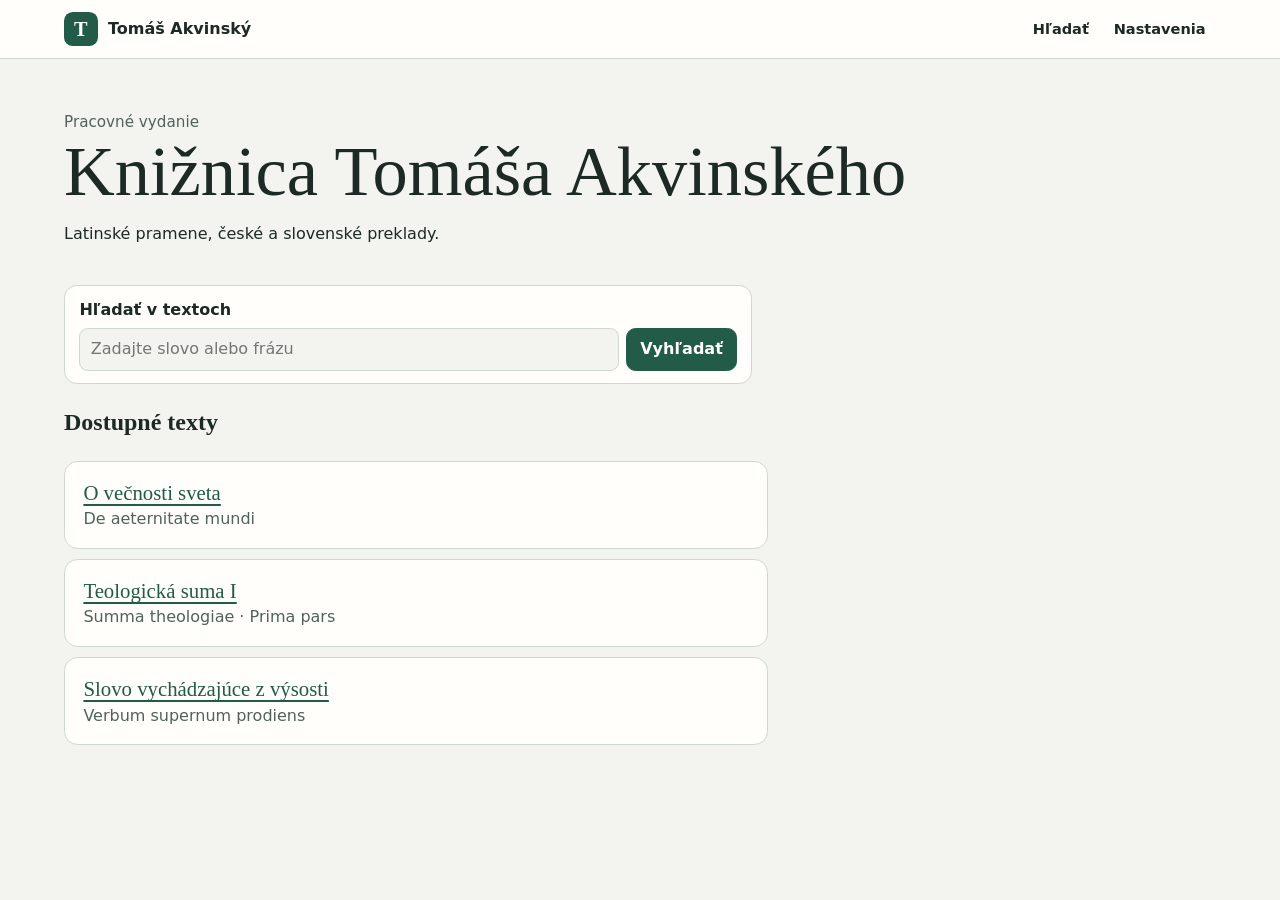
<file: docs/index.html>
<!doctype html>
<html lang="sk" data-work="" data-language="sk" data-standalone="false">
<head>
  <meta charset="utf-8">
  <meta name="viewport" content="width=device-width, initial-scale=1">
  <title>Knižnica · Tomáš Akvinský</title>
  <link rel="stylesheet" href="style.css">
</head>
<body>
  <a class="skip" href="#zaciatok">Preskočiť na obsah stránky</a>
  <header class="masthead">
    <div class="topbar">
      <a class="brand" href="index.html" aria-label="Tomáš Akvinský"><span aria-hidden="true" class="brand-mark">T</span><span>Tomáš Akvinský</span></a>
      <nav aria-label="Nástroje knižnice">

        <button type="button" id="show-search" hidden>Hľadať</button>
        <button type="button" data-open="nastavenia" hidden>Nastavenia</button>
      </nav>
    </div>
  </header>
  <main id="zaciatok">
        <header class="work-header">
          <div class="edition">Pracovné vydanie</div>
          <h1>Knižnica Tomáša Akvinského</h1>
          <p>Latinské pramene, české a slovenské preklady.</p>
        </header>

    <div class="search" data-search="" hidden>
      <form role="search" id="search">
        <label for="query">Hľadať v textoch</label>
        <div class="search-line">
          <input id="query" type="search" name="q" placeholder="Zadajte slovo alebo frázu" required>
          <button class="primary" type="submit">Vyhľadať</button>
        </div>
      </form>
      <p id="search-status" role="status"></p>
      <ul id="search-results"></ul>
    </div>
        <section class="catalog" aria-labelledby="catalog-title">
          <h2 id="catalog-title">Dostupné texty</h2>
          <ul><li><a href="de-aeternitate-mundi-sk.html" lang="sk">O večnosti sveta</a><span lang="la">De aeternitate mundi</span></li>
<li><a href="summa-theologiae-i-la.html" lang="sk">Teologická suma I</a><span lang="la">Summa theologiae · Prima pars</span></li>
<li><a href="verbum-supernum-sk.html" lang="sk">Slovo vychádzajúce z výsosti</a><span lang="la">Verbum supernum prodiens</span></li></ul>
        </section></main>
  <dialog id="nastavenia" aria-labelledby="settings-title">
    <div class="dialog-heading"><h2 id="settings-title">Nastavenia čítania</h2>
      <form method="dialog"><button>Zavrieť</button></form></div>
    <label for="theme">Motív</label>
    <select id="theme" name="theme">
      <option value="system">Podľa systému</option><option value="light">Svetlý</option><option value="dark">Tmavý</option>
    </select>
    <label for="accent">Farebný odtieň</label>
    <select id="accent" name="accent">
      <option value="green">Zelený</option><option value="blue">Jemne modrý</option>
      <option value="violet">Levanduľový</option><option value="amber">Teplý jantárový</option>
    </select>
    <label for="font">Písmo čítania</label>
    <select id="font" name="font">
      <option value="serif">Pätkové</option><option value="sans">Bezpätkové</option>
    </select>
    <label for="page-axis">Listovanie ťuknutím</label>
    <select id="page-axis" name="pageAxis" aria-describedby="tap-tip">
      <option value="horizontal">Ľavý a pravý okraj</option>
      <option value="vertical">Horný a dolný okraj</option>
      <option value="off">Vypnuté</option>
    </select>
    <p id="tap-tip" class="muted">Krajných 30 % obrazovky. Ľavá alebo horná zóna listuje späť, pravá alebo dolná dopredu.</p>
  </dialog>

  <script src="preferences.js" defer></script>
<script src="reader.js" defer></script>
<script src="search-index.js" defer></script>
<script src="search.js" defer></script>
</body>
</html>
</file>
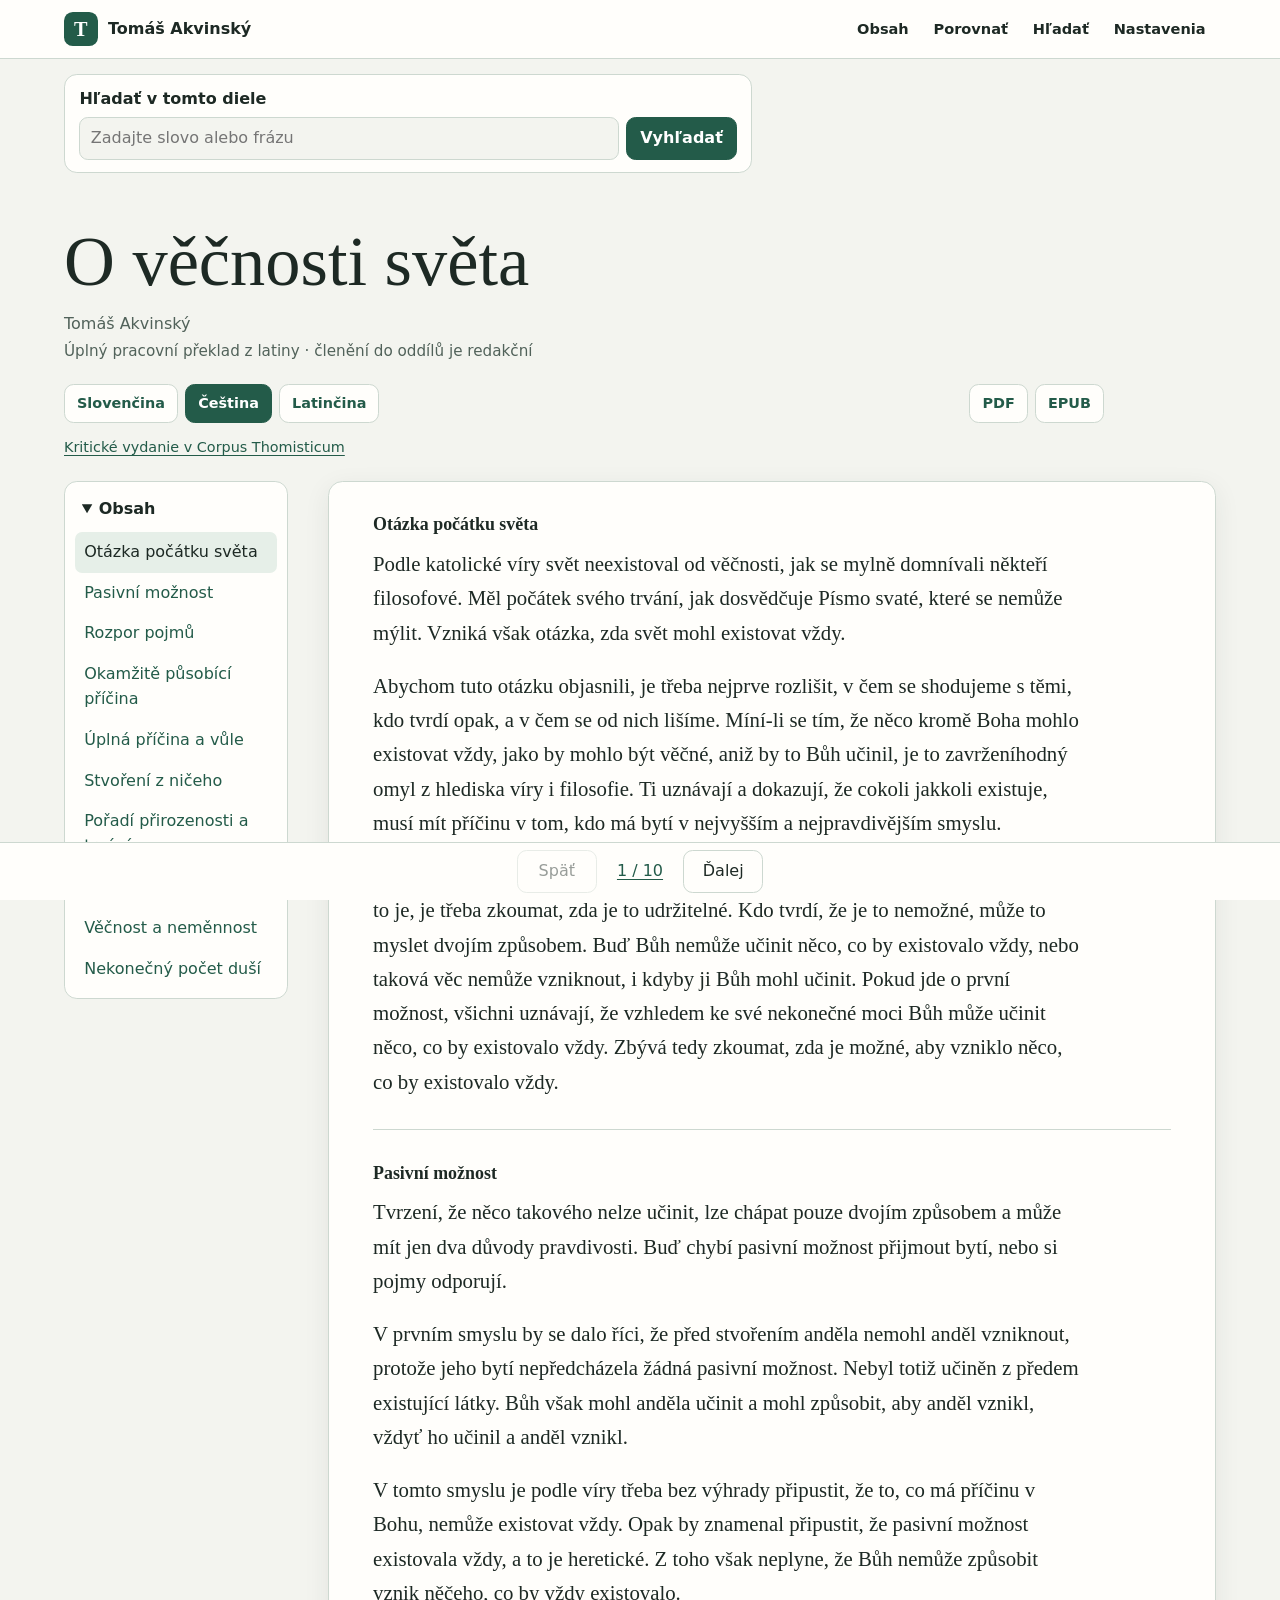
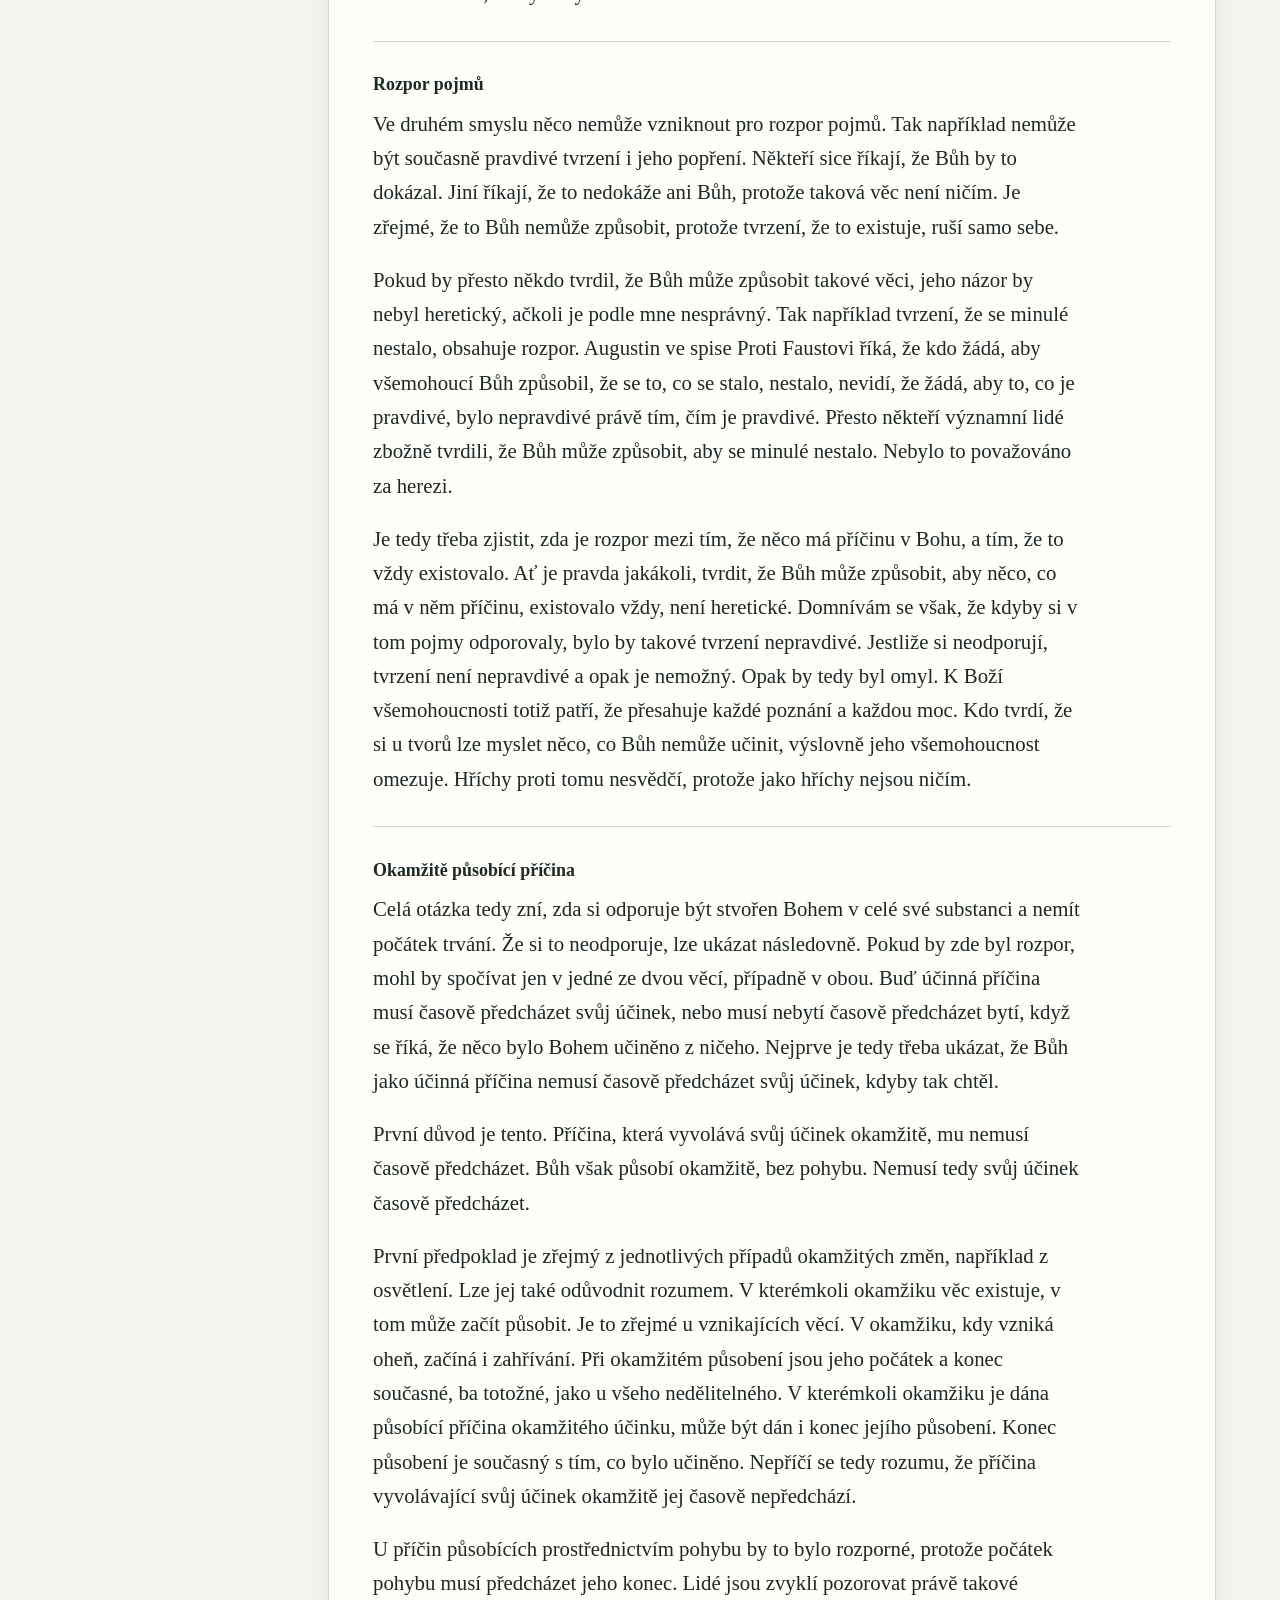
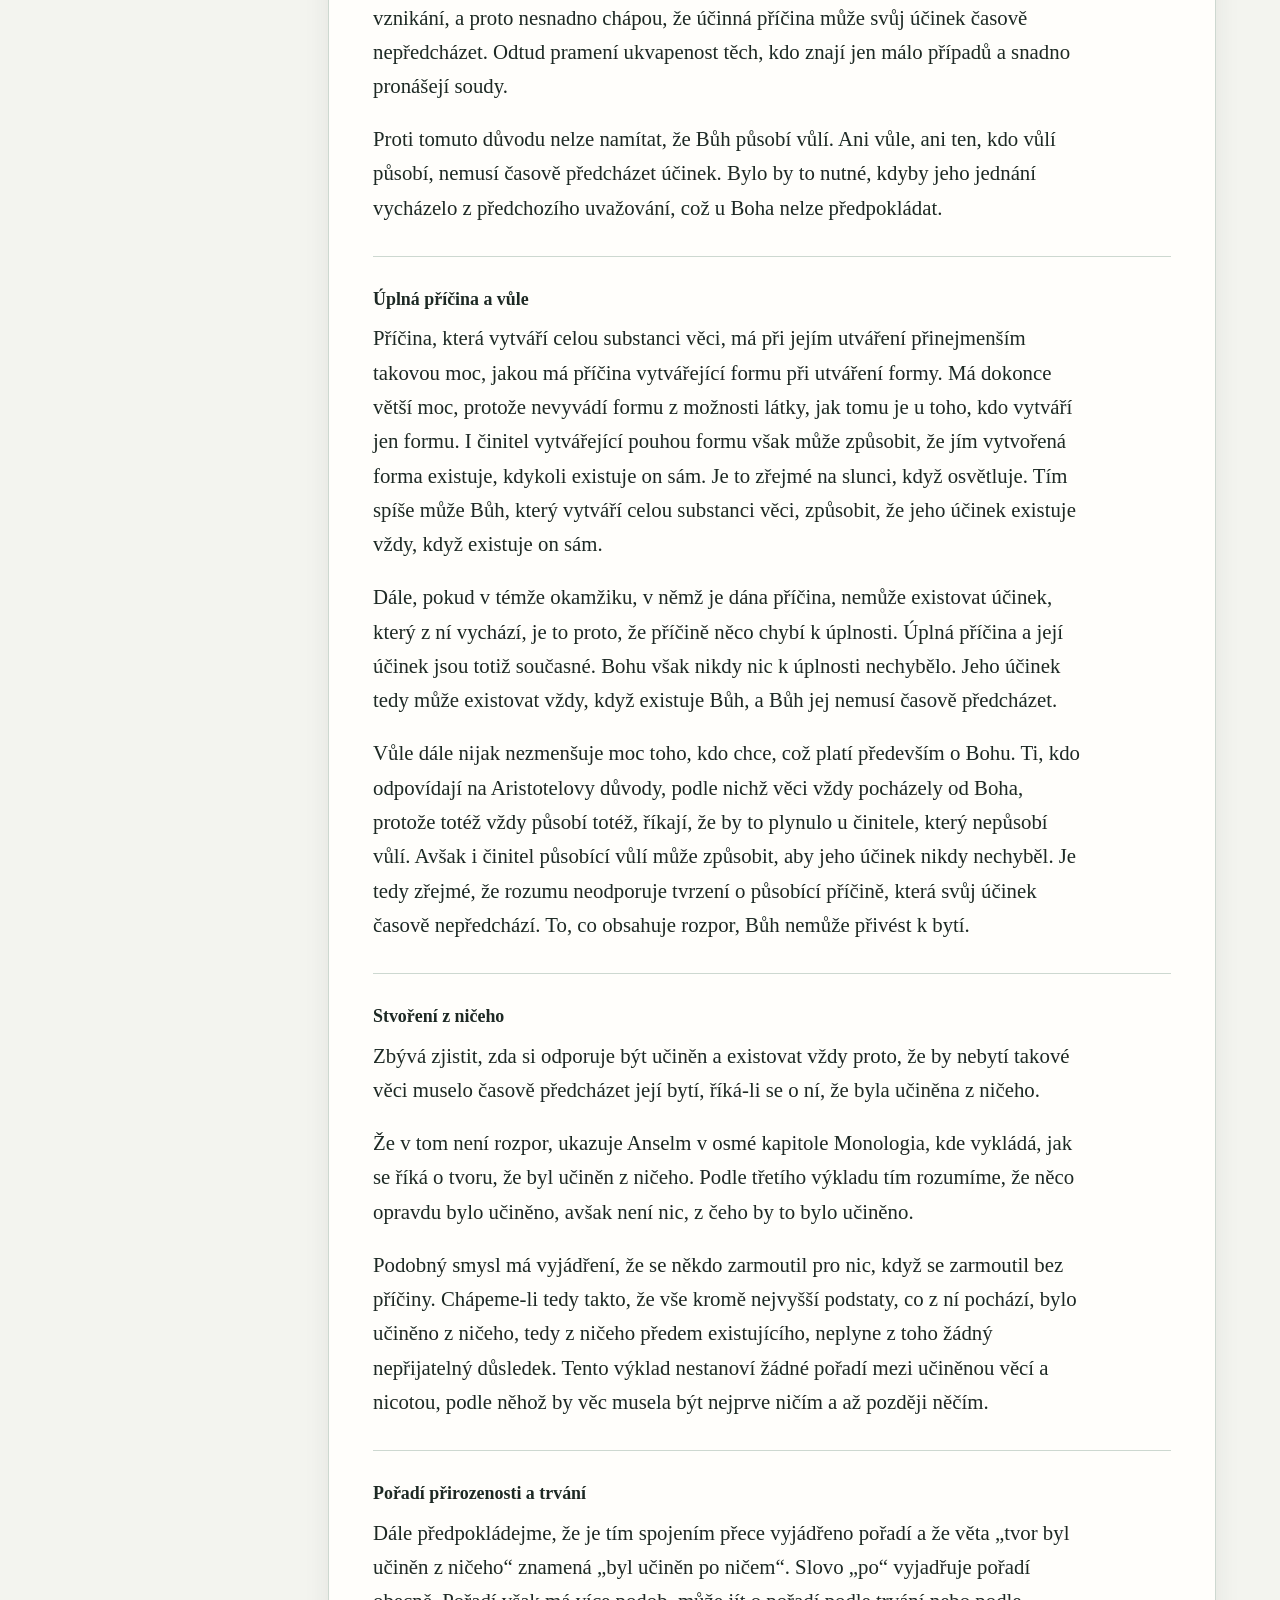
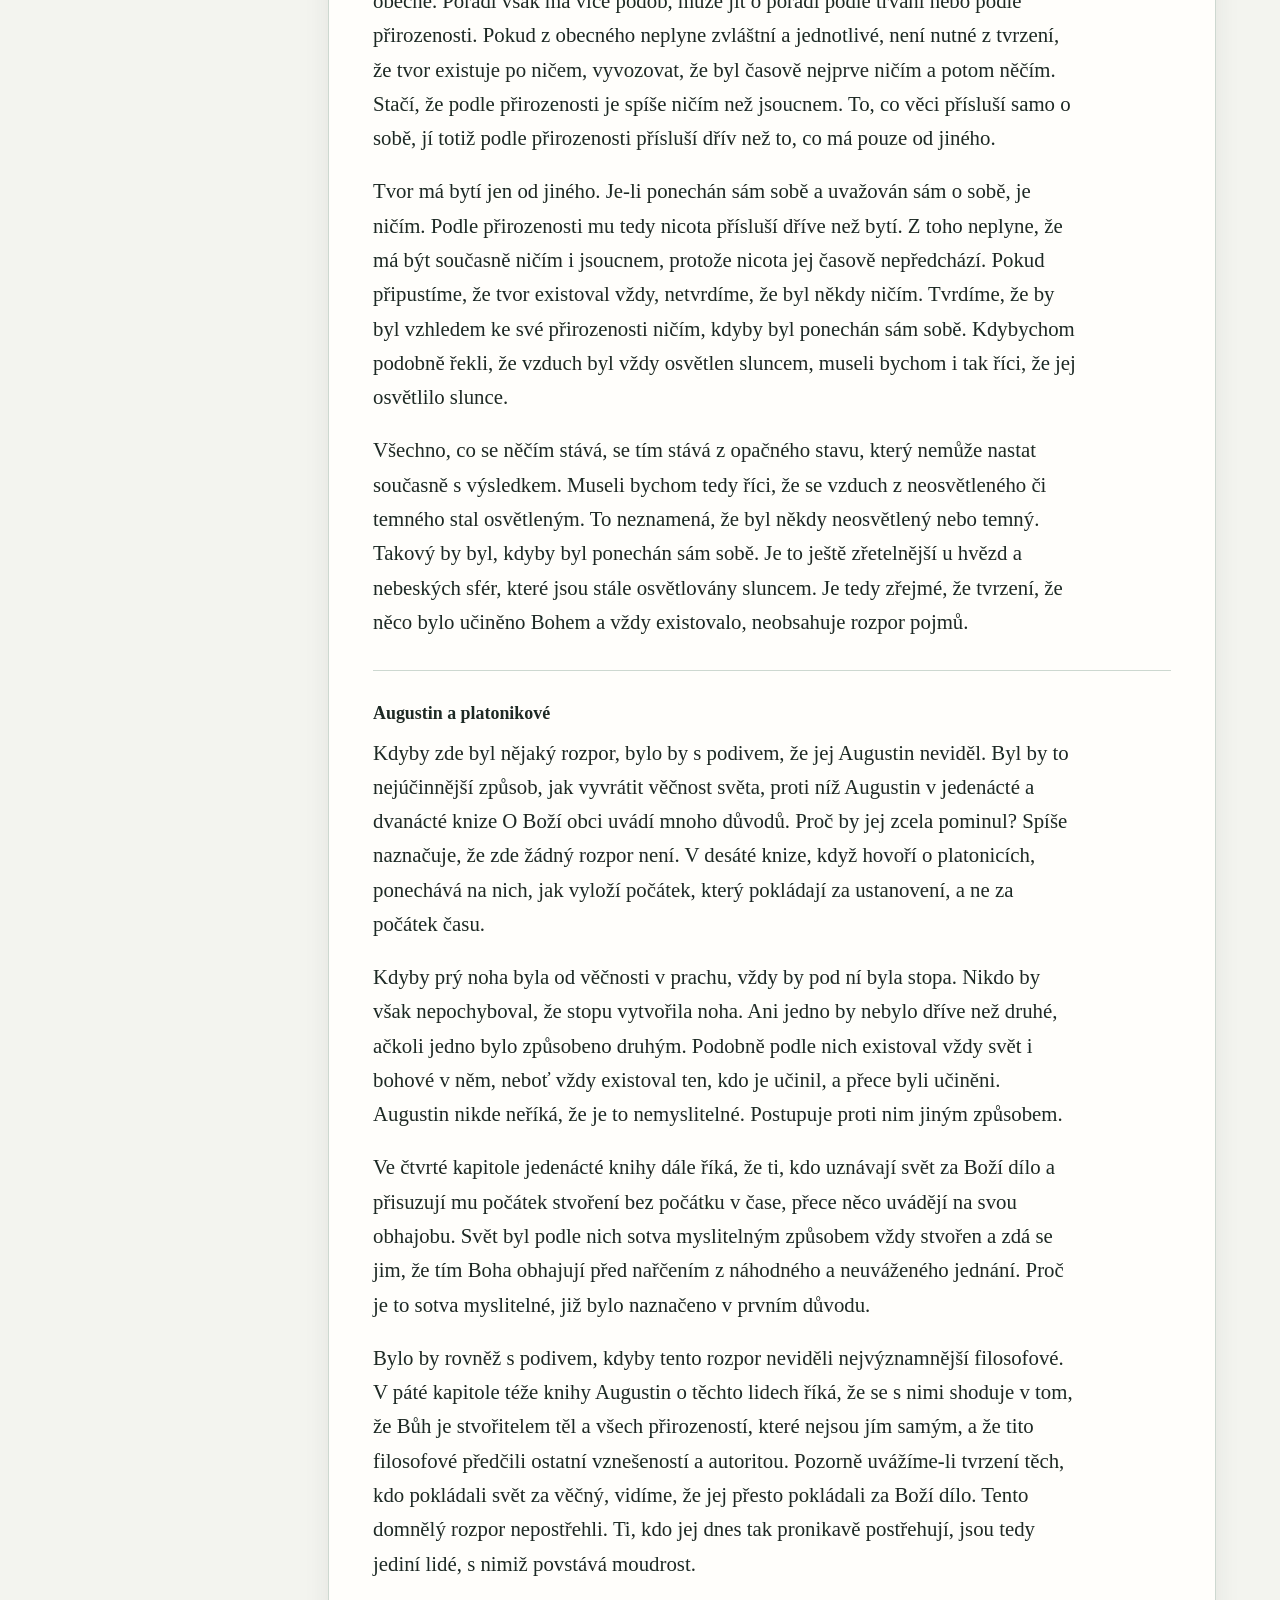
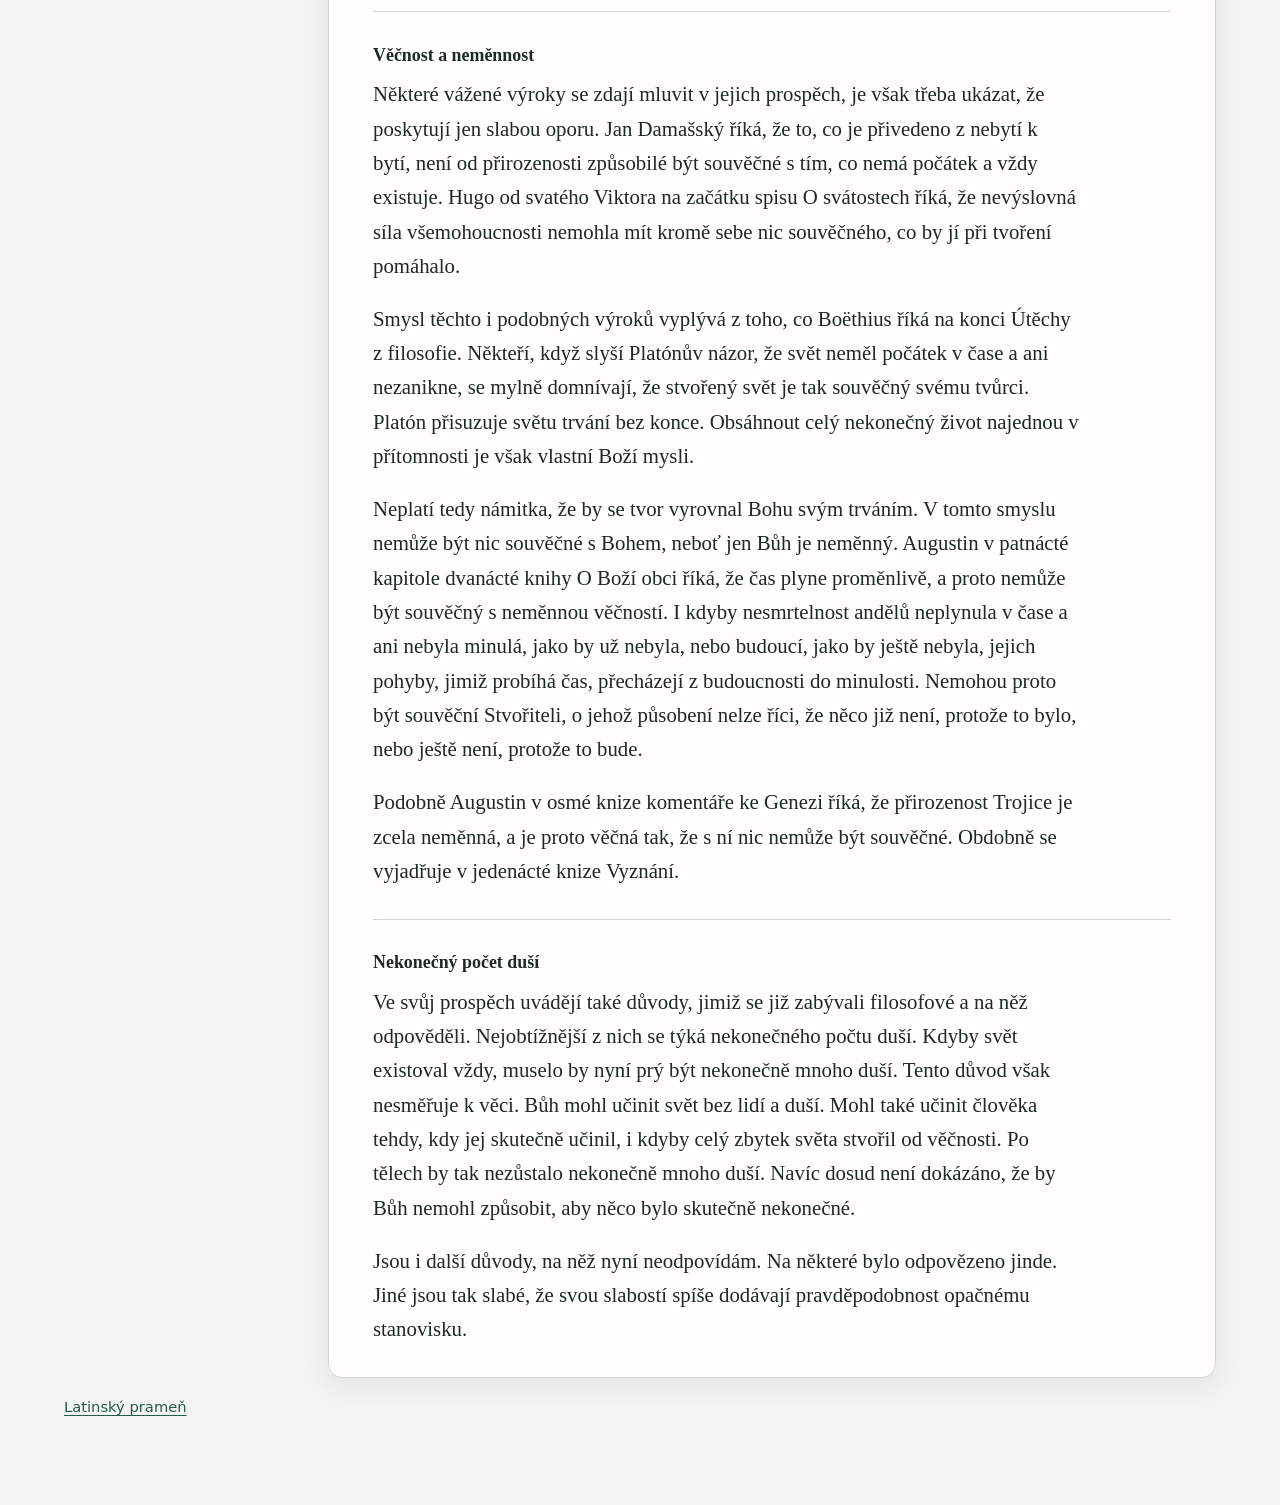
<file: docs/de-aeternitate-mundi-cs.html>
<!doctype html>
<html lang="sk" data-work="de-aeternitate-mundi" data-language="cs" data-standalone="false">
<head>
  <meta charset="utf-8">
  <meta name="viewport" content="width=device-width, initial-scale=1">
  <title>O věčnosti světa · Tomáš Akvinský</title>
  <link rel="stylesheet" href="style.css">
</head>
<body>
  <a class="skip" href="#zaciatok">Preskočiť na obsah stránky</a>
  <header class="masthead">
    <div class="topbar">
      <a class="brand" href="index.html" aria-label="Tomáš Akvinský"><span aria-hidden="true" class="brand-mark">T</span><span>Tomáš Akvinský</span></a>
      <nav aria-label="Nástroje knižnice">

      <a href="#obsah" class="contents-link">Obsah</a>
      <button type="button" data-open="porovnanie" hidden>Porovnať</button>

        <button type="button" id="show-search" hidden>Hľadať</button>
        <button type="button" data-open="nastavenia" hidden>Nastavenia</button>
      </nav>
    </div>
  </header>
  <main id="zaciatok">


    <div class="search" data-search="de-aeternitate-mundi" hidden>
      <form role="search" id="search">
        <label for="query">Hľadať v tomto diele</label>
        <div class="search-line">
          <input id="query" type="search" name="q" placeholder="Zadajte slovo alebo frázu" required>
          <button class="primary" type="submit">Vyhľadať</button>
        </div>
      </form>
      <p id="search-status" role="status"></p>
      <ul id="search-results"></ul>
    </div>
    <header class="work-header">
      <h1 lang="cs">O věčnosti světa</h1>
      <p class="author" lang="cs">Tomáš Akvinský</p>
      <p class="edition" lang="cs">Úplný pracovní překlad z latiny · členění do oddílů je redakční</p>
      <div class="actions">
        <nav class="languages" aria-label="Jazyk textu"><a data-passages="p01 p02 p03 p04 p05 p06 p07 p08 p09 p10" data-code="sk" href="de-aeternitate-mundi-sk.html" data-title="O večnosti sveta" data-author="Tomáš Akvinský" data-edition="Úplný pracovný preklad z latinčiny · členenie na oddiely je redakčné">Slovenčina</a><a data-passages="p01 p02 p03 p04 p05 p06 p07 p08 p09 p10" data-code="cs" href="de-aeternitate-mundi-cs.html" data-title="O věčnosti světa" data-author="Tomáš Akvinský" data-edition="Úplný pracovní překlad z latiny · členění do oddílů je redakční" aria-current=page>Čeština</a><a data-passages="p01 p02 p03 p04 p05 p06 p07 p08 p09 p10" data-code="la" href="de-aeternitate-mundi-la.html" data-title="De aeternitate mundi" data-author="Thomas de Aquino" data-edition="Opera omnia, tomus XVI, Parmae 1864, pp. 318–320 · textus emendatus">Latinčina</a></nav>
        <div class="downloads" aria-label="Stiahnuť text"><a href="output/pdf/de-aeternitate-mundi-cs.pdf" data-download-lang="cs" download="de-aeternitate-mundi-cs.pdf">PDF</a><a href="output/epub/de-aeternitate-mundi-cs.epub" data-download-lang="cs" download="de-aeternitate-mundi-cs.epub">EPUB</a></div>
      </div>
      <p class="reference-edition"><a href="https://www.corpusthomisticum.org/ocm.html">Kritické vydanie v Corpus Thomisticum</a></p>
    </header>
    <div class="layout">
      <details id="obsah" class="contents" open>
        <summary>Obsah</summary>
        <nav aria-label="Obsah diela"><ol><li data-entry="p01"><a href="#p01">Otázka počátku světa</a></li><li data-entry="p02"><a href="#p02">Pasivní možnost</a></li><li data-entry="p03"><a href="#p03">Rozpor pojmů</a></li><li data-entry="p04"><a href="#p04">Okamžitě působící příčina</a></li><li data-entry="p05"><a href="#p05">Úplná příčina a vůle</a></li><li data-entry="p06"><a href="#p06">Stvoření z ničeho</a></li><li data-entry="p07"><a href="#p07">Pořadí přirozenosti a trvání</a></li><li data-entry="p08"><a href="#p08">Augustin a platonikové</a></li><li data-entry="p09"><a href="#p09">Věčnost a neměnnost</a></li><li data-entry="p10"><a href="#p10">Nekonečný počet duší</a></li></ol></nav>
      </details>
      <article id="reading" class="prose"><section id="p01"><h2 lang="cs">Otázka počátku světa</h2><div class="translations"><div class="translation" lang="sk" data-code="sk" data-heading="Otázka začiatku sveta" data-available="true" hidden><h3 class="translation-label" lang="sk">Slovenčina</h3><p>Podľa katolíckej viery svet nejestvoval od večnosti, ako sa mylne domnievali niektorí filozofi. Mal začiatok svojho trvania, ako dosvedčuje Sväté písmo, ktoré sa nemôže mýliť. Vzniká však otázka, či svet mohol jestvovať vždy.</p><p>Aby sme túto otázku objasnili, treba najprv rozlíšiť, v čom súhlasíme s tými, ktorí tvrdia opak, a v čom sa od nich líšime. Ak sa tým myslí, že čosi okrem Boha mohlo jestvovať vždy, akoby mohlo byť večné bez toho, aby to Boh učinil, je to pohoršujúci omyl z hľadiska viery aj z hľadiska filozofov. Tí uznávajú a dokazujú, že čokoľvek akokoľvek jestvuje, musí mať príčinu v tom, kto má bytie v najvyššom a najpravdivejšom zmysle.</p><p>Ak sa však tým myslí, že niečo jestvovalo vždy a predsa je Boh jeho príčinou vo všetkom, čím je, treba preskúmať, či je to udržateľné. Kto tvrdí, že je to nemožné, môže to myslieť dvojako. Buď Boh nemôže učiniť niečo, čo by jestvovalo vždy, alebo taká vec nemôže vzniknúť, aj keby ju Boh mohol učiniť. Pokiaľ ide o prvú otázku, všetci uznávajú, že vzhľadom na nekonečnosť svojej moci Boh môže učiniť niečo, čo by jestvovalo vždy. Zostáva teda skúmať, či je možné, aby vzniklo niečo, čo by jestvovalo vždy.</p></div><div class="translation" lang="cs" data-code="cs" data-heading="Otázka počátku světa" data-available="true"><h3 class="translation-label" lang="sk">Čeština</h3><p>Podle katolické víry svět neexistoval od věčnosti, jak se mylně domnívali někteří filosofové. Měl počátek svého trvání, jak dosvědčuje Písmo svaté, které se nemůže mýlit. Vzniká však otázka, zda svět mohl existovat vždy.</p><p>Abychom tuto otázku objasnili, je třeba nejprve rozlišit, v čem se shodujeme s těmi, kdo tvrdí opak, a v čem se od nich lišíme. Míní-li se tím, že něco kromě Boha mohlo existovat vždy, jako by mohlo být věčné, aniž by to Bůh učinil, je to zavrženíhodný omyl z hlediska víry i filosofie. Ti uznávají a dokazují, že cokoli jakkoli existuje, musí mít příčinu v tom, kdo má bytí v nejvyšším a nejpravdivějším smyslu.</p><p>Míní-li se však, že něco existovalo vždy a přesto je Bůh jeho příčinou ve všem, čím to je, je třeba zkoumat, zda je to udržitelné. Kdo tvrdí, že je to nemožné, může to myslet dvojím způsobem. Buď Bůh nemůže učinit něco, co by existovalo vždy, nebo taková věc nemůže vzniknout, i kdyby ji Bůh mohl učinit. Pokud jde o první možnost, všichni uznávají, že vzhledem ke své nekonečné moci Bůh může učinit něco, co by existovalo vždy. Zbývá tedy zkoumat, zda je možné, aby vzniklo něco, co by existovalo vždy.</p></div><div class="translation" lang="la" data-code="la" data-heading="Quaestio de principio mundi" data-available="true" hidden><h3 class="translation-label" lang="sk">Latinčina</h3><p>Supposito, secundum fidem catholicam, mundum ab aeterno non fuisse, sicut quidam philosophi errantes posuerunt, sed quod mundus durationis initium habuerit, sicut Scriptura sacra, quae falli non potest, testatur; dubitatio mota est, utrum potuerit semper fuisse.</p><p>Cujus dubitationis ut veritas explicetur, primo distinguendum est quid est in quo cum dicentibus contrarium convenimus, et quid est illud in quo ab eis differimus.</p><p>Si enim intelligatur quod aliquid praeter Deum potuerit semper fuisse, quasi possit esse aliquid aeternum praeter eum, ab eo non factum: error abominabilis est non solum in fide, sed etiam apud philosophos, qui confitentur et probant quod omne quod est quoquo modo, esse non possit nisi causatum ab eo qui maxime et verissime habet esse.</p><p>Si autem intelligatur aliquid semper fuisse, et tamen causatum a Deo secundum totum quod in eo est: videndum est utrum hoc possit stare. Si autem dicatur hoc impossibile; vel hoc dicetur quia Deus non potuit facere aliquid quod semper fuerit, aut quia non potuit fieri, etiam si Deus posset facere.</p><p>In prima autem parte omnes consentiunt: scilicet in hoc quod Deus potuit facere aliquid quod semper fuerit, considerando potentiam ipsius infinitam. Restat igitur videre, utrum possibile sit aliquid fieri quod semper fuerit.</p></div></div></section><section id="p02"><h2 lang="cs">Pasivní možnost</h2><div class="translations"><div class="translation" lang="sk" data-code="sk" data-heading="Pasívna možnosť" data-available="true" hidden><h3 class="translation-label" lang="sk">Slovenčina</h3><p>Tvrdenie, že sa to nedá učiniť, môže mať len dva významy a dva dôvody pravdivosti. Buď chýba pasívna možnosť prijať bytie, alebo ide o rozpor pojmov.</p><p>V prvom zmysle by sa dalo povedať, že pred stvorením anjela anjel nemohol vzniknúť, lebo jeho bytiu nepredchádzala nijaká pasívna možnosť. Nebol totiž učinený z už jestvujúcej látky. Boh ho však mohol učiniť a mohol spôsobiť, aby anjel vznikol, veď ho učinil a anjel vznikol.</p><p>V tomto zmysle treba podľa viery bez výhrady pripustiť, že to, čo má príčinu v Bohu, nemôže jestvovať vždy. Opak by znamenal pripustiť, že pasívna možnosť jestvovala vždy, a to je heretické. Z toho však nevyplýva, že Boh nemôže spôsobiť vznik niečoho, čo by vždy jestvovalo.</p></div><div class="translation" lang="cs" data-code="cs" data-heading="Pasivní možnost" data-available="true"><h3 class="translation-label" lang="sk">Čeština</h3><p>Tvrzení, že něco takového nelze učinit, lze chápat pouze dvojím způsobem a může mít jen dva důvody pravdivosti. Buď chybí pasivní možnost přijmout bytí, nebo si pojmy odporují.</p><p>V prvním smyslu by se dalo říci, že před stvořením anděla nemohl anděl vzniknout, protože jeho bytí nepředcházela žádná pasivní možnost. Nebyl totiž učiněn z předem existující látky. Bůh však mohl anděla učinit a mohl způsobit, aby anděl vznikl, vždyť ho učinil a anděl vznikl.</p><p>V tomto smyslu je podle víry třeba bez výhrady připustit, že to, co má příčinu v Bohu, nemůže existovat vždy. Opak by znamenal připustit, že pasivní možnost existovala vždy, a to je heretické. Z toho však neplyne, že Bůh nemůže způsobit vznik něčeho, co by vždy existovalo.</p></div><div class="translation" lang="la" data-code="la" data-heading="Potentia passiva" data-available="true" hidden><h3 class="translation-label" lang="sk">Latinčina</h3><p>Si autem dicatur quod hoc non potest fieri; hoc non potest intelligi nisi duobus modis, vel duas causas veritatis habere: scilicet vel propter remotionem potentiae passivae, vel propter repugnantiam intellectuum.</p><p>Primo modo posset dici quod, antequam angelus sit factus, non poterat angelus fieri, quia non praecessit ad ejus esse aliqua potentia passiva, cum non sit factus ex materia praejacenti; tamen Deus poterat facere angelum, et poterat facere ut angelus fieret, quia fecit, et factus est.</p><p>Sic ergo intelligendo, simpliciter concedendum est, secundum fidem, quod non potest causatum a Deo semper esse: quia hoc ponere esset ponere potentiam passivam semper fuisse: quod haereticum est.</p><p>Tamen ex hoc non sequitur quod Deus non possit facere ut fiat semper aliquod ens. Secundo modo dicitur per repugnantiam intellectuum aliquid non posse fieri, sicut non potest fieri ut affirmatio et negatio sint simul vera; quamvis Deus hoc possit facere, ut quidam dicunt.</p></div></div></section><section id="p03"><h2 lang="cs">Rozpor pojmů</h2><div class="translations"><div class="translation" lang="sk" data-code="sk" data-heading="Rozpor pojmov" data-available="true" hidden><h3 class="translation-label" lang="sk">Slovenčina</h3><p>V druhom zmysle sa hovorí, že niečo nemôže vzniknúť pre rozpor pojmov. Tak napríklad nemôžu byť zároveň pravdivé tvrdenie aj jeho popretie. Niektorí síce tvrdia, že Boh by to dokázal. Iní hovoria, že to nedokáže ani Boh, lebo také niečo nie je nič. Je zrejmé, že to nemôže spôsobiť, pretože tvrdenie, že to jestvuje, popiera samo seba.</p><p>Ak by predsa niekto tvrdil, že Boh môže také veci spôsobiť, jeho názor by nebol heretický, hoci je podľa mňa nesprávny. Napríklad tvrdenie, že minulé sa nestalo, v sebe zahŕňa rozpor. Augustín v spise Proti Faustovi hovorí, že kto žiada, aby všemohúci Boh spôsobil, že sa to, čo sa stalo, nestalo, nevidí, že žiada, aby to, čo je pravdivé, bolo nepravdivé práve tým, čím je pravdivé. A predsa niektorí významní ľudia zbožne tvrdili, že Boh môže spôsobiť, aby sa minulé nestalo. Nepokladalo sa to za herézu.</p><p>Treba teda zistiť, či je rozpor medzi tým, že niečo má príčinu v Bohu, a tým, že to vždy jestvovalo. Nech je pravda akákoľvek, tvrdiť, že Boh môže spôsobiť, aby niečo, čo má v ňom príčinu, jestvovalo vždy, nie je heretické. Myslím si však, že ak by v tom bol rozpor, tvrdenie by bolo nepravdivé. Ak tam rozpor nie je, tvrdenie nie je nepravdivé a opak je nemožný. Tvrdil by omyl ten, kto by tvrdil opak. K Božej všemohúcnosti totiž patrí, že presahuje každé chápanie a každú moc. Kto tvrdí, že si pri tvoroch možno myslieť niečo, čo Boh nemôže učiniť, výslovne zmenšuje jeho všemohúcnosť. Hriechy tu nie sú protiargumentom, lebo ako hriechy nie sú ničím.</p></div><div class="translation" lang="cs" data-code="cs" data-heading="Rozpor pojmů" data-available="true"><h3 class="translation-label" lang="sk">Čeština</h3><p>Ve druhém smyslu něco nemůže vzniknout pro rozpor pojmů. Tak například nemůže být současně pravdivé tvrzení i jeho popření. Někteří sice říkají, že Bůh by to dokázal. Jiní říkají, že to nedokáže ani Bůh, protože taková věc není ničím. Je zřejmé, že to Bůh nemůže způsobit, protože tvrzení, že to existuje, ruší samo sebe.</p><p>Pokud by přesto někdo tvrdil, že Bůh může způsobit takové věci, jeho názor by nebyl heretický, ačkoli je podle mne nesprávný. Tak například tvrzení, že se minulé nestalo, obsahuje rozpor. Augustin ve spise Proti Faustovi říká, že kdo žádá, aby všemohoucí Bůh způsobil, že se to, co se stalo, nestalo, nevidí, že žádá, aby to, co je pravdivé, bylo nepravdivé právě tím, čím je pravdivé. Přesto někteří významní lidé zbožně tvrdili, že Bůh může způsobit, aby se minulé nestalo. Nebylo to považováno za herezi.</p><p>Je tedy třeba zjistit, zda je rozpor mezi tím, že něco má příčinu v Bohu, a tím, že to vždy existovalo. Ať je pravda jakákoli, tvrdit, že Bůh může způsobit, aby něco, co má v něm příčinu, existovalo vždy, není heretické. Domnívám se však, že kdyby si v tom pojmy odporovaly, bylo by takové tvrzení nepravdivé. Jestliže si neodporují, tvrzení není nepravdivé a opak je nemožný. Opak by tedy byl omyl. K Boží všemohoucnosti totiž patří, že přesahuje každé poznání a každou moc. Kdo tvrdí, že si u tvorů lze myslet něco, co Bůh nemůže učinit, výslovně jeho všemohoucnost omezuje. Hříchy proti tomu nesvědčí, protože jako hříchy nejsou ničím.</p></div><div class="translation" lang="la" data-code="la" data-heading="Repugnantia intellectuum" data-available="true" hidden><h3 class="translation-label" lang="sk">Latinčina</h3><p>Quidam vero dicunt quod nec Deus potest hujusmodi facere, quia hoc nihil est. Tamen manifestum est quod non potest facere ut hoc fiat, quia positio qua ponitur esse, destruit se ipsam.</p><p>Si tamen ponatur quod Deus hujusmodi potest facere ut fiat; positio non est haeretica, quamvis, ut credo, sit falsa, sicut quod praeteritum non fuerit, includit in se contradictionem.</p><p>Unde Augustinus in libro contra Faustum: « Quisque ita dicit: Si omnipotens est Deus, faciat ut quae facta sunt, facta non fuerint; non videt hoc se dicere: Si omnipotens est, faciat ut ea quae vera sunt, eo ipso quod vera sunt, falsa sint. »</p><p>Et tamen quidam magni pie dixerunt Deum posse facere de praeterito quod non fuerit praeteritum; nec fuit reputatum haereticum. Videndum est ergo utrum in his duobus sit repugnantia intellectuum, quod aliquid sit causatum a Deo, et tamen semper fuerit. Et quidquid de hoc verum sit, non erit haereticum dicere: quia hoc potest fieri a Deo ut aliquid causatum a Deo semper fuerit.</p><p>Tamen credo quod si esset repugnantia intellectuum, esset falsum. Si autem non est repugnantia intellectuum, non solum non est falsum, sed etiam est impossibile aliter esse, et erroneum, si aliter dicatur. Cum enim ad omnipotentiam Dei pertineat ut omnem intellectum et virtutem excedat, expresse omnipotentiae derogat qui dicit aliquid posse intelligi in creaturis, quod a Deo fieri non possit. Nec est instantia de peccatis, quae in quantum hujusmodi, nihil sunt.</p></div></div></section><section id="p04"><h2 lang="cs">Okamžitě působící příčina</h2><div class="translations"><div class="translation" lang="sk" data-code="sk" data-heading="Okamžite pôsobiaca príčina" data-available="true" hidden><h3 class="translation-label" lang="sk">Slovenčina</h3><p>Celá otázka teda znie, či si navzájom odporuje byť stvorený Bohom v celej svojej substancii a nemať začiatok trvania. Ukážeme, že si to neodporuje. Ak by tu bol rozpor, mal by len jednu z dvoch príčin, prípadne obe. Buď účinná príčina musí svoj účinok časovo predchádzať, alebo nebytím treba časovo predísť bytiu, keď hovoríme o stvorení z ničoho. Najprv treba ukázať, že Boh ako účinná príčina by nemusel časovo predchádzať svoj účinok, keby tak chcel.</p><p>Prvý dôvod je tento. Príčina, ktorá vyvoláva svoj účinok okamžite, mu nemusí časovo predchádzať. Boh však pôsobí okamžite, bez pohybu. Nemusí teda svoj účinok časovo predchádzať.</p><p>Prvý predpoklad vidno na jednotlivých prípadoch okamžitých zmien, ako je osvetlenie. Možno ho dokázať aj rozumom. V ktoromkoľvek okamihu vec jestvuje, v tom môže začať aj pôsobiť. Je to zrejmé pri veciach, ktoré vznikajú. V okamihu, keď vznikne oheň, začína sa aj zohrievanie. Pri okamžitom pôsobení sú jeho začiatok a koniec súčasné, ba sú totožné, ako pri všetkom nedeliteľnom. V okamihu, v ktorom je pôsobiaca príčina okamžitého účinku, teda môže byť prítomný aj koniec jej pôsobenia. Koniec pôsobenia je súčasný s tým, čo bolo učinené. Preto si možno bez rozporu myslieť príčinu, ktorá účinkuje okamžite a svoj účinok časovo nepredchádza.</p><p>Pri príčinách, ktoré pôsobia prostredníctvom pohybu, by to bolo rozporné, lebo začiatok pohybu musí predchádzať jeho koniec. Ľudia sú zvyknutí pozorovať práve takéto vznikanie, preto ťažko chápu, že príčina môže na účinok pôsobiť bez časového predstihu. Odtiaľ pochádza unáhlenosť tých, ktorí poznajú len málo prípadov a pritom s istotou vyslovujú závery.</p><p>Proti tomu nemožno namietať, že Boh pôsobí vôľou. Ani vôľa, ani ten, kto vôľou pôsobí, nemusia časovo predchádzať účinok. Bolo by to potrebné, ak by konal po rozvažovaní, čo je pri Bohu nemysliteľné.</p></div><div class="translation" lang="cs" data-code="cs" data-heading="Okamžitě působící příčina" data-available="true"><h3 class="translation-label" lang="sk">Čeština</h3><p>Celá otázka tedy zní, zda si odporuje být stvořen Bohem v celé své substanci a nemít počátek trvání. Že si to neodporuje, lze ukázat následovně. Pokud by zde byl rozpor, mohl by spočívat jen v jedné ze dvou věcí, případně v obou. Buď účinná příčina musí časově předcházet svůj účinek, nebo musí nebytí časově předcházet bytí, když se říká, že něco bylo Bohem učiněno z ničeho. Nejprve je tedy třeba ukázat, že Bůh jako účinná příčina nemusí časově předcházet svůj účinek, kdyby tak chtěl.</p><p>První důvod je tento. Příčina, která vyvolává svůj účinek okamžitě, mu nemusí časově předcházet. Bůh však působí okamžitě, bez pohybu. Nemusí tedy svůj účinek časově předcházet.</p><p>První předpoklad je zřejmý z jednotlivých případů okamžitých změn, například z osvětlení. Lze jej také odůvodnit rozumem. V kterémkoli okamžiku věc existuje, v tom může začít působit. Je to zřejmé u vznikajících věcí. V okamžiku, kdy vzniká oheň, začíná i zahřívání. Při okamžitém působení jsou jeho počátek a konec současné, ba totožné, jako u všeho nedělitelného. V kterémkoli okamžiku je dána působící příčina okamžitého účinku, může být dán i konec jejího působení. Konec působení je současný s tím, co bylo učiněno. Nepříčí se tedy rozumu, že příčina vyvolávající svůj účinek okamžitě jej časově nepředchází.</p><p>U příčin působících prostřednictvím pohybu by to bylo rozporné, protože počátek pohybu musí předcházet jeho konec. Lidé jsou zvyklí pozorovat právě takové vznikání, a proto nesnadno chápou, že účinná příčina může svůj účinek časově nepředcházet. Odtud pramení ukvapenost těch, kdo znají jen málo případů a snadno pronášejí soudy.</p><p>Proti tomuto důvodu nelze namítat, že Bůh působí vůlí. Ani vůle, ani ten, kdo vůlí působí, nemusí časově předcházet účinek. Bylo by to nutné, kdyby jeho jednání vycházelo z předchozího uvažování, což u Boha nelze předpokládat.</p></div><div class="translation" lang="la" data-code="la" data-heading="Causa subito agens" data-available="true" hidden><h3 class="translation-label" lang="sk">Latinčina</h3><p>In hoc ergo tota consistit quaestio, utrum esse creatum a Deo secundum totam substantiam, et non habere durationis principium, repugnent ad invicem, vel non. Quod autem non repugnent, sic ostenditur.</p><p>Si enim repugnant, hoc non est nisi propter alterum duorum, vel propter utrumque: aut quia oportet ut causa agens praecedat duratione; aut quia oportet quod non esse praecedat esse duratione, propter hoc dicitur creatum a Deo ex nihilo fieri. Primo ergo ostendendum quod non est necesse ut causa agens, scilicet Deus, praecedat duratione suum causatum, si ipse voluisset.</p><p>Primo sic. Nulla causa producens effectum suum subito, necessario praecedit effectum suum duratione. Sed Deus est causa producens effectum suum non per motum, sed subito. Ergo non est necessarium quod duratione praecedat effectum suum.</p><p>Primum patet per inductionem in omnibus mutationibus subitis, sicut est illuminatio et hujusmodi. Nihilominus potest probari per rationem sic. In quocumque instanti ponitur res esse, potest poni principium actionis ejus, ut patet in omnibus generabilibus: quia in illo instanti in quo incipit ignis, incipit esse calefactio.</p><p>Sed in operatione subita, simul, immo idem est principium et finis ejus, sicut in omnibus indivisibilibus. Ergo in quocumque instanti ponitur agens producens effectum suum subito, potest poni terminus actionis suae. Sed terminus actionis est simul cum ipso facto. Ergo non repugnat intellectui, si ponatur causa producens effectum suum subito non praecedere duratione causatum suum.</p><p>Repugnaret autem in causis producentibus effectus suos per motum: quia oportet quod principium motus praecedat finem ejus. Et quia homines consueti sunt considerare hujusmodi factiones quae sunt per motum; ideo non facile capiunt quod causa agens duratione effectum suum non praecedat. Et inde est quod multorum inexperti ad pauca respicientes enuntiant facile.</p><p>Nec potest huic rationi obviari, quia Deus est causa agens per voluntatem: quia non est necessarium quod voluntas praecedat duratione effectum suum, nec agens per voluntatem, nisi per hoc quod agit ex deliberatione; quod absit ut in Deo ponamus.</p></div></div></section><section id="p05"><h2 lang="cs">Úplná příčina a vůle</h2><div class="translations"><div class="translation" lang="sk" data-code="sk" data-heading="Úplná príčina a vôľa" data-available="true" hidden><h3 class="translation-label" lang="sk">Slovenčina</h3><p>Príčina, ktorá vytvára celú substanciu veci, má pri jej utváraní prinajmenšom takú moc, ako má príčina vytvárajúca iba formu pri utváraní formy. Má jej dokonca viac, pretože nevyníma formu z možnosti látky, ako ju vyníma ten, kto vytvára len formu. Aj činiteľ, ktorý vytvára len formu, môže pôsobiť tak, že ním vytvorená forma jestvuje zakaždým, keď jestvuje on sám. Je to zrejmé na slnku, ktoré osvetľuje. Tým skôr môže Boh, ktorý vytvára celú substanciu veci, spôsobiť, že jeho účinok jestvuje vždy, keď jestvuje on sám.</p><p>Ďalej, ak v tom istom okamihu, v ktorom jestvuje príčina, nemôže jestvovať účinok, ktorý z nej vychádza, je to preto, že príčine chýba niečo do úplnosti. Úplná príčina a jej účinok sú totiž súčasné. Bohu však nikdy nič do úplnosti nechýbalo. Jeho účinok teda môže jestvovať vždy, keď jestvuje Boh, a Boh ho nemusí časovo predchádzať.</p><p>Vôľa ďalej nijako nezmenšuje moc toho, kto chce, a to predovšetkým platí o Bohu. Tí, ktorí odpovedajú na Aristotelove dôvody, podľa ktorých veci vždy pochádzali od Boha, keďže to isté vždy pôsobí to isté, hovoria, že by to vyplývalo v prípade činiteľa, ktorý nekoná vôľou. Aj pri činiteľovi, ktorý koná vôľou, však môže byť účinok taký, že nikdy nechýba. Je teda zrejmé, že v tvrdení o príčine, ktorá účinok časovo nepredchádza, niet rozporu. To, čo obsahuje rozpor, Boh nemôže priviesť k bytiu.</p></div><div class="translation" lang="cs" data-code="cs" data-heading="Úplná příčina a vůle" data-available="true"><h3 class="translation-label" lang="sk">Čeština</h3><p>Příčina, která vytváří celou substanci věci, má při jejím utváření přinejmenším takovou moc, jakou má příčina vytvářející formu při utváření formy. Má dokonce větší moc, protože nevyvádí formu z možnosti látky, jak tomu je u toho, kdo vytváří jen formu. I činitel vytvářející pouhou formu však může způsobit, že jím vytvořená forma existuje, kdykoli existuje on sám. Je to zřejmé na slunci, když osvětluje. Tím spíše může Bůh, který vytváří celou substanci věci, způsobit, že jeho účinek existuje vždy, když existuje on sám.</p><p>Dále, pokud v témže okamžiku, v němž je dána příčina, nemůže existovat účinek, který z ní vychází, je to proto, že příčině něco chybí k úplnosti. Úplná příčina a její účinek jsou totiž současné. Bohu však nikdy nic k úplnosti nechybělo. Jeho účinek tedy může existovat vždy, když existuje Bůh, a Bůh jej nemusí časově předcházet.</p><p>Vůle dále nijak nezmenšuje moc toho, kdo chce, což platí především o Bohu. Ti, kdo odpovídají na Aristotelovy důvody, podle nichž věci vždy pocházely od Boha, protože totéž vždy působí totéž, říkají, že by to plynulo u činitele, který nepůsobí vůlí. Avšak i činitel působící vůlí může způsobit, aby jeho účinek nikdy nechyběl. Je tedy zřejmé, že rozumu neodporuje tvrzení o působící příčině, která svůj účinek časově nepředchází. To, co obsahuje rozpor, Bůh nemůže přivést k bytí.</p></div><div class="translation" lang="la" data-code="la" data-heading="Causa completa et voluntas" data-available="true" hidden><h3 class="translation-label" lang="sk">Latinčina</h3><p>Praeterea. Causa producens totam rei substantiam non minus potest in producendo totam substantiam, quam causa producens formam in productione formae: immo multo magis; quia non producit educendo de potentia materiae, sicut est in eo qui producit formam.</p><p>Sed aliquod agens quod producit solum formam, potest in hoc ut forma ab eo producta sit quandocumque ipsum est, ut patet in sole illuminante. Ergo multo fortius Deus, qui producit totam rei substantiam, potest facere ut causatum suum sit quandocumque ipse est.</p><p>Praeterea. Si aliqua sit causa, qua posita in aliquo instanti non possit poni effectus ejus ab ea procedens in eodem instanti, hoc non est, nisi quia illi causae deest aliquid de complemento: causa enim completa et causatum sunt simul. Sed Deo nunquam defuit aliquid de complemento. Ergo causatum ejus semper potest poni, eo posito; et ita non est necessarium quod duratione praecedat.</p><p>Praeterea. Voluntas volenti nihil minuit de virtute ejus, et praecipue in Deo. Sed omnes solventes ad rationes Aristotelis, quibus probatur res semper fuisse a Deo per hoc quod idem semper facit idem, dicunt quod hoc sequeretur, si non esset agens per voluntatem. Ergo et si ponatur agens per voluntatem, nihilominus sequitur quod potest facere ut causatum ab eo nunquam non sit.</p><p>Et ita patet quod non repugnat intellectui quod dicitur causa agens non praecedere effectum suum duratione; quia in illis quae repugnant intellectui Deus non potest facere ut illud sit.</p></div></div></section><section id="p06"><h2 lang="cs">Stvoření z ničeho</h2><div class="translations"><div class="translation" lang="sk" data-code="sk" data-heading="Stvorenie z ničoho" data-available="true" hidden><h3 class="translation-label" lang="sk">Slovenčina</h3><p>Zostáva zistiť, či si odporuje byť učinený a vždy jestvovať preto, že nebytie takej veci by muselo časovo predchádzať jej bytie, keď sa o nej hovorí, že bola učinená z ničoho.</p><p>Že tu niet rozporu, ukazuje Anzelm v ôsmej kapitole Monológia, kde vysvetľuje, ako sa o tvorovi hovorí, že bol učinený z ničoho. Podľa jeho tretieho výkladu tým rozumieme, že niečo naozaj bolo učinené, ale niet ničoho, z čoho by to bolo učinené.</p><p>Podobný význam má výrok, že sa niekto zarmútil pre nič, keď sa zarmútil bez príčiny. Ak teda takto chápeme, že všetko okrem najvyššej podstaty, čo od nej pochádza, bolo učinené z ničoho, čiže z ničoho už jestvujúceho, nevyplýva z toho nič neprijateľné. Tento výklad nestanovuje nijaké poradie medzi učinenou vecou a ničotou, podľa ktorého by vec najprv musela byť ničím a až potom niečím.</p></div><div class="translation" lang="cs" data-code="cs" data-heading="Stvoření z ničeho" data-available="true"><h3 class="translation-label" lang="sk">Čeština</h3><p>Zbývá zjistit, zda si odporuje být učiněn a existovat vždy proto, že by nebytí takové věci muselo časově předcházet její bytí, říká-li se o ní, že byla učiněna z ničeho.</p><p>Že v tom není rozpor, ukazuje Anselm v osmé kapitole Monologia, kde vykládá, jak se říká o tvoru, že byl učiněn z ničeho. Podle třetího výkladu tím rozumíme, že něco opravdu bylo učiněno, avšak není nic, z čeho by to bylo učiněno.</p><p>Podobný smysl má vyjádření, že se někdo zarmoutil pro nic, když se zarmoutil bez příčiny. Chápeme-li tedy takto, že vše kromě nejvyšší podstaty, co z ní pochází, bylo učiněno z ničeho, tedy z ničeho předem existujícího, neplyne z toho žádný nepřijatelný důsledek. Tento výklad nestanoví žádné pořadí mezi učiněnou věcí a nicotou, podle něhož by věc musela být nejprve ničím a až později něčím.</p></div><div class="translation" lang="la" data-code="la" data-heading="Creatio ex nihilo" data-available="true" hidden><h3 class="translation-label" lang="sk">Latinčina</h3><p>Nunc restat videre an repugnet intellectui aliquid factum nunquam non fuisse propter hoc quod necessarium sit non esse ejus esse duratione praecedere, propter hoc quod dicitur ex nihilo factum esse.</p><p>Sed quod hoc in nullo repugnet, ostenditur per dictum Anselmi in Monologio, cap. 8, exponentis quomodo creatura dicatur facta ex nihilo. &quot;Tertia&quot;, inquit, &quot; interpretatio, qua dicitur aliquid esse factum ex nihilo, est cum intelligimus esse quidem factum, sed non esse aliquid unde sit factum&quot;.</p><p>Per similem significationem dici videtur, cum tristatur sine causa, dicitur contristatus de nihilo. Secundum igitur hunc sensum, si intelligatur quod supra conclusum est, quia praeter summam essentiam cuncta quae sunt ab eadem, ex nihilo facta sunt, id est, non ex aliquo: nihil inconveniens sequetur.</p><p>Inde patet quod secundum hanc expositionem non ponitur aliquis ordo ejus quod factum est ad nihil, quasi oportuerit prius quod factum est, nihil fuisse, et postmodum aliquid esse.</p></div></div></section><section id="p07"><h2 lang="cs">Pořadí přirozenosti a trvání</h2><div class="translations"><div class="translation" lang="sk" data-code="sk" data-heading="Poradie prirodzenosti a trvania" data-available="true" hidden><h3 class="translation-label" lang="sk">Slovenčina</h3><p>Pripusťme ďalej, že v spojení je predsa vyjadrené poradie a veta „tvor bol učinený z ničoho“ znamená „bol učinený po ničom“. Slovo „po“ vyjadruje poradie všeobecne. Poradie je však rozličné. Môže ísť o poradie podľa trvania alebo podľa prirodzenosti. Ak zo všeobecného nevyplýva zvláštne a jednotlivé, netreba z výroku, že tvor jestvuje po ničom, vyvodiť, že v čase bol najprv ničím a až neskôr niečím. Stačí, že podľa prirodzenosti je skôr ničím než súcnom. To, čo veci patrí samo osebe, jej totiž podľa prirodzenosti patrí skôr než to, čo má iba od iného.</p><p>Tvor má svoje bytie iba od iného. Ak naň hľadíme sám osebe a ponecháme ho na seba, je ničím. Podľa prirodzenosti je mu teda ničota prv než bytie. Z toho nevyplýva, že je zároveň ničím aj súcnom, lebo ničota mu nepredchádza v čase. Ak pripustíme, že tvor jestvoval vždy, nehovoríme, že niekedy bol ničím. Hovoríme, že má takú prirodzenosť, že bez iného by bol ničím. Podobne, keby bol vzduch vždy osvetlený slnkom, predsa by sme museli povedať, že ho osvetlilo slnko.</p><p>Všetko, čo sa niečím stáva, sa tým stáva z opačného stavu, ktorý s výsledkom nie je súčasne možný. Museli by sme teda povedať, že vzduch sa stal svetlým z nesvetlého či tmavého. To neznamená, že niekedy skutočne bol nesvetlý alebo tmavý. Taký by bol, keby ho slnko ponechalo na seba. Výraznejšie to vidno na hviezdach a nebeských sférach, ktoré slnko neprestajne osvetľuje. Tvrdenie, že niečo bolo učinené Bohom a vždy jestvovalo, preto neobsahuje rozpor pojmov.</p></div><div class="translation" lang="cs" data-code="cs" data-heading="Pořadí přirozenosti a trvání" data-available="true"><h3 class="translation-label" lang="sk">Čeština</h3><p>Dále předpokládejme, že je tím spojením přece vyjádřeno pořadí a že věta „tvor byl učiněn z ničeho“ znamená „byl učiněn po ničem“. Slovo „po“ vyjadřuje pořadí obecně. Pořadí však má více podob, může jít o pořadí podle trvání nebo podle přirozenosti. Pokud z obecného neplyne zvláštní a jednotlivé, není nutné z tvrzení, že tvor existuje po ničem, vyvozovat, že byl časově nejprve ničím a potom něčím. Stačí, že podle přirozenosti je spíše ničím než jsoucnem. To, co věci přísluší samo o sobě, jí totiž podle přirozenosti přísluší dřív než to, co má pouze od jiného.</p><p>Tvor má bytí jen od jiného. Je-li ponechán sám sobě a uvažován sám o sobě, je ničím. Podle přirozenosti mu tedy nicota přísluší dříve než bytí. Z toho neplyne, že má být současně ničím i jsoucnem, protože nicota jej časově nepředchází. Pokud připustíme, že tvor existoval vždy, netvrdíme, že byl někdy ničím. Tvrdíme, že by byl vzhledem ke své přirozenosti ničím, kdyby byl ponechán sám sobě. Kdybychom podobně řekli, že vzduch byl vždy osvětlen sluncem, museli bychom i tak říci, že jej osvětlilo slunce.</p><p>Všechno, co se něčím stává, se tím stává z opačného stavu, který nemůže nastat současně s výsledkem. Museli bychom tedy říci, že se vzduch z neosvětleného či temného stal osvětleným. To neznamená, že byl někdy neosvětlený nebo temný. Takový by byl, kdyby byl ponechán sám sobě. Je to ještě zřetelnější u hvězd a nebeských sfér, které jsou stále osvětlovány sluncem. Je tedy zřejmé, že tvrzení, že něco bylo učiněno Bohem a vždy existovalo, neobsahuje rozpor pojmů.</p></div><div class="translation" lang="la" data-code="la" data-heading="Ordo naturae et durationis" data-available="true" hidden><h3 class="translation-label" lang="sk">Latinčina</h3><p>Praeterea, supponatur quod ordo ad nihil in propositione importatus remaneat affirmatus, ut sit sensus, creatura facta est ex nihilo, id est, facta est post nihil: haec dictio &quot;post&quot; ordinem importat absolute.</p><p>Sed ordo multiplex est: scilicet durationis et naturae. Si igitur ex communi et universali non sequitur proprium et particulare, non erit necessarium ut, propter hoc quod creatura esse post nihil dicitur, prius duratione fuerit nihil, et postea fuerit aliquid; sed sufficit, si prius natura sit nihil, quam ens; prius enim inest unicuique naturaliter quod convenit sibi in se, quam quod solum ex alio habet.</p><p>Esse autem non habet creatura nisi ab alio; sibi autem relicta in se considerata nihil est: unde prius naturaliter inest sibi nihil, quam esse. Nec oportet quod propter hoc sit simul nihil et ens, quia duratione non praecessit: non enim ponitur, si creatura semper fuit, ut in aliquo tempore nihil sit; sed ponitur quod natura ejus est talis, quod esset nihil, si sibi relinqueretur: ut si dicamus aerem semper fuisse illuminatum a sole, oportebit dicere quod aer est factus lucidus a sole.</p><p>Et quia omne quod fit, ex incontingenti fit, id est, ex eo quod non contingit simul esse cum eo quod dicitur fieri; oportebit dicere quod sit factus lucidus ex non lucido, vel tenebroso: non ita quod umquam fuerit non lucidus vel tenebrosus, sed quia esset talis, si sibi soli relinqueretur.</p><p>Et hoc expressius patet in stellis et orbibus qui semper illuminantur a sole. Sic ergo patet quod in hoc quod dicitur aliquid factum esse a Deo et nunquam non fuisse, non est intellectus aliqua repugnantia.</p></div></div></section><section id="p08"><h2 lang="cs">Augustin a platonikové</h2><div class="translations"><div class="translation" lang="sk" data-code="sk" data-heading="Augustín a platonici" data-available="true" hidden><h3 class="translation-label" lang="sk">Slovenčina</h3><p>Ak by v tom bol rozpor, je udivujúce, že ho Augustín nevidel. Bol by to najúčinnejší spôsob vyvrátenia večnosti sveta, proti ktorej uvádza mnohé dôvody v jedenástej a dvanástej knihe O Božej obci. Prečo by ho celkom vynechal? Skôr naznačuje, že tu rozpor nie je. V desiatej knihe, keď hovorí o platonikoch, necháva na nich, ako si vysvetlia začiatok, ktorý pokladajú za ustanovenie, a nie za začiatok času.</p><p>Keby bola, hovoria, noha od večnosti v prachu, vždy by pod ňou bola stopa. Nikto by však nepochyboval, že stopu urobila noha. Jedno by nebolo skôr než druhé, hoci jedno bolo spôsobené druhým. Podobne podľa nich svet i bohovia v ňom vždy jestvovali, lebo vždy jestvoval ten, kto ich učinil, a predsa boli učinení. Augustín nehovorí, že je to nemysliteľné. Proti nim postupuje inak.</p><p>V štvrtej kapitole jedenástej knihy ďalej hovorí, že tí, ktorí uznávajú svet za Božie dielo a pripisujú mu začiatok stvorenia bez začiatku v čase, predsa čosi hovoria na svoju obranu. Podľa nich bol svet spôsobom sotva pochopiteľným vždy stvorený a zdá sa im, že tým obraňujú Boha pred obvinením z náhodného a neuváženého konania. Prečo je to sotva pochopiteľné, bolo už naznačené v prvom dôvode.</p><p>Podivuhodné by aj bolo, keby tento rozpor nevideli najvýznamnejší filozofi. Augustín o nich v piatej kapitole tej istej knihy hovorí, že sa s nimi zhoduje v tom, že Boh je stvoriteľ tiel a všetkých prirodzeností, ktoré nie sú ním samým, a že títo filozofi prevýšili ostatných vznešenosťou aj autoritou. Keď pozorne uvážime výrok tých, ktorí pokladali svet za večný, vidíme, že ho zároveň pokladali za Božie dielo. Nijaký takýto rozpor nepostrehli. Tí, ktorí ho dnes tak prenikavo postrehujú, sú teda jediní ľudia, s ktorými sa rodí múdrosť.</p></div><div class="translation" lang="cs" data-code="cs" data-heading="Augustin a platonikové" data-available="true"><h3 class="translation-label" lang="sk">Čeština</h3><p>Kdyby zde byl nějaký rozpor, bylo by s podivem, že jej Augustin neviděl. Byl by to nejúčinnější způsob, jak vyvrátit věčnost světa, proti níž Augustin v jedenácté a dvanácté knize O Boží obci uvádí mnoho důvodů. Proč by jej zcela pominul? Spíše naznačuje, že zde žádný rozpor není. V desáté knize, když hovoří o platonicích, ponechává na nich, jak vyloží počátek, který pokládají za ustanovení, a ne za počátek času.</p><p>Kdyby prý noha byla od věčnosti v prachu, vždy by pod ní byla stopa. Nikdo by však nepochyboval, že stopu vytvořila noha. Ani jedno by nebylo dříve než druhé, ačkoli jedno bylo způsobeno druhým. Podobně podle nich existoval vždy svět i bohové v něm, neboť vždy existoval ten, kdo je učinil, a přece byli učiněni. Augustin nikde neříká, že je to nemyslitelné. Postupuje proti nim jiným způsobem.</p><p>Ve čtvrté kapitole jedenácté knihy dále říká, že ti, kdo uznávají svět za Boží dílo a přisuzují mu počátek stvoření bez počátku v čase, přece něco uvádějí na svou obhajobu. Svět byl podle nich sotva myslitelným způsobem vždy stvořen a zdá se jim, že tím Boha obhajují před nařčením z náhodného a neuváženého jednání. Proč je to sotva myslitelné, již bylo naznačeno v prvním důvodu.</p><p>Bylo by rovněž s podivem, kdyby tento rozpor neviděli nejvýznamnější filosofové. V páté kapitole téže knihy Augustin o těchto lidech říká, že se s nimi shoduje v tom, že Bůh je stvořitelem těl a všech přirozeností, které nejsou jím samým, a že tito filosofové předčili ostatní vznešeností a autoritou. Pozorně uvážíme-li tvrzení těch, kdo pokládali svět za věčný, vidíme, že jej přesto pokládali za Boží dílo. Tento domnělý rozpor nepostřehli. Ti, kdo jej dnes tak pronikavě postřehují, jsou tedy jediní lidé, s nimiž povstává moudrost.</p></div><div class="translation" lang="la" data-code="la" data-heading="Augustinus et Platonici" data-available="true" hidden><h3 class="translation-label" lang="sk">Latinčina</h3><p>Si enim esset aliqua repugnantia, mirum est quomodo Augustinus eam non vidit; quia haec efficacissima via esset ad improbandum aeternitatem mundi, cum tamen ipse multis rationibus impugnet aeternitatem mundi in 11 et 12 de Civ. Dei. Hanc autem unde omnino praetermittit?</p><p>Quinimmo innuere videtur quod non sit ibi repugnantia intellectuum: unde dicit 10 de Civ. Dei, cap. 31 de Platonicis loquens: &quot;Id quomodo intelligant, viderint non esse hoc videlicet temporis, sed substitutionis initium. Sicut enim, inquiunt, si pes semper ex aeternitate fuisset in pulvere, semper ei subesset vestigium, quod tamen vestigium ex calcante factum nemo dubitaret; nec alterum altero prius esset, quamvis alterum ab altero factum esset: sic, inquiunt, et mundus et dii in illo creati semper fuerunt, semper existente eo, qui fecit et tamen facti sunt».</p><p>Nec unquam dicit hoc non posse intelligi; sed alio modo procedit contra eos. Item dicit, 11 lib., 4 cap: &quot;Qui autem a Deo quidem factum mundum fatentur, non tamen eum temporis volunt habere, sed suae creationis initium, ut modo quodam vix intelligibili semper sit factus; dicunt quidem aliquid, unde sibi Deum videntur velut a fortuita temeritate defendere&quot;.</p><p>Causa autem quare vix est intelligibilis, tacta est prima ratione.</p><p>Mirum est etiam quomodo nobilissimi philosophorum hanc repugnantiam non viderunt. Dicit enim Augustinus in eodem lib., cap. 5, contra illos loquens de quibus in praecedenti auctoritate facta est mentio. &quot;Cum his enim agimus, qui etiam Deum corporum et omnium naturarum quae non sunt quod ipse creatorem nobiscum sentiunt&quot;; de quibus postea subdit: &quot;Isti Philosophi caeteros nobilitate atque auctoritate vicerunt ».</p><p>Et hoc etiam patet diligenter consideranti dictum eorum qui posuerunt mundum semper fuisse: quia nihilominus ponunt eum a Deo factum, nihil de hac repugnantia intellectuum sentientes. Ergo illi qui tam subtiliter eam percipiunt, soli sunt homines, et cum eis oritur sapientia.</p></div></div></section><section id="p09"><h2 lang="cs">Věčnost a neměnnost</h2><div class="translations"><div class="translation" lang="sk" data-code="sk" data-heading="Večnosť a nemennosť" data-available="true" hidden><h3 class="translation-label" lang="sk">Slovenčina</h3><p>Keďže niektoré vážené výroky zdanlivo hovoria v ich prospech, treba ukázať, že ich podpora je slabá. Ján Damaský hovorí, že čo je privedené z nebytia k bytiu, nie je svojou prirodzenosťou uspôsobené byť súvečné s tým, čo nemá začiatok a vždy jestvuje. Hugo od svätého Viktora na začiatku spisu O sviatostiach hovorí, že nevýslovná sila všemohúcnosti nemohla mať okrem seba niečo súvečné, čo by jej pri tvorení pomáhalo.</p><p>Ako týmto a podobným výrokom rozumieť, vysvetľuje Boëthius na konci Útechy z filozofie. Niektorí, keď počujú Platónovu mienku, že svet nemal začiatok v čase a ani nezanikne, sa mylne domnievajú, že stvorený svet je tak súvečný svojmu tvorcovi. Platón svetu pripisuje trvanie bez konca. Celý nekonečný život naraz v prítomnosti obsiahne iba Božia myseľ.</p><p>Z toho nevyplýva námietka, že by sa tvor trvaním vyrovnal Bohu. Čosi nemôže byť v tomto zmysle s Bohom súvečné, lebo iba Boh je nemenný. Augustín v pätnástej kapitole dvanástej knihy O Božej obci hovorí, že čas plynie premenlivo, a preto nemôže byť súvečný s nemennou večnosťou. Aj keď nesmrteľnosť anjelov neplynie v čase, ani nie je minulá, akoby už nejestvovala, ani budúca, akoby ešte nejestvovala, ich pohyby, ktorými prebieha čas, prechádzajú z budúcnosti do minulosti. Nemôžu byť teda súveční Stvoriteľovi, pri ktorom nemožno povedať, že niečo z jeho pôsobenia už nie je, lebo to bolo, alebo ešte nie je, lebo to bude.</p><p>Podobne Augustín v ôsmej knihe komentára ku Genezis hovorí, že prirodzenosť Trojice je celkom nemenná, a preto je večná tak, že s ňou nič nemôže byť súvečné. Obdobne sa vyjadruje v jedenástej knihe Vyznaní.</p></div><div class="translation" lang="cs" data-code="cs" data-heading="Věčnost a neměnnost" data-available="true"><h3 class="translation-label" lang="sk">Čeština</h3><p>Některé vážené výroky se zdají mluvit v jejich prospěch, je však třeba ukázat, že poskytují jen slabou oporu. Jan Damašský říká, že to, co je přivedeno z nebytí k bytí, není od přirozenosti způsobilé být souvěčné s tím, co nemá počátek a vždy existuje. Hugo od svatého Viktora na začátku spisu O svátostech říká, že nevýslovná síla všemohoucnosti nemohla mít kromě sebe nic souvěčného, co by jí při tvoření pomáhalo.</p><p>Smysl těchto i podobných výroků vyplývá z toho, co Boëthius říká na konci Útěchy z filosofie. Někteří, když slyší Platónův názor, že svět neměl počátek v čase a ani nezanikne, se mylně domnívají, že stvořený svět je tak souvěčný svému tvůrci. Platón přisuzuje světu trvání bez konce. Obsáhnout celý nekonečný život najednou v přítomnosti je však vlastní Boží mysli.</p><p>Neplatí tedy námitka, že by se tvor vyrovnal Bohu svým trváním. V tomto smyslu nemůže být nic souvěčné s Bohem, neboť jen Bůh je neměnný. Augustin v patnácté kapitole dvanácté knihy O Boží obci říká, že čas plyne proměnlivě, a proto nemůže být souvěčný s neměnnou věčností. I kdyby nesmrtelnost andělů neplynula v čase a ani nebyla minulá, jako by už nebyla, nebo budoucí, jako by ještě nebyla, jejich pohyby, jimiž probíhá čas, přecházejí z budoucnosti do minulosti. Nemohou proto být souvěční Stvořiteli, o jehož působení nelze říci, že něco již není, protože to bylo, nebo ještě není, protože to bude.</p><p>Podobně Augustin v osmé knize komentáře ke Genezi říká, že přirozenost Trojice je zcela neměnná, a je proto věčná tak, že s ní nic nemůže být souvěčné. Obdobně se vyjadřuje v jedenácté knize Vyznání.</p></div><div class="translation" lang="la" data-code="la" data-heading="Aeternitas et immutabilitas" data-available="true" hidden><h3 class="translation-label" lang="sk">Latinčina</h3><p>Sed quia quaedam auctoritates videntur pro eis facere, ideo ostendendum est quod praestant eis debile fundamentum.</p><p>Dicit enim Damascenus in lib. 1, cap. 8: &quot;Non aptum natum est quod ex non ente ad esse deducitur, coeternum esse ei quod sine principio est et semper est&quot;. Item Hugo de sancto Victore in principio lib. sui de Sacramentis dicit: &quot;ineffabilis omnipotentiae virtus non potuit aliquid praeter se habere coaeternum, quo in faciendo juvaretur&quot;.</p><p>Sed harum auctoritatum et similium intellectus per hoc patet quod Boetius dicit ult. de Consolatione: &quot; Non recte quidam, cum audiunt visum Platoni mundum hunc nec habuisse initium temporis, nec habiturum esse defectum, hoc modo conditori conditum mundum fieri coaeternum putant. Aliud enim est per interminabilem duci vitam, quod mundo Plato tribuit; aliud interminabilis vitae totam pariter complexam esse praesentiam, quod divinae mentis proprium esse manifestum est&quot;.</p><p>Unde patet quod etiam non sequitur quod quidam objiciunt, scilicet quod creatura aequaretur Deo in duratione; et quod per hunc modum dicatur, quod nullo modo potest esse aliquid coaeternum Deo, quia nihil scilicet potest esse immutabile nisi solus Deus; quod patet per hoc quod dicit Augustinus, 12 de Civit. Dei, cap. 15: &quot;Tempus quoniam mutabiliter transcurrit, aeternitati immutabili non potest esse coaeternum. Ac per hoc etiam si immortalitas angelorum non transit in tempore, nec praeterita est quasi jam non sit, nec futura quasi nondum sit; tamen eorum motus, quibus tempora peraguntur ex futuro in praeteritum transeunt. Et ideo Creatori, in cujus motu dicendum non est vel fuisse quod jam non sit; vel futurum esse quod nondum sit, coaeterni esse non possunt ».</p><p>Similiter etiam dicit, 8 super Gen.: Quia omnino immutabilis est illa natura Trinitatis, ob hoc ita aeterna est, ut ei aliquid coaeternum esse non possit&quot;. Et similia verba dicit in 11 lib. Confessionum.</p></div></div></section><section id="p10"><h2 lang="cs">Nekonečný počet duší</h2><div class="translations"><div class="translation" lang="sk" data-code="sk" data-heading="Nekonečné množstvo duší" data-available="true" hidden><h3 class="translation-label" lang="sk">Slovenčina</h3><p>Na podporu svojho názoru uvádzajú aj dôvody, ktorými sa už zaoberali filozofi a na ktoré odpovedali. Najťažší z nich sa týka nekonečného množstva duší. Ak by svet vždy jestvoval, teraz by vraj muselo byť nekonečne veľa duší. Tento dôvod však nesmeruje k veci. Boh mohol učiniť svet bez ľudí a duší. Mohol tiež učiniť človeka vtedy, keď ho skutočne učinil, aj keby zvyšok sveta stvoril od večnosti. Po telách by tak nezostalo nekonečne veľa duší. Navyše sa dosiaľ nedokázalo, že Boh nemôže spôsobiť, aby niečo bolo skutočne nekonečné.</p><p>Sú aj ďalšie dôvody, na ktoré teraz neodpovedám. Na niektoré sa odpovedalo inde. Iné sú také slabé, že svojou slabosťou skôr dodávajú pravdepodobnosť opačnému stanovisku.</p></div><div class="translation" lang="cs" data-code="cs" data-heading="Nekonečný počet duší" data-available="true"><h3 class="translation-label" lang="sk">Čeština</h3><p>Ve svůj prospěch uvádějí také důvody, jimiž se již zabývali filosofové a na něž odpověděli. Nejobtížnější z nich se týká nekonečného počtu duší. Kdyby svět existoval vždy, muselo by nyní prý být nekonečně mnoho duší. Tento důvod však nesměřuje k věci. Bůh mohl učinit svět bez lidí a duší. Mohl také učinit člověka tehdy, kdy jej skutečně učinil, i kdyby celý zbytek světa stvořil od věčnosti. Po tělech by tak nezůstalo nekonečně mnoho duší. Navíc dosud není dokázáno, že by Bůh nemohl způsobit, aby něco bylo skutečně nekonečné.</p><p>Jsou i další důvody, na něž nyní neodpovídám. Na některé bylo odpovězeno jinde. Jiné jsou tak slabé, že svou slabostí spíše dodávají pravděpodobnost opačnému stanovisku.</p></div><div class="translation" lang="la" data-code="la" data-heading="Infinitas animarum" data-available="true" hidden><h3 class="translation-label" lang="sk">Latinčina</h3><p>Adducunt etiam pro se rationes quas etiam Philosophi tetigerunt et eas solverunt: inter quas illa est difficilior quae est de infinitate animarum: quia si mundus semper fuit, necesse est modo infinitas animas esse. Sed haec ratio non est ad propositum: quia Deus mundum facere potuit sine hominibus et animabus; vel tunc etiam potuit hominem facere quando fecit, si etiam totum alium mundum fecisset ab aeterno; et sic non remanerent post corpora animae infinitae. Et praeterea adhuc non est demonstratum, quod Deus non possit facere ut sint infinita actu.</p><p>Aliae etiam rationes sunt a quarum responsione supersedeo ad praesens, tum quia eis alibi responsum est, tum quia quaedam earum sunt ita debiles, quod sua debilitate contrariae parti videntur probabilitatem afferre.</p></div></div></section></article>
    </div>
    <footer class="sources"><a href="https://archive.org/details/sanctithomaeaqui16thom">Latinský prameň</a>
      </footer>
    <nav class="pager" aria-label="Listovanie" hidden>
      <button type="button" data-page="-1">Späť</button>
      <a id="reading-position" href="#obsah" aria-label="Otvoriť obsah">1 / 10</a>
      <button type="button" data-page="1">Ďalej</button>
    </nav>
    <button type="button" class="back-to-top" hidden>Na začiatok</button>
    <dialog id="porovnanie" aria-labelledby="compare-title">
      <div class="dialog-heading"><h2 id="compare-title">Porovnať jazyky</h2>
      <form method="dialog"><button>Zavrieť</button></form></div>
      <form id="compare-form">
        <fieldset><legend>Vyberte dva alebo tri jazyky</legend><label><input type="checkbox" name="language" value="sk"> Slovenčina</label>
<label><input type="checkbox" name="language" value="cs"> Čeština</label>
<label><input type="checkbox" name="language" value="la"> Latinčina</label></fieldset>
        <p id="compare-status" role="status" class="muted"></p>
        <div class="dialog-actions">
          <button class="primary" type="submit">Zobraziť porovnanie</button>
          <button id="single-language" type="button" hidden>Jeden jazyk</button>
        </div>
      </form>
    </dialog>
    </main>
  <dialog id="nastavenia" aria-labelledby="settings-title">
    <div class="dialog-heading"><h2 id="settings-title">Nastavenia čítania</h2>
      <form method="dialog"><button>Zavrieť</button></form></div>
    <label for="theme">Motív</label>
    <select id="theme" name="theme">
      <option value="system">Podľa systému</option><option value="light">Svetlý</option><option value="dark">Tmavý</option>
    </select>
    <label for="accent">Farebný odtieň</label>
    <select id="accent" name="accent">
      <option value="green">Zelený</option><option value="blue">Jemne modrý</option>
      <option value="violet">Levanduľový</option><option value="amber">Teplý jantárový</option>
    </select>
    <label for="font">Písmo čítania</label>
    <select id="font" name="font">
      <option value="serif">Pätkové</option><option value="sans">Bezpätkové</option>
    </select>
    <label for="page-axis">Listovanie ťuknutím</label>
    <select id="page-axis" name="pageAxis" aria-describedby="tap-tip">
      <option value="horizontal">Ľavý a pravý okraj</option>
      <option value="vertical">Horný a dolný okraj</option>
      <option value="off">Vypnuté</option>
    </select>
    <p id="tap-tip" class="muted">Krajných 30 % obrazovky. Ľavá alebo horná zóna listuje späť, pravá alebo dolná dopredu.</p>
  </dialog>

  <script src="preferences.js" defer></script>
<script src="reader.js" defer></script>
<script src="search-index.js" defer></script>
<script src="search.js" defer></script>
</body>
</html>
</file>
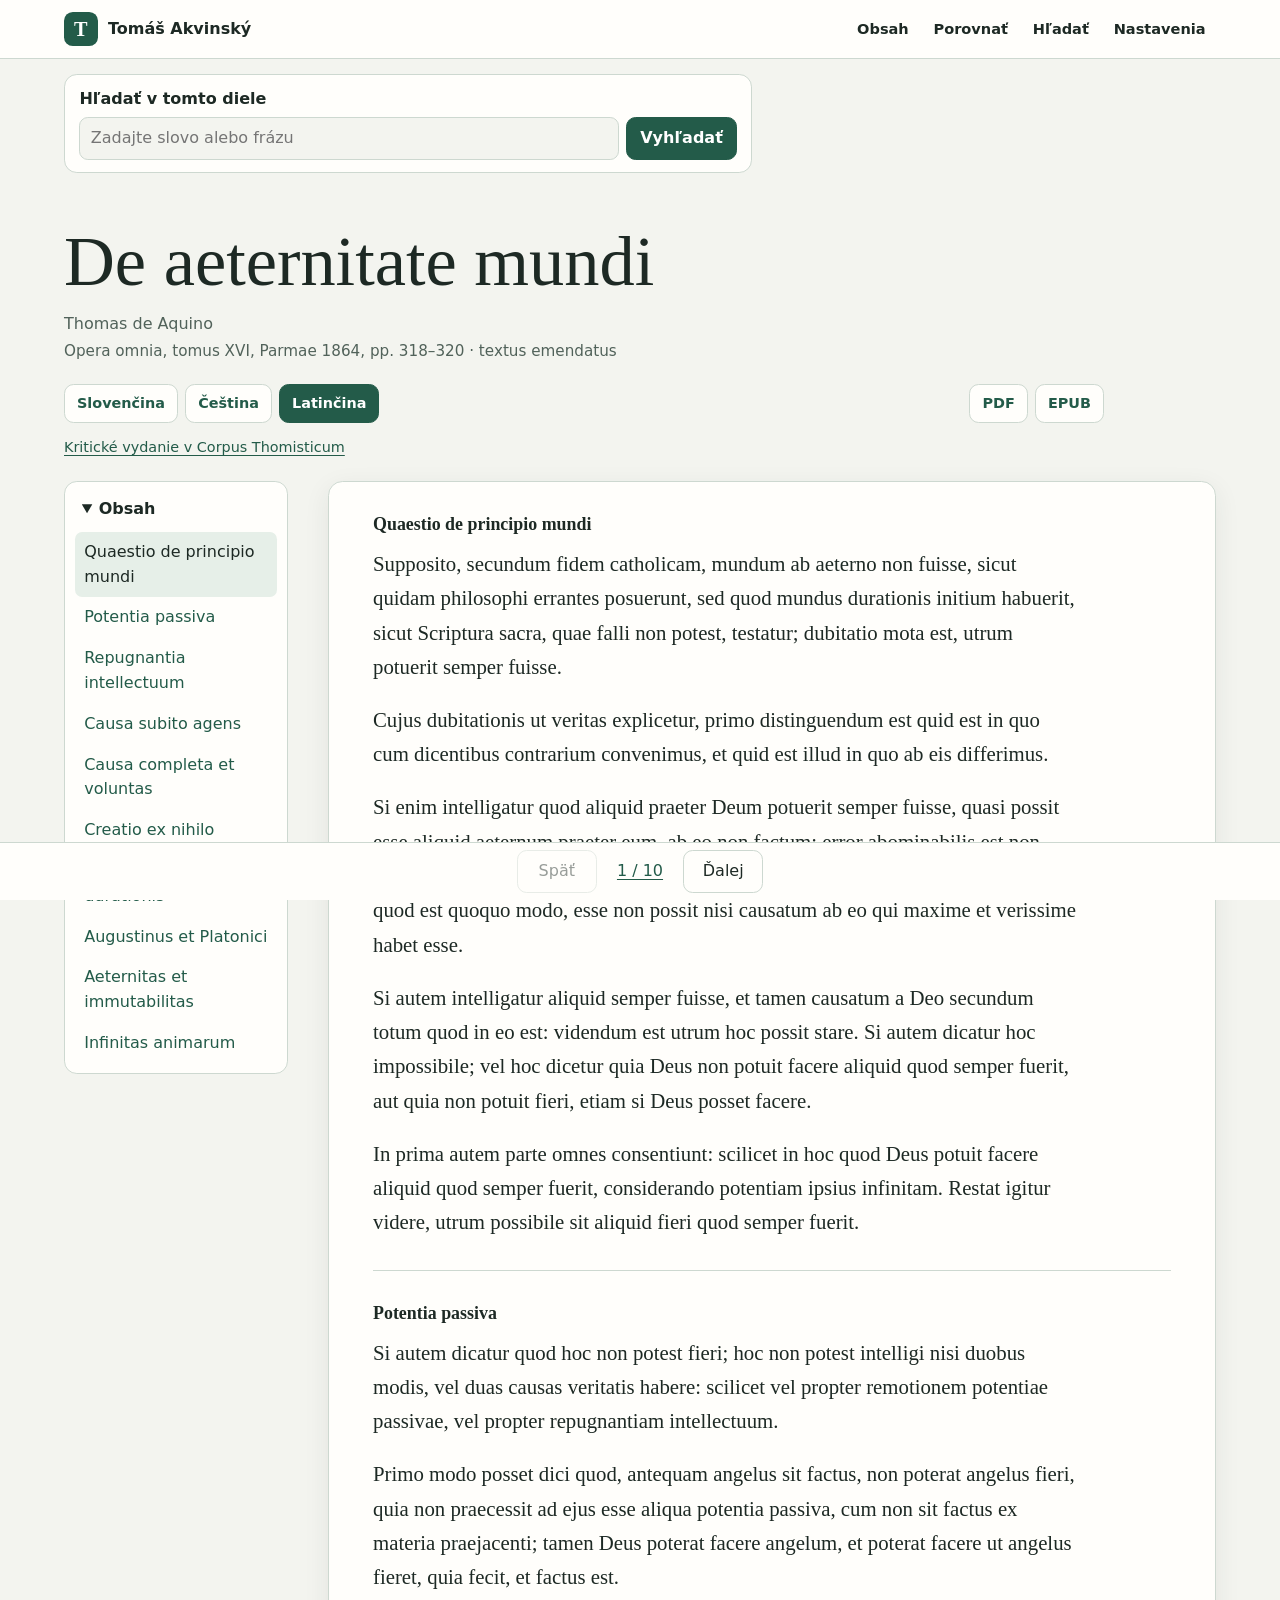
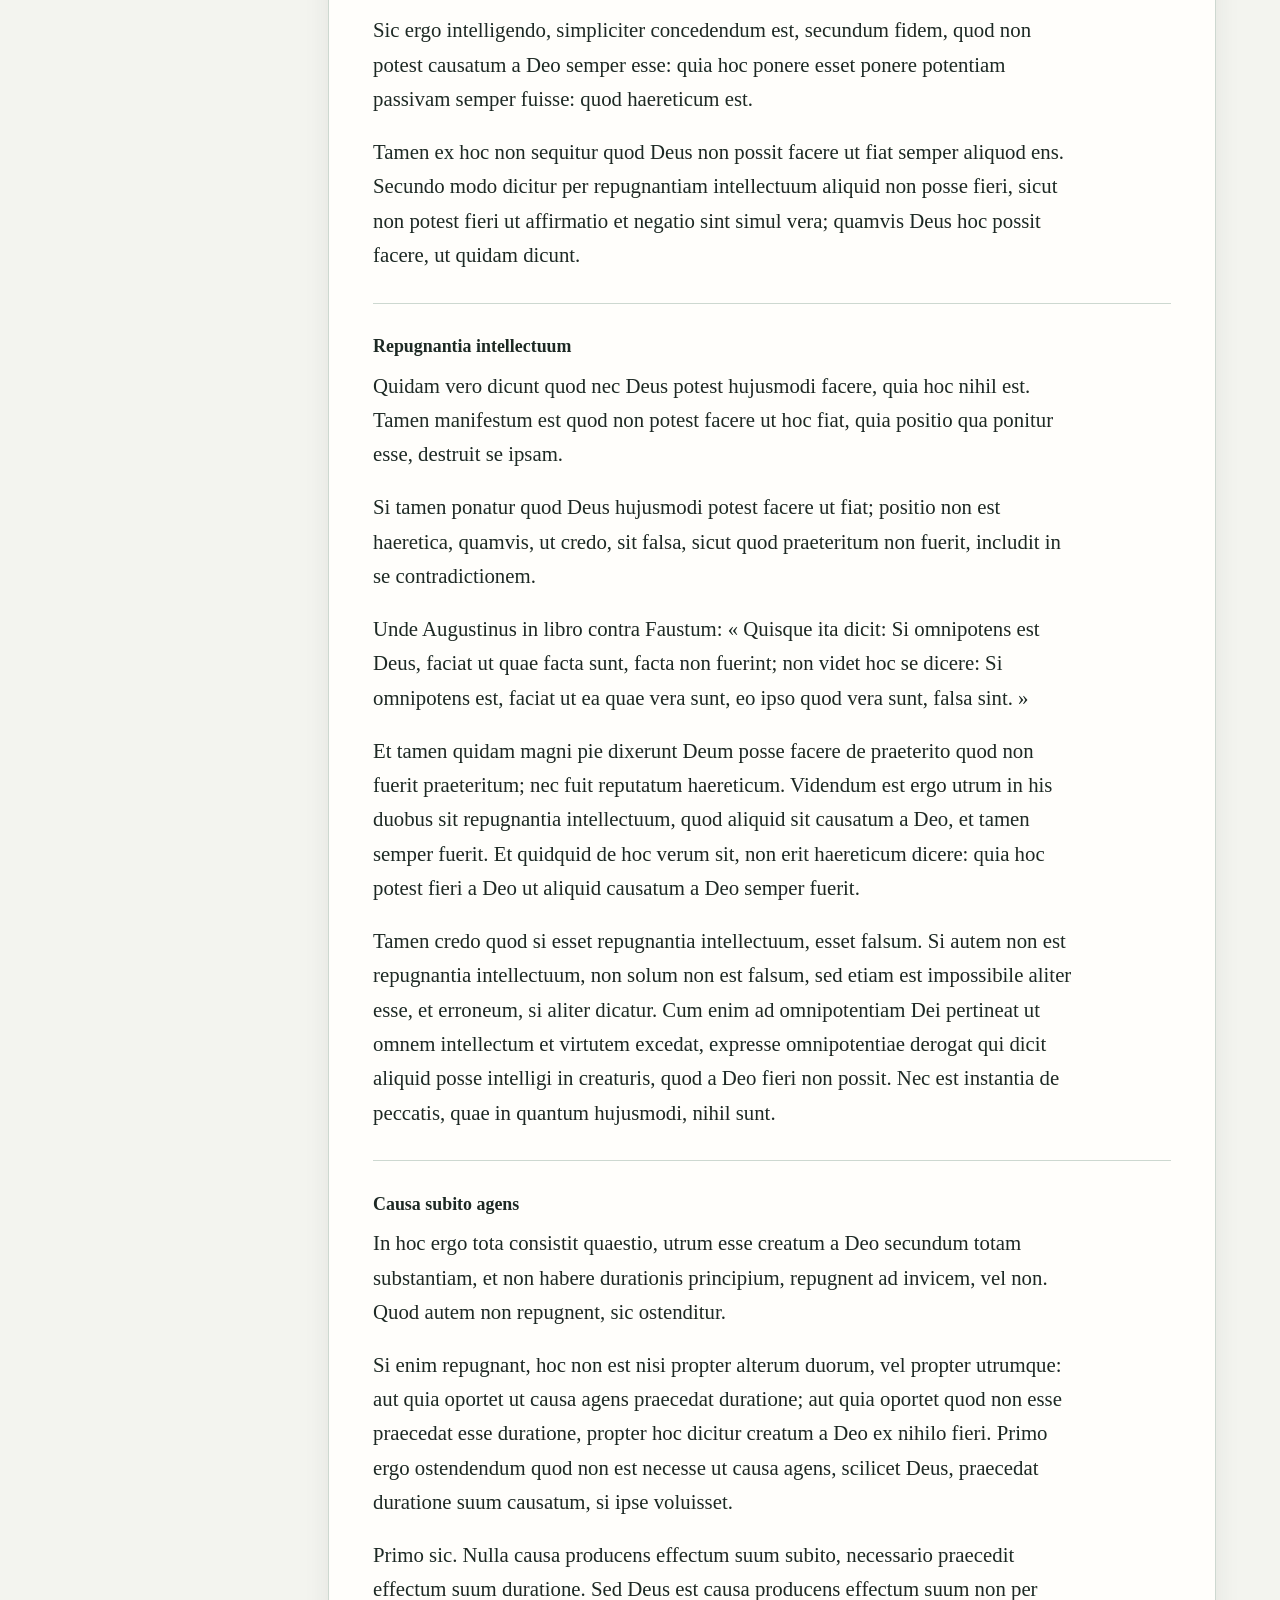
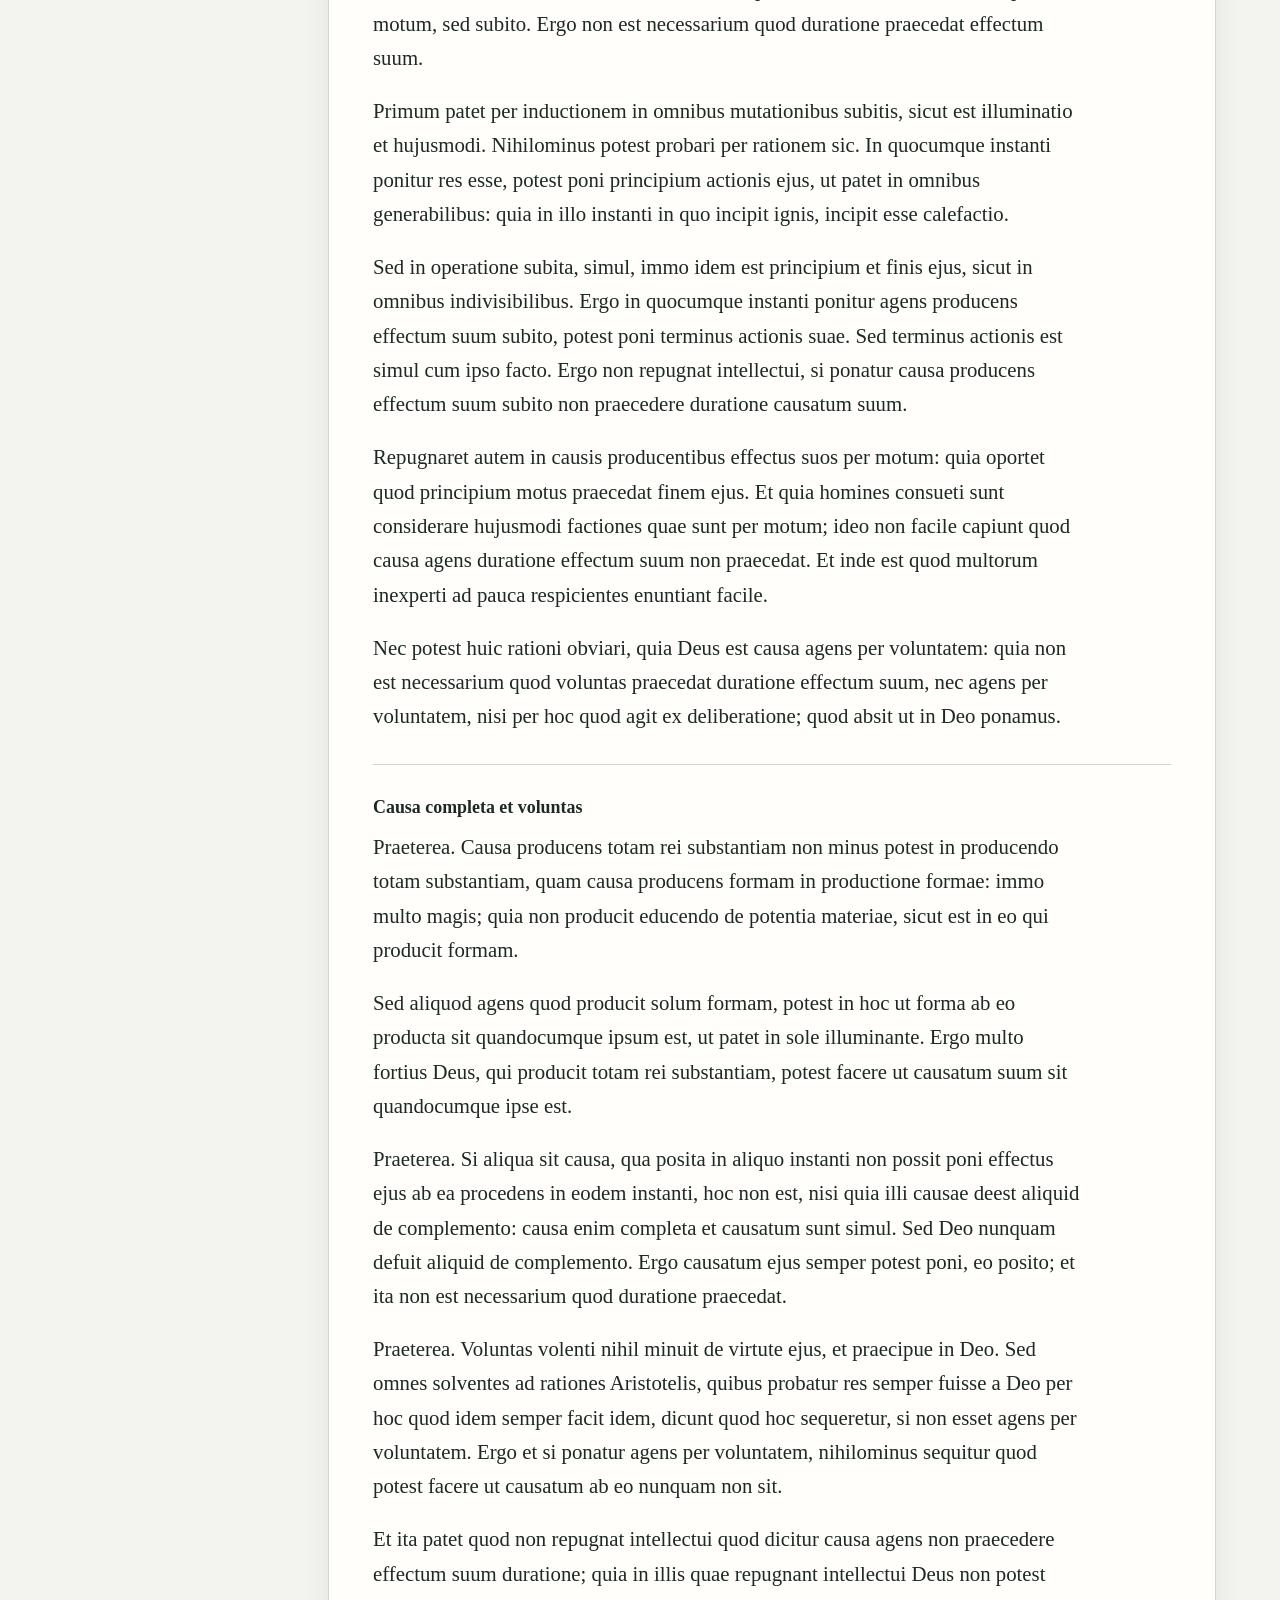
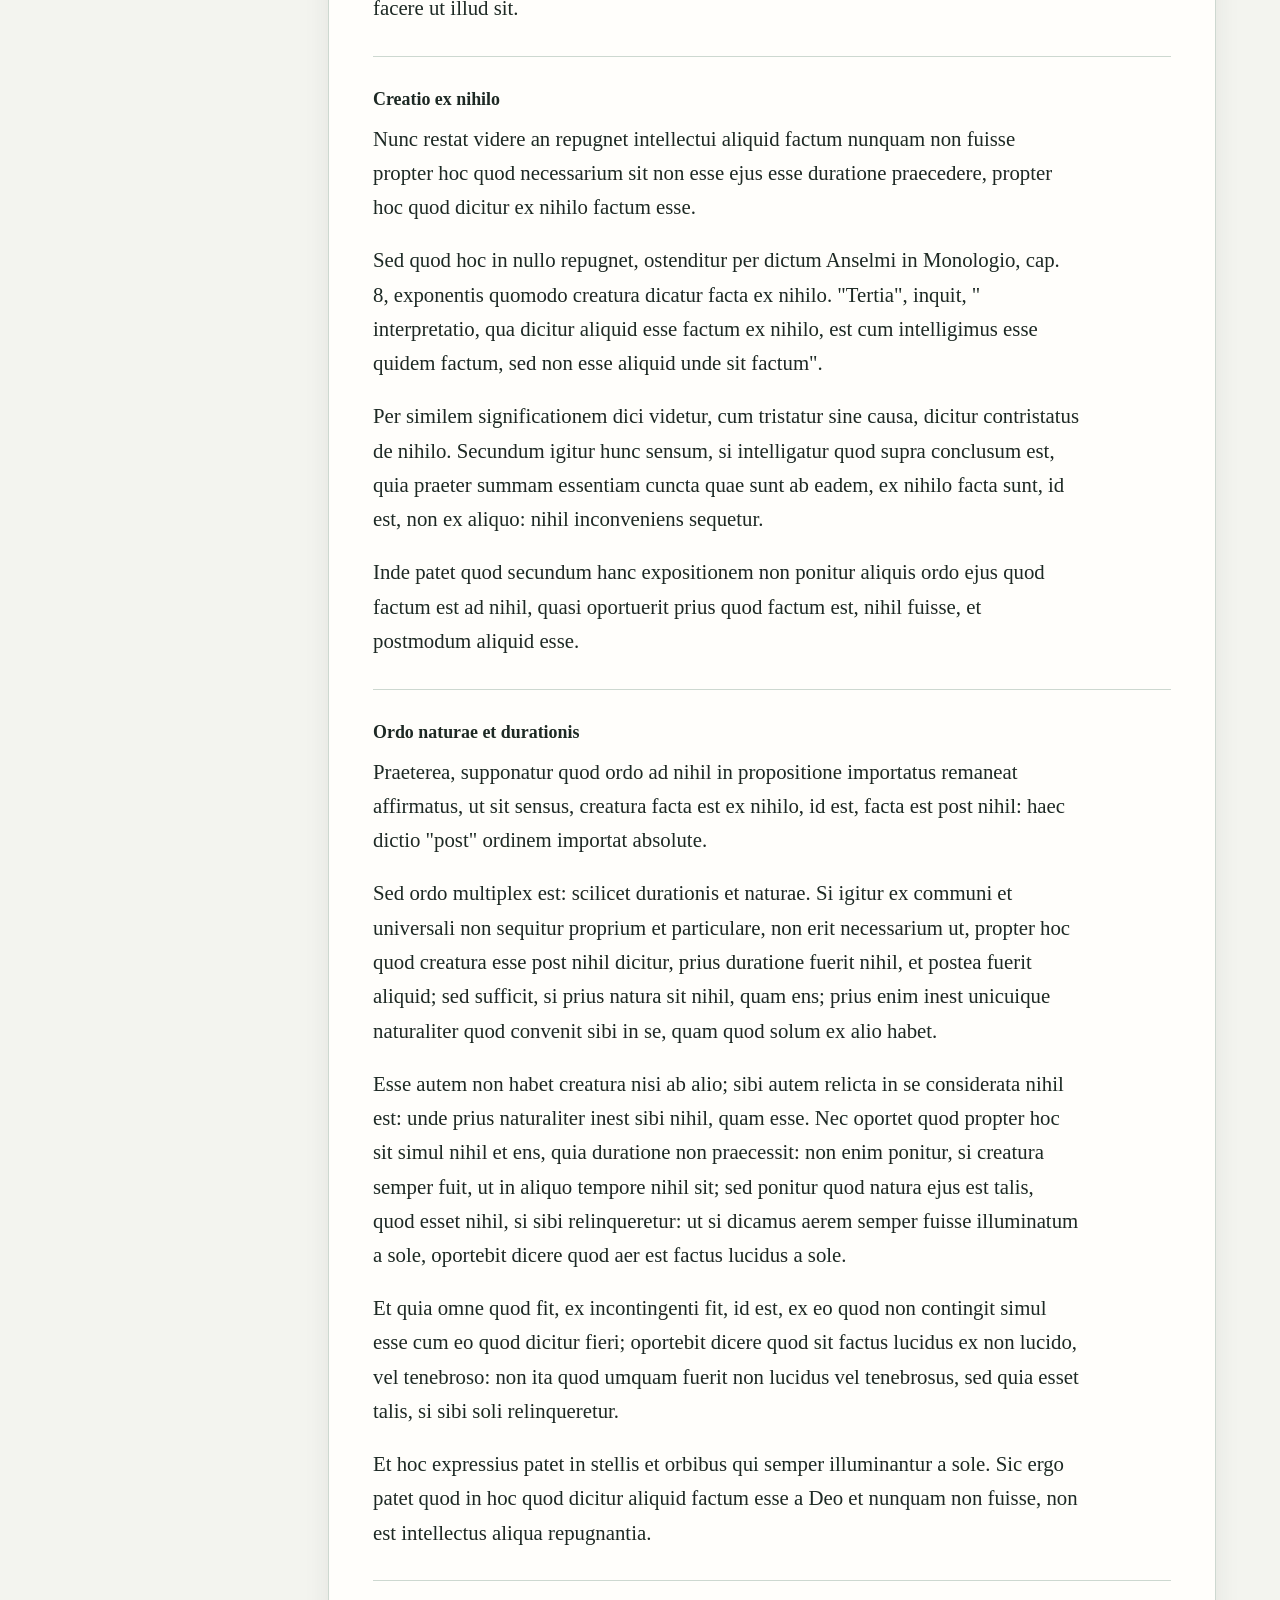
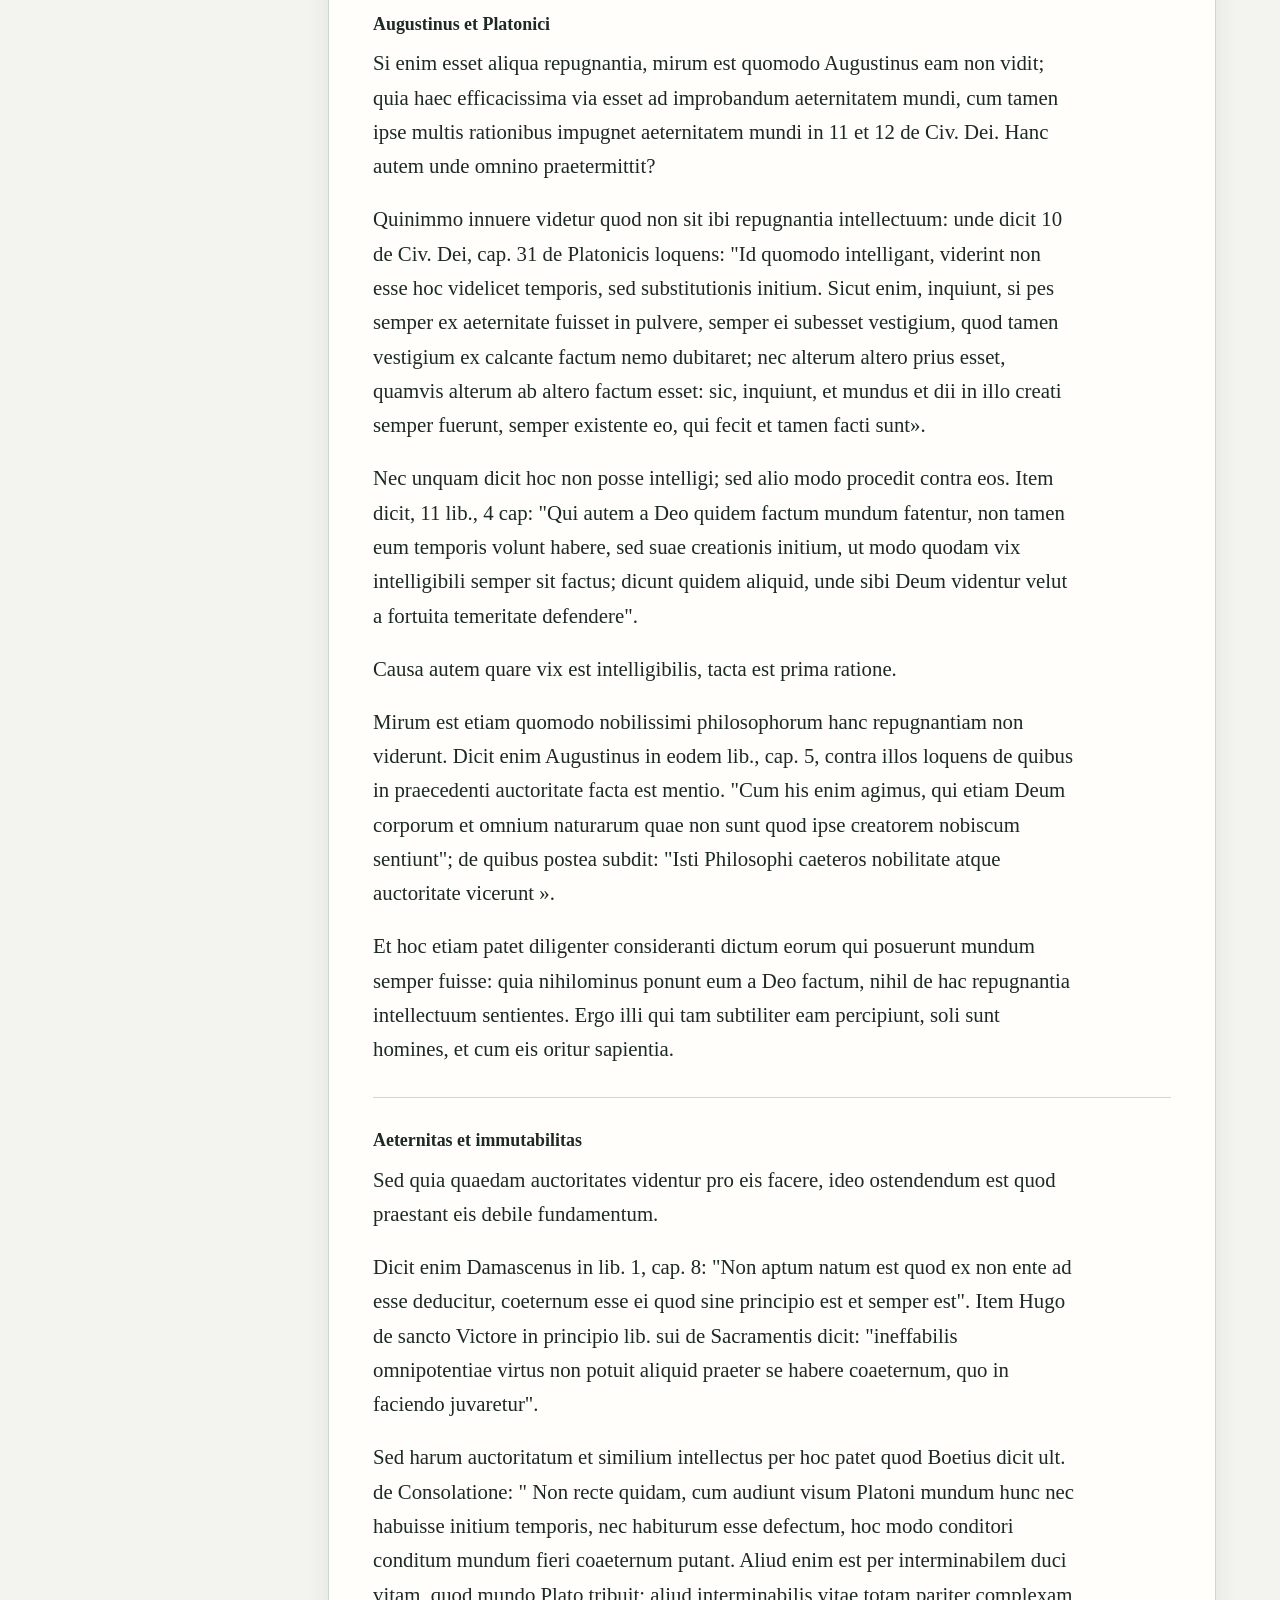
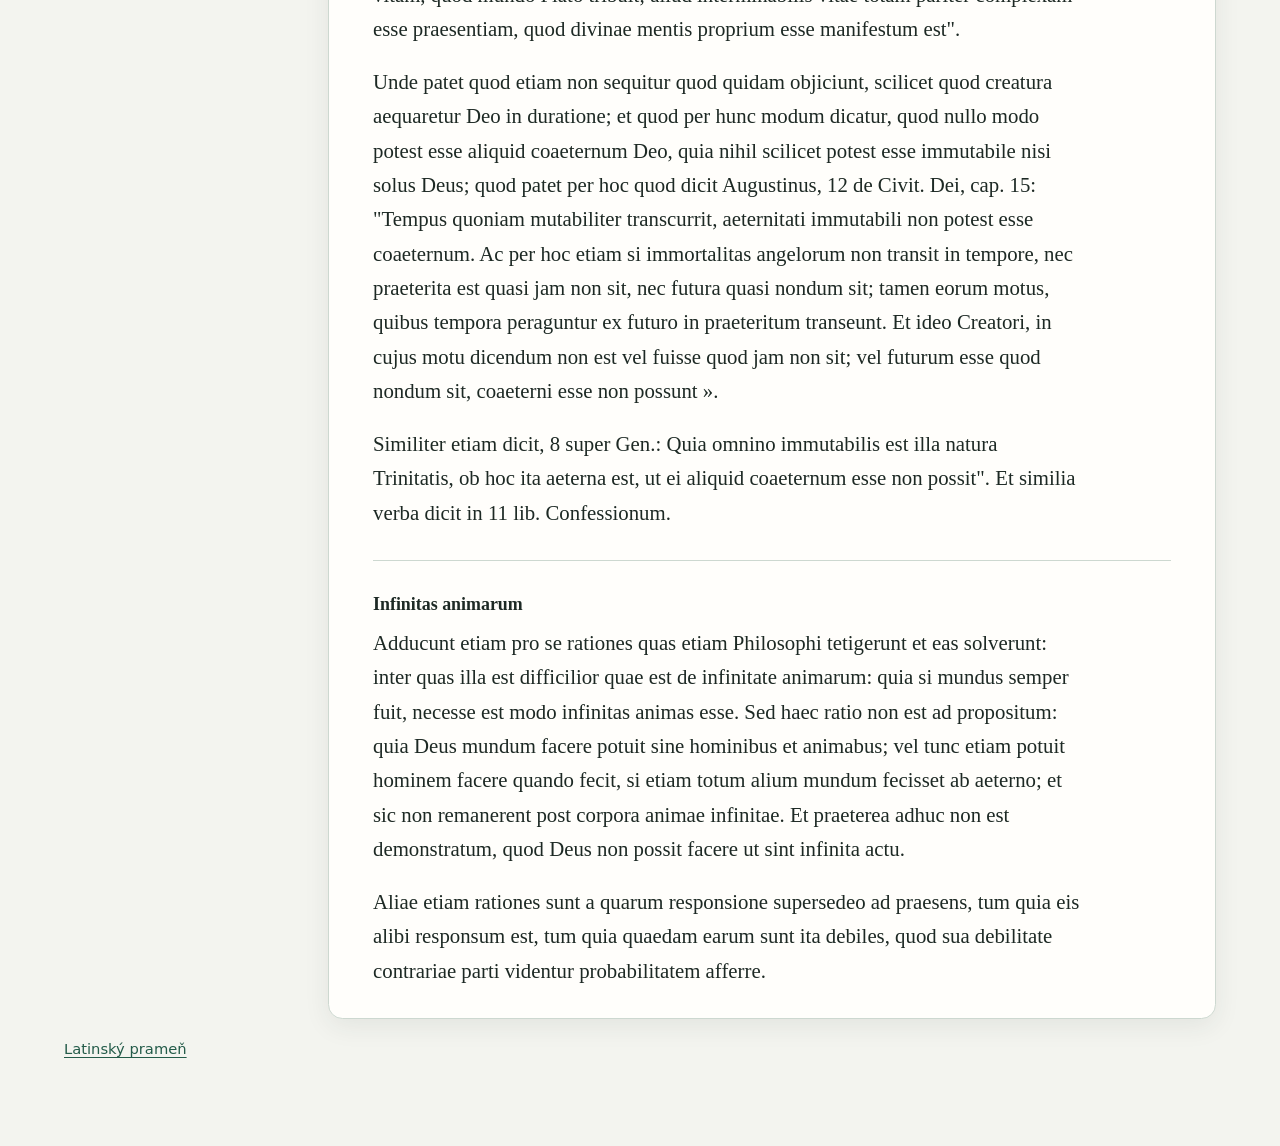
<file: docs/de-aeternitate-mundi-la.html>
<!doctype html>
<html lang="sk" data-work="de-aeternitate-mundi" data-language="la" data-standalone="false">
<head>
  <meta charset="utf-8">
  <meta name="viewport" content="width=device-width, initial-scale=1">
  <title>De aeternitate mundi · Tomáš Akvinský</title>
  <link rel="stylesheet" href="style.css">
</head>
<body>
  <a class="skip" href="#zaciatok">Preskočiť na obsah stránky</a>
  <header class="masthead">
    <div class="topbar">
      <a class="brand" href="index.html" aria-label="Tomáš Akvinský"><span aria-hidden="true" class="brand-mark">T</span><span>Tomáš Akvinský</span></a>
      <nav aria-label="Nástroje knižnice">

      <a href="#obsah" class="contents-link">Obsah</a>
      <button type="button" data-open="porovnanie" hidden>Porovnať</button>

        <button type="button" id="show-search" hidden>Hľadať</button>
        <button type="button" data-open="nastavenia" hidden>Nastavenia</button>
      </nav>
    </div>
  </header>
  <main id="zaciatok">


    <div class="search" data-search="de-aeternitate-mundi" hidden>
      <form role="search" id="search">
        <label for="query">Hľadať v tomto diele</label>
        <div class="search-line">
          <input id="query" type="search" name="q" placeholder="Zadajte slovo alebo frázu" required>
          <button class="primary" type="submit">Vyhľadať</button>
        </div>
      </form>
      <p id="search-status" role="status"></p>
      <ul id="search-results"></ul>
    </div>
    <header class="work-header">
      <h1 lang="la">De aeternitate mundi</h1>
      <p class="author" lang="la">Thomas de Aquino</p>
      <p class="edition" lang="la">Opera omnia, tomus XVI, Parmae 1864, pp. 318–320 · textus emendatus</p>
      <div class="actions">
        <nav class="languages" aria-label="Jazyk textu"><a data-passages="p01 p02 p03 p04 p05 p06 p07 p08 p09 p10" data-code="sk" href="de-aeternitate-mundi-sk.html" data-title="O večnosti sveta" data-author="Tomáš Akvinský" data-edition="Úplný pracovný preklad z latinčiny · členenie na oddiely je redakčné">Slovenčina</a><a data-passages="p01 p02 p03 p04 p05 p06 p07 p08 p09 p10" data-code="cs" href="de-aeternitate-mundi-cs.html" data-title="O věčnosti světa" data-author="Tomáš Akvinský" data-edition="Úplný pracovní překlad z latiny · členění do oddílů je redakční">Čeština</a><a data-passages="p01 p02 p03 p04 p05 p06 p07 p08 p09 p10" data-code="la" href="de-aeternitate-mundi-la.html" data-title="De aeternitate mundi" data-author="Thomas de Aquino" data-edition="Opera omnia, tomus XVI, Parmae 1864, pp. 318–320 · textus emendatus" aria-current=page>Latinčina</a></nav>
        <div class="downloads" aria-label="Stiahnuť text"><a href="output/pdf/de-aeternitate-mundi-la.pdf" data-download-lang="la" download="de-aeternitate-mundi-la.pdf">PDF</a><a href="output/epub/de-aeternitate-mundi-la.epub" data-download-lang="la" download="de-aeternitate-mundi-la.epub">EPUB</a></div>
      </div>
      <p class="reference-edition"><a href="https://www.corpusthomisticum.org/ocm.html">Kritické vydanie v Corpus Thomisticum</a></p>
    </header>
    <div class="layout">
      <details id="obsah" class="contents" open>
        <summary>Obsah</summary>
        <nav aria-label="Obsah diela"><ol><li data-entry="p01"><a href="#p01">Quaestio de principio mundi</a></li><li data-entry="p02"><a href="#p02">Potentia passiva</a></li><li data-entry="p03"><a href="#p03">Repugnantia intellectuum</a></li><li data-entry="p04"><a href="#p04">Causa subito agens</a></li><li data-entry="p05"><a href="#p05">Causa completa et voluntas</a></li><li data-entry="p06"><a href="#p06">Creatio ex nihilo</a></li><li data-entry="p07"><a href="#p07">Ordo naturae et durationis</a></li><li data-entry="p08"><a href="#p08">Augustinus et Platonici</a></li><li data-entry="p09"><a href="#p09">Aeternitas et immutabilitas</a></li><li data-entry="p10"><a href="#p10">Infinitas animarum</a></li></ol></nav>
      </details>
      <article id="reading" class="prose"><section id="p01"><h2 lang="la">Quaestio de principio mundi</h2><div class="translations"><div class="translation" lang="sk" data-code="sk" data-heading="Otázka začiatku sveta" data-available="true" hidden><h3 class="translation-label" lang="sk">Slovenčina</h3><p>Podľa katolíckej viery svet nejestvoval od večnosti, ako sa mylne domnievali niektorí filozofi. Mal začiatok svojho trvania, ako dosvedčuje Sväté písmo, ktoré sa nemôže mýliť. Vzniká však otázka, či svet mohol jestvovať vždy.</p><p>Aby sme túto otázku objasnili, treba najprv rozlíšiť, v čom súhlasíme s tými, ktorí tvrdia opak, a v čom sa od nich líšime. Ak sa tým myslí, že čosi okrem Boha mohlo jestvovať vždy, akoby mohlo byť večné bez toho, aby to Boh učinil, je to pohoršujúci omyl z hľadiska viery aj z hľadiska filozofov. Tí uznávajú a dokazujú, že čokoľvek akokoľvek jestvuje, musí mať príčinu v tom, kto má bytie v najvyššom a najpravdivejšom zmysle.</p><p>Ak sa však tým myslí, že niečo jestvovalo vždy a predsa je Boh jeho príčinou vo všetkom, čím je, treba preskúmať, či je to udržateľné. Kto tvrdí, že je to nemožné, môže to myslieť dvojako. Buď Boh nemôže učiniť niečo, čo by jestvovalo vždy, alebo taká vec nemôže vzniknúť, aj keby ju Boh mohol učiniť. Pokiaľ ide o prvú otázku, všetci uznávajú, že vzhľadom na nekonečnosť svojej moci Boh môže učiniť niečo, čo by jestvovalo vždy. Zostáva teda skúmať, či je možné, aby vzniklo niečo, čo by jestvovalo vždy.</p></div><div class="translation" lang="cs" data-code="cs" data-heading="Otázka počátku světa" data-available="true" hidden><h3 class="translation-label" lang="sk">Čeština</h3><p>Podle katolické víry svět neexistoval od věčnosti, jak se mylně domnívali někteří filosofové. Měl počátek svého trvání, jak dosvědčuje Písmo svaté, které se nemůže mýlit. Vzniká však otázka, zda svět mohl existovat vždy.</p><p>Abychom tuto otázku objasnili, je třeba nejprve rozlišit, v čem se shodujeme s těmi, kdo tvrdí opak, a v čem se od nich lišíme. Míní-li se tím, že něco kromě Boha mohlo existovat vždy, jako by mohlo být věčné, aniž by to Bůh učinil, je to zavrženíhodný omyl z hlediska víry i filosofie. Ti uznávají a dokazují, že cokoli jakkoli existuje, musí mít příčinu v tom, kdo má bytí v nejvyšším a nejpravdivějším smyslu.</p><p>Míní-li se však, že něco existovalo vždy a přesto je Bůh jeho příčinou ve všem, čím to je, je třeba zkoumat, zda je to udržitelné. Kdo tvrdí, že je to nemožné, může to myslet dvojím způsobem. Buď Bůh nemůže učinit něco, co by existovalo vždy, nebo taková věc nemůže vzniknout, i kdyby ji Bůh mohl učinit. Pokud jde o první možnost, všichni uznávají, že vzhledem ke své nekonečné moci Bůh může učinit něco, co by existovalo vždy. Zbývá tedy zkoumat, zda je možné, aby vzniklo něco, co by existovalo vždy.</p></div><div class="translation" lang="la" data-code="la" data-heading="Quaestio de principio mundi" data-available="true"><h3 class="translation-label" lang="sk">Latinčina</h3><p>Supposito, secundum fidem catholicam, mundum ab aeterno non fuisse, sicut quidam philosophi errantes posuerunt, sed quod mundus durationis initium habuerit, sicut Scriptura sacra, quae falli non potest, testatur; dubitatio mota est, utrum potuerit semper fuisse.</p><p>Cujus dubitationis ut veritas explicetur, primo distinguendum est quid est in quo cum dicentibus contrarium convenimus, et quid est illud in quo ab eis differimus.</p><p>Si enim intelligatur quod aliquid praeter Deum potuerit semper fuisse, quasi possit esse aliquid aeternum praeter eum, ab eo non factum: error abominabilis est non solum in fide, sed etiam apud philosophos, qui confitentur et probant quod omne quod est quoquo modo, esse non possit nisi causatum ab eo qui maxime et verissime habet esse.</p><p>Si autem intelligatur aliquid semper fuisse, et tamen causatum a Deo secundum totum quod in eo est: videndum est utrum hoc possit stare. Si autem dicatur hoc impossibile; vel hoc dicetur quia Deus non potuit facere aliquid quod semper fuerit, aut quia non potuit fieri, etiam si Deus posset facere.</p><p>In prima autem parte omnes consentiunt: scilicet in hoc quod Deus potuit facere aliquid quod semper fuerit, considerando potentiam ipsius infinitam. Restat igitur videre, utrum possibile sit aliquid fieri quod semper fuerit.</p></div></div></section><section id="p02"><h2 lang="la">Potentia passiva</h2><div class="translations"><div class="translation" lang="sk" data-code="sk" data-heading="Pasívna možnosť" data-available="true" hidden><h3 class="translation-label" lang="sk">Slovenčina</h3><p>Tvrdenie, že sa to nedá učiniť, môže mať len dva významy a dva dôvody pravdivosti. Buď chýba pasívna možnosť prijať bytie, alebo ide o rozpor pojmov.</p><p>V prvom zmysle by sa dalo povedať, že pred stvorením anjela anjel nemohol vzniknúť, lebo jeho bytiu nepredchádzala nijaká pasívna možnosť. Nebol totiž učinený z už jestvujúcej látky. Boh ho však mohol učiniť a mohol spôsobiť, aby anjel vznikol, veď ho učinil a anjel vznikol.</p><p>V tomto zmysle treba podľa viery bez výhrady pripustiť, že to, čo má príčinu v Bohu, nemôže jestvovať vždy. Opak by znamenal pripustiť, že pasívna možnosť jestvovala vždy, a to je heretické. Z toho však nevyplýva, že Boh nemôže spôsobiť vznik niečoho, čo by vždy jestvovalo.</p></div><div class="translation" lang="cs" data-code="cs" data-heading="Pasivní možnost" data-available="true" hidden><h3 class="translation-label" lang="sk">Čeština</h3><p>Tvrzení, že něco takového nelze učinit, lze chápat pouze dvojím způsobem a může mít jen dva důvody pravdivosti. Buď chybí pasivní možnost přijmout bytí, nebo si pojmy odporují.</p><p>V prvním smyslu by se dalo říci, že před stvořením anděla nemohl anděl vzniknout, protože jeho bytí nepředcházela žádná pasivní možnost. Nebyl totiž učiněn z předem existující látky. Bůh však mohl anděla učinit a mohl způsobit, aby anděl vznikl, vždyť ho učinil a anděl vznikl.</p><p>V tomto smyslu je podle víry třeba bez výhrady připustit, že to, co má příčinu v Bohu, nemůže existovat vždy. Opak by znamenal připustit, že pasivní možnost existovala vždy, a to je heretické. Z toho však neplyne, že Bůh nemůže způsobit vznik něčeho, co by vždy existovalo.</p></div><div class="translation" lang="la" data-code="la" data-heading="Potentia passiva" data-available="true"><h3 class="translation-label" lang="sk">Latinčina</h3><p>Si autem dicatur quod hoc non potest fieri; hoc non potest intelligi nisi duobus modis, vel duas causas veritatis habere: scilicet vel propter remotionem potentiae passivae, vel propter repugnantiam intellectuum.</p><p>Primo modo posset dici quod, antequam angelus sit factus, non poterat angelus fieri, quia non praecessit ad ejus esse aliqua potentia passiva, cum non sit factus ex materia praejacenti; tamen Deus poterat facere angelum, et poterat facere ut angelus fieret, quia fecit, et factus est.</p><p>Sic ergo intelligendo, simpliciter concedendum est, secundum fidem, quod non potest causatum a Deo semper esse: quia hoc ponere esset ponere potentiam passivam semper fuisse: quod haereticum est.</p><p>Tamen ex hoc non sequitur quod Deus non possit facere ut fiat semper aliquod ens. Secundo modo dicitur per repugnantiam intellectuum aliquid non posse fieri, sicut non potest fieri ut affirmatio et negatio sint simul vera; quamvis Deus hoc possit facere, ut quidam dicunt.</p></div></div></section><section id="p03"><h2 lang="la">Repugnantia intellectuum</h2><div class="translations"><div class="translation" lang="sk" data-code="sk" data-heading="Rozpor pojmov" data-available="true" hidden><h3 class="translation-label" lang="sk">Slovenčina</h3><p>V druhom zmysle sa hovorí, že niečo nemôže vzniknúť pre rozpor pojmov. Tak napríklad nemôžu byť zároveň pravdivé tvrdenie aj jeho popretie. Niektorí síce tvrdia, že Boh by to dokázal. Iní hovoria, že to nedokáže ani Boh, lebo také niečo nie je nič. Je zrejmé, že to nemôže spôsobiť, pretože tvrdenie, že to jestvuje, popiera samo seba.</p><p>Ak by predsa niekto tvrdil, že Boh môže také veci spôsobiť, jeho názor by nebol heretický, hoci je podľa mňa nesprávny. Napríklad tvrdenie, že minulé sa nestalo, v sebe zahŕňa rozpor. Augustín v spise Proti Faustovi hovorí, že kto žiada, aby všemohúci Boh spôsobil, že sa to, čo sa stalo, nestalo, nevidí, že žiada, aby to, čo je pravdivé, bolo nepravdivé práve tým, čím je pravdivé. A predsa niektorí významní ľudia zbožne tvrdili, že Boh môže spôsobiť, aby sa minulé nestalo. Nepokladalo sa to za herézu.</p><p>Treba teda zistiť, či je rozpor medzi tým, že niečo má príčinu v Bohu, a tým, že to vždy jestvovalo. Nech je pravda akákoľvek, tvrdiť, že Boh môže spôsobiť, aby niečo, čo má v ňom príčinu, jestvovalo vždy, nie je heretické. Myslím si však, že ak by v tom bol rozpor, tvrdenie by bolo nepravdivé. Ak tam rozpor nie je, tvrdenie nie je nepravdivé a opak je nemožný. Tvrdil by omyl ten, kto by tvrdil opak. K Božej všemohúcnosti totiž patrí, že presahuje každé chápanie a každú moc. Kto tvrdí, že si pri tvoroch možno myslieť niečo, čo Boh nemôže učiniť, výslovne zmenšuje jeho všemohúcnosť. Hriechy tu nie sú protiargumentom, lebo ako hriechy nie sú ničím.</p></div><div class="translation" lang="cs" data-code="cs" data-heading="Rozpor pojmů" data-available="true" hidden><h3 class="translation-label" lang="sk">Čeština</h3><p>Ve druhém smyslu něco nemůže vzniknout pro rozpor pojmů. Tak například nemůže být současně pravdivé tvrzení i jeho popření. Někteří sice říkají, že Bůh by to dokázal. Jiní říkají, že to nedokáže ani Bůh, protože taková věc není ničím. Je zřejmé, že to Bůh nemůže způsobit, protože tvrzení, že to existuje, ruší samo sebe.</p><p>Pokud by přesto někdo tvrdil, že Bůh může způsobit takové věci, jeho názor by nebyl heretický, ačkoli je podle mne nesprávný. Tak například tvrzení, že se minulé nestalo, obsahuje rozpor. Augustin ve spise Proti Faustovi říká, že kdo žádá, aby všemohoucí Bůh způsobil, že se to, co se stalo, nestalo, nevidí, že žádá, aby to, co je pravdivé, bylo nepravdivé právě tím, čím je pravdivé. Přesto někteří významní lidé zbožně tvrdili, že Bůh může způsobit, aby se minulé nestalo. Nebylo to považováno za herezi.</p><p>Je tedy třeba zjistit, zda je rozpor mezi tím, že něco má příčinu v Bohu, a tím, že to vždy existovalo. Ať je pravda jakákoli, tvrdit, že Bůh může způsobit, aby něco, co má v něm příčinu, existovalo vždy, není heretické. Domnívám se však, že kdyby si v tom pojmy odporovaly, bylo by takové tvrzení nepravdivé. Jestliže si neodporují, tvrzení není nepravdivé a opak je nemožný. Opak by tedy byl omyl. K Boží všemohoucnosti totiž patří, že přesahuje každé poznání a každou moc. Kdo tvrdí, že si u tvorů lze myslet něco, co Bůh nemůže učinit, výslovně jeho všemohoucnost omezuje. Hříchy proti tomu nesvědčí, protože jako hříchy nejsou ničím.</p></div><div class="translation" lang="la" data-code="la" data-heading="Repugnantia intellectuum" data-available="true"><h3 class="translation-label" lang="sk">Latinčina</h3><p>Quidam vero dicunt quod nec Deus potest hujusmodi facere, quia hoc nihil est. Tamen manifestum est quod non potest facere ut hoc fiat, quia positio qua ponitur esse, destruit se ipsam.</p><p>Si tamen ponatur quod Deus hujusmodi potest facere ut fiat; positio non est haeretica, quamvis, ut credo, sit falsa, sicut quod praeteritum non fuerit, includit in se contradictionem.</p><p>Unde Augustinus in libro contra Faustum: « Quisque ita dicit: Si omnipotens est Deus, faciat ut quae facta sunt, facta non fuerint; non videt hoc se dicere: Si omnipotens est, faciat ut ea quae vera sunt, eo ipso quod vera sunt, falsa sint. »</p><p>Et tamen quidam magni pie dixerunt Deum posse facere de praeterito quod non fuerit praeteritum; nec fuit reputatum haereticum. Videndum est ergo utrum in his duobus sit repugnantia intellectuum, quod aliquid sit causatum a Deo, et tamen semper fuerit. Et quidquid de hoc verum sit, non erit haereticum dicere: quia hoc potest fieri a Deo ut aliquid causatum a Deo semper fuerit.</p><p>Tamen credo quod si esset repugnantia intellectuum, esset falsum. Si autem non est repugnantia intellectuum, non solum non est falsum, sed etiam est impossibile aliter esse, et erroneum, si aliter dicatur. Cum enim ad omnipotentiam Dei pertineat ut omnem intellectum et virtutem excedat, expresse omnipotentiae derogat qui dicit aliquid posse intelligi in creaturis, quod a Deo fieri non possit. Nec est instantia de peccatis, quae in quantum hujusmodi, nihil sunt.</p></div></div></section><section id="p04"><h2 lang="la">Causa subito agens</h2><div class="translations"><div class="translation" lang="sk" data-code="sk" data-heading="Okamžite pôsobiaca príčina" data-available="true" hidden><h3 class="translation-label" lang="sk">Slovenčina</h3><p>Celá otázka teda znie, či si navzájom odporuje byť stvorený Bohom v celej svojej substancii a nemať začiatok trvania. Ukážeme, že si to neodporuje. Ak by tu bol rozpor, mal by len jednu z dvoch príčin, prípadne obe. Buď účinná príčina musí svoj účinok časovo predchádzať, alebo nebytím treba časovo predísť bytiu, keď hovoríme o stvorení z ničoho. Najprv treba ukázať, že Boh ako účinná príčina by nemusel časovo predchádzať svoj účinok, keby tak chcel.</p><p>Prvý dôvod je tento. Príčina, ktorá vyvoláva svoj účinok okamžite, mu nemusí časovo predchádzať. Boh však pôsobí okamžite, bez pohybu. Nemusí teda svoj účinok časovo predchádzať.</p><p>Prvý predpoklad vidno na jednotlivých prípadoch okamžitých zmien, ako je osvetlenie. Možno ho dokázať aj rozumom. V ktoromkoľvek okamihu vec jestvuje, v tom môže začať aj pôsobiť. Je to zrejmé pri veciach, ktoré vznikajú. V okamihu, keď vznikne oheň, začína sa aj zohrievanie. Pri okamžitom pôsobení sú jeho začiatok a koniec súčasné, ba sú totožné, ako pri všetkom nedeliteľnom. V okamihu, v ktorom je pôsobiaca príčina okamžitého účinku, teda môže byť prítomný aj koniec jej pôsobenia. Koniec pôsobenia je súčasný s tým, čo bolo učinené. Preto si možno bez rozporu myslieť príčinu, ktorá účinkuje okamžite a svoj účinok časovo nepredchádza.</p><p>Pri príčinách, ktoré pôsobia prostredníctvom pohybu, by to bolo rozporné, lebo začiatok pohybu musí predchádzať jeho koniec. Ľudia sú zvyknutí pozorovať práve takéto vznikanie, preto ťažko chápu, že príčina môže na účinok pôsobiť bez časového predstihu. Odtiaľ pochádza unáhlenosť tých, ktorí poznajú len málo prípadov a pritom s istotou vyslovujú závery.</p><p>Proti tomu nemožno namietať, že Boh pôsobí vôľou. Ani vôľa, ani ten, kto vôľou pôsobí, nemusia časovo predchádzať účinok. Bolo by to potrebné, ak by konal po rozvažovaní, čo je pri Bohu nemysliteľné.</p></div><div class="translation" lang="cs" data-code="cs" data-heading="Okamžitě působící příčina" data-available="true" hidden><h3 class="translation-label" lang="sk">Čeština</h3><p>Celá otázka tedy zní, zda si odporuje být stvořen Bohem v celé své substanci a nemít počátek trvání. Že si to neodporuje, lze ukázat následovně. Pokud by zde byl rozpor, mohl by spočívat jen v jedné ze dvou věcí, případně v obou. Buď účinná příčina musí časově předcházet svůj účinek, nebo musí nebytí časově předcházet bytí, když se říká, že něco bylo Bohem učiněno z ničeho. Nejprve je tedy třeba ukázat, že Bůh jako účinná příčina nemusí časově předcházet svůj účinek, kdyby tak chtěl.</p><p>První důvod je tento. Příčina, která vyvolává svůj účinek okamžitě, mu nemusí časově předcházet. Bůh však působí okamžitě, bez pohybu. Nemusí tedy svůj účinek časově předcházet.</p><p>První předpoklad je zřejmý z jednotlivých případů okamžitých změn, například z osvětlení. Lze jej také odůvodnit rozumem. V kterémkoli okamžiku věc existuje, v tom může začít působit. Je to zřejmé u vznikajících věcí. V okamžiku, kdy vzniká oheň, začíná i zahřívání. Při okamžitém působení jsou jeho počátek a konec současné, ba totožné, jako u všeho nedělitelného. V kterémkoli okamžiku je dána působící příčina okamžitého účinku, může být dán i konec jejího působení. Konec působení je současný s tím, co bylo učiněno. Nepříčí se tedy rozumu, že příčina vyvolávající svůj účinek okamžitě jej časově nepředchází.</p><p>U příčin působících prostřednictvím pohybu by to bylo rozporné, protože počátek pohybu musí předcházet jeho konec. Lidé jsou zvyklí pozorovat právě takové vznikání, a proto nesnadno chápou, že účinná příčina může svůj účinek časově nepředcházet. Odtud pramení ukvapenost těch, kdo znají jen málo případů a snadno pronášejí soudy.</p><p>Proti tomuto důvodu nelze namítat, že Bůh působí vůlí. Ani vůle, ani ten, kdo vůlí působí, nemusí časově předcházet účinek. Bylo by to nutné, kdyby jeho jednání vycházelo z předchozího uvažování, což u Boha nelze předpokládat.</p></div><div class="translation" lang="la" data-code="la" data-heading="Causa subito agens" data-available="true"><h3 class="translation-label" lang="sk">Latinčina</h3><p>In hoc ergo tota consistit quaestio, utrum esse creatum a Deo secundum totam substantiam, et non habere durationis principium, repugnent ad invicem, vel non. Quod autem non repugnent, sic ostenditur.</p><p>Si enim repugnant, hoc non est nisi propter alterum duorum, vel propter utrumque: aut quia oportet ut causa agens praecedat duratione; aut quia oportet quod non esse praecedat esse duratione, propter hoc dicitur creatum a Deo ex nihilo fieri. Primo ergo ostendendum quod non est necesse ut causa agens, scilicet Deus, praecedat duratione suum causatum, si ipse voluisset.</p><p>Primo sic. Nulla causa producens effectum suum subito, necessario praecedit effectum suum duratione. Sed Deus est causa producens effectum suum non per motum, sed subito. Ergo non est necessarium quod duratione praecedat effectum suum.</p><p>Primum patet per inductionem in omnibus mutationibus subitis, sicut est illuminatio et hujusmodi. Nihilominus potest probari per rationem sic. In quocumque instanti ponitur res esse, potest poni principium actionis ejus, ut patet in omnibus generabilibus: quia in illo instanti in quo incipit ignis, incipit esse calefactio.</p><p>Sed in operatione subita, simul, immo idem est principium et finis ejus, sicut in omnibus indivisibilibus. Ergo in quocumque instanti ponitur agens producens effectum suum subito, potest poni terminus actionis suae. Sed terminus actionis est simul cum ipso facto. Ergo non repugnat intellectui, si ponatur causa producens effectum suum subito non praecedere duratione causatum suum.</p><p>Repugnaret autem in causis producentibus effectus suos per motum: quia oportet quod principium motus praecedat finem ejus. Et quia homines consueti sunt considerare hujusmodi factiones quae sunt per motum; ideo non facile capiunt quod causa agens duratione effectum suum non praecedat. Et inde est quod multorum inexperti ad pauca respicientes enuntiant facile.</p><p>Nec potest huic rationi obviari, quia Deus est causa agens per voluntatem: quia non est necessarium quod voluntas praecedat duratione effectum suum, nec agens per voluntatem, nisi per hoc quod agit ex deliberatione; quod absit ut in Deo ponamus.</p></div></div></section><section id="p05"><h2 lang="la">Causa completa et voluntas</h2><div class="translations"><div class="translation" lang="sk" data-code="sk" data-heading="Úplná príčina a vôľa" data-available="true" hidden><h3 class="translation-label" lang="sk">Slovenčina</h3><p>Príčina, ktorá vytvára celú substanciu veci, má pri jej utváraní prinajmenšom takú moc, ako má príčina vytvárajúca iba formu pri utváraní formy. Má jej dokonca viac, pretože nevyníma formu z možnosti látky, ako ju vyníma ten, kto vytvára len formu. Aj činiteľ, ktorý vytvára len formu, môže pôsobiť tak, že ním vytvorená forma jestvuje zakaždým, keď jestvuje on sám. Je to zrejmé na slnku, ktoré osvetľuje. Tým skôr môže Boh, ktorý vytvára celú substanciu veci, spôsobiť, že jeho účinok jestvuje vždy, keď jestvuje on sám.</p><p>Ďalej, ak v tom istom okamihu, v ktorom jestvuje príčina, nemôže jestvovať účinok, ktorý z nej vychádza, je to preto, že príčine chýba niečo do úplnosti. Úplná príčina a jej účinok sú totiž súčasné. Bohu však nikdy nič do úplnosti nechýbalo. Jeho účinok teda môže jestvovať vždy, keď jestvuje Boh, a Boh ho nemusí časovo predchádzať.</p><p>Vôľa ďalej nijako nezmenšuje moc toho, kto chce, a to predovšetkým platí o Bohu. Tí, ktorí odpovedajú na Aristotelove dôvody, podľa ktorých veci vždy pochádzali od Boha, keďže to isté vždy pôsobí to isté, hovoria, že by to vyplývalo v prípade činiteľa, ktorý nekoná vôľou. Aj pri činiteľovi, ktorý koná vôľou, však môže byť účinok taký, že nikdy nechýba. Je teda zrejmé, že v tvrdení o príčine, ktorá účinok časovo nepredchádza, niet rozporu. To, čo obsahuje rozpor, Boh nemôže priviesť k bytiu.</p></div><div class="translation" lang="cs" data-code="cs" data-heading="Úplná příčina a vůle" data-available="true" hidden><h3 class="translation-label" lang="sk">Čeština</h3><p>Příčina, která vytváří celou substanci věci, má při jejím utváření přinejmenším takovou moc, jakou má příčina vytvářející formu při utváření formy. Má dokonce větší moc, protože nevyvádí formu z možnosti látky, jak tomu je u toho, kdo vytváří jen formu. I činitel vytvářející pouhou formu však může způsobit, že jím vytvořená forma existuje, kdykoli existuje on sám. Je to zřejmé na slunci, když osvětluje. Tím spíše může Bůh, který vytváří celou substanci věci, způsobit, že jeho účinek existuje vždy, když existuje on sám.</p><p>Dále, pokud v témže okamžiku, v němž je dána příčina, nemůže existovat účinek, který z ní vychází, je to proto, že příčině něco chybí k úplnosti. Úplná příčina a její účinek jsou totiž současné. Bohu však nikdy nic k úplnosti nechybělo. Jeho účinek tedy může existovat vždy, když existuje Bůh, a Bůh jej nemusí časově předcházet.</p><p>Vůle dále nijak nezmenšuje moc toho, kdo chce, což platí především o Bohu. Ti, kdo odpovídají na Aristotelovy důvody, podle nichž věci vždy pocházely od Boha, protože totéž vždy působí totéž, říkají, že by to plynulo u činitele, který nepůsobí vůlí. Avšak i činitel působící vůlí může způsobit, aby jeho účinek nikdy nechyběl. Je tedy zřejmé, že rozumu neodporuje tvrzení o působící příčině, která svůj účinek časově nepředchází. To, co obsahuje rozpor, Bůh nemůže přivést k bytí.</p></div><div class="translation" lang="la" data-code="la" data-heading="Causa completa et voluntas" data-available="true"><h3 class="translation-label" lang="sk">Latinčina</h3><p>Praeterea. Causa producens totam rei substantiam non minus potest in producendo totam substantiam, quam causa producens formam in productione formae: immo multo magis; quia non producit educendo de potentia materiae, sicut est in eo qui producit formam.</p><p>Sed aliquod agens quod producit solum formam, potest in hoc ut forma ab eo producta sit quandocumque ipsum est, ut patet in sole illuminante. Ergo multo fortius Deus, qui producit totam rei substantiam, potest facere ut causatum suum sit quandocumque ipse est.</p><p>Praeterea. Si aliqua sit causa, qua posita in aliquo instanti non possit poni effectus ejus ab ea procedens in eodem instanti, hoc non est, nisi quia illi causae deest aliquid de complemento: causa enim completa et causatum sunt simul. Sed Deo nunquam defuit aliquid de complemento. Ergo causatum ejus semper potest poni, eo posito; et ita non est necessarium quod duratione praecedat.</p><p>Praeterea. Voluntas volenti nihil minuit de virtute ejus, et praecipue in Deo. Sed omnes solventes ad rationes Aristotelis, quibus probatur res semper fuisse a Deo per hoc quod idem semper facit idem, dicunt quod hoc sequeretur, si non esset agens per voluntatem. Ergo et si ponatur agens per voluntatem, nihilominus sequitur quod potest facere ut causatum ab eo nunquam non sit.</p><p>Et ita patet quod non repugnat intellectui quod dicitur causa agens non praecedere effectum suum duratione; quia in illis quae repugnant intellectui Deus non potest facere ut illud sit.</p></div></div></section><section id="p06"><h2 lang="la">Creatio ex nihilo</h2><div class="translations"><div class="translation" lang="sk" data-code="sk" data-heading="Stvorenie z ničoho" data-available="true" hidden><h3 class="translation-label" lang="sk">Slovenčina</h3><p>Zostáva zistiť, či si odporuje byť učinený a vždy jestvovať preto, že nebytie takej veci by muselo časovo predchádzať jej bytie, keď sa o nej hovorí, že bola učinená z ničoho.</p><p>Že tu niet rozporu, ukazuje Anzelm v ôsmej kapitole Monológia, kde vysvetľuje, ako sa o tvorovi hovorí, že bol učinený z ničoho. Podľa jeho tretieho výkladu tým rozumieme, že niečo naozaj bolo učinené, ale niet ničoho, z čoho by to bolo učinené.</p><p>Podobný význam má výrok, že sa niekto zarmútil pre nič, keď sa zarmútil bez príčiny. Ak teda takto chápeme, že všetko okrem najvyššej podstaty, čo od nej pochádza, bolo učinené z ničoho, čiže z ničoho už jestvujúceho, nevyplýva z toho nič neprijateľné. Tento výklad nestanovuje nijaké poradie medzi učinenou vecou a ničotou, podľa ktorého by vec najprv musela byť ničím a až potom niečím.</p></div><div class="translation" lang="cs" data-code="cs" data-heading="Stvoření z ničeho" data-available="true" hidden><h3 class="translation-label" lang="sk">Čeština</h3><p>Zbývá zjistit, zda si odporuje být učiněn a existovat vždy proto, že by nebytí takové věci muselo časově předcházet její bytí, říká-li se o ní, že byla učiněna z ničeho.</p><p>Že v tom není rozpor, ukazuje Anselm v osmé kapitole Monologia, kde vykládá, jak se říká o tvoru, že byl učiněn z ničeho. Podle třetího výkladu tím rozumíme, že něco opravdu bylo učiněno, avšak není nic, z čeho by to bylo učiněno.</p><p>Podobný smysl má vyjádření, že se někdo zarmoutil pro nic, když se zarmoutil bez příčiny. Chápeme-li tedy takto, že vše kromě nejvyšší podstaty, co z ní pochází, bylo učiněno z ničeho, tedy z ničeho předem existujícího, neplyne z toho žádný nepřijatelný důsledek. Tento výklad nestanoví žádné pořadí mezi učiněnou věcí a nicotou, podle něhož by věc musela být nejprve ničím a až později něčím.</p></div><div class="translation" lang="la" data-code="la" data-heading="Creatio ex nihilo" data-available="true"><h3 class="translation-label" lang="sk">Latinčina</h3><p>Nunc restat videre an repugnet intellectui aliquid factum nunquam non fuisse propter hoc quod necessarium sit non esse ejus esse duratione praecedere, propter hoc quod dicitur ex nihilo factum esse.</p><p>Sed quod hoc in nullo repugnet, ostenditur per dictum Anselmi in Monologio, cap. 8, exponentis quomodo creatura dicatur facta ex nihilo. &quot;Tertia&quot;, inquit, &quot; interpretatio, qua dicitur aliquid esse factum ex nihilo, est cum intelligimus esse quidem factum, sed non esse aliquid unde sit factum&quot;.</p><p>Per similem significationem dici videtur, cum tristatur sine causa, dicitur contristatus de nihilo. Secundum igitur hunc sensum, si intelligatur quod supra conclusum est, quia praeter summam essentiam cuncta quae sunt ab eadem, ex nihilo facta sunt, id est, non ex aliquo: nihil inconveniens sequetur.</p><p>Inde patet quod secundum hanc expositionem non ponitur aliquis ordo ejus quod factum est ad nihil, quasi oportuerit prius quod factum est, nihil fuisse, et postmodum aliquid esse.</p></div></div></section><section id="p07"><h2 lang="la">Ordo naturae et durationis</h2><div class="translations"><div class="translation" lang="sk" data-code="sk" data-heading="Poradie prirodzenosti a trvania" data-available="true" hidden><h3 class="translation-label" lang="sk">Slovenčina</h3><p>Pripusťme ďalej, že v spojení je predsa vyjadrené poradie a veta „tvor bol učinený z ničoho“ znamená „bol učinený po ničom“. Slovo „po“ vyjadruje poradie všeobecne. Poradie je však rozličné. Môže ísť o poradie podľa trvania alebo podľa prirodzenosti. Ak zo všeobecného nevyplýva zvláštne a jednotlivé, netreba z výroku, že tvor jestvuje po ničom, vyvodiť, že v čase bol najprv ničím a až neskôr niečím. Stačí, že podľa prirodzenosti je skôr ničím než súcnom. To, čo veci patrí samo osebe, jej totiž podľa prirodzenosti patrí skôr než to, čo má iba od iného.</p><p>Tvor má svoje bytie iba od iného. Ak naň hľadíme sám osebe a ponecháme ho na seba, je ničím. Podľa prirodzenosti je mu teda ničota prv než bytie. Z toho nevyplýva, že je zároveň ničím aj súcnom, lebo ničota mu nepredchádza v čase. Ak pripustíme, že tvor jestvoval vždy, nehovoríme, že niekedy bol ničím. Hovoríme, že má takú prirodzenosť, že bez iného by bol ničím. Podobne, keby bol vzduch vždy osvetlený slnkom, predsa by sme museli povedať, že ho osvetlilo slnko.</p><p>Všetko, čo sa niečím stáva, sa tým stáva z opačného stavu, ktorý s výsledkom nie je súčasne možný. Museli by sme teda povedať, že vzduch sa stal svetlým z nesvetlého či tmavého. To neznamená, že niekedy skutočne bol nesvetlý alebo tmavý. Taký by bol, keby ho slnko ponechalo na seba. Výraznejšie to vidno na hviezdach a nebeských sférach, ktoré slnko neprestajne osvetľuje. Tvrdenie, že niečo bolo učinené Bohom a vždy jestvovalo, preto neobsahuje rozpor pojmov.</p></div><div class="translation" lang="cs" data-code="cs" data-heading="Pořadí přirozenosti a trvání" data-available="true" hidden><h3 class="translation-label" lang="sk">Čeština</h3><p>Dále předpokládejme, že je tím spojením přece vyjádřeno pořadí a že věta „tvor byl učiněn z ničeho“ znamená „byl učiněn po ničem“. Slovo „po“ vyjadřuje pořadí obecně. Pořadí však má více podob, může jít o pořadí podle trvání nebo podle přirozenosti. Pokud z obecného neplyne zvláštní a jednotlivé, není nutné z tvrzení, že tvor existuje po ničem, vyvozovat, že byl časově nejprve ničím a potom něčím. Stačí, že podle přirozenosti je spíše ničím než jsoucnem. To, co věci přísluší samo o sobě, jí totiž podle přirozenosti přísluší dřív než to, co má pouze od jiného.</p><p>Tvor má bytí jen od jiného. Je-li ponechán sám sobě a uvažován sám o sobě, je ničím. Podle přirozenosti mu tedy nicota přísluší dříve než bytí. Z toho neplyne, že má být současně ničím i jsoucnem, protože nicota jej časově nepředchází. Pokud připustíme, že tvor existoval vždy, netvrdíme, že byl někdy ničím. Tvrdíme, že by byl vzhledem ke své přirozenosti ničím, kdyby byl ponechán sám sobě. Kdybychom podobně řekli, že vzduch byl vždy osvětlen sluncem, museli bychom i tak říci, že jej osvětlilo slunce.</p><p>Všechno, co se něčím stává, se tím stává z opačného stavu, který nemůže nastat současně s výsledkem. Museli bychom tedy říci, že se vzduch z neosvětleného či temného stal osvětleným. To neznamená, že byl někdy neosvětlený nebo temný. Takový by byl, kdyby byl ponechán sám sobě. Je to ještě zřetelnější u hvězd a nebeských sfér, které jsou stále osvětlovány sluncem. Je tedy zřejmé, že tvrzení, že něco bylo učiněno Bohem a vždy existovalo, neobsahuje rozpor pojmů.</p></div><div class="translation" lang="la" data-code="la" data-heading="Ordo naturae et durationis" data-available="true"><h3 class="translation-label" lang="sk">Latinčina</h3><p>Praeterea, supponatur quod ordo ad nihil in propositione importatus remaneat affirmatus, ut sit sensus, creatura facta est ex nihilo, id est, facta est post nihil: haec dictio &quot;post&quot; ordinem importat absolute.</p><p>Sed ordo multiplex est: scilicet durationis et naturae. Si igitur ex communi et universali non sequitur proprium et particulare, non erit necessarium ut, propter hoc quod creatura esse post nihil dicitur, prius duratione fuerit nihil, et postea fuerit aliquid; sed sufficit, si prius natura sit nihil, quam ens; prius enim inest unicuique naturaliter quod convenit sibi in se, quam quod solum ex alio habet.</p><p>Esse autem non habet creatura nisi ab alio; sibi autem relicta in se considerata nihil est: unde prius naturaliter inest sibi nihil, quam esse. Nec oportet quod propter hoc sit simul nihil et ens, quia duratione non praecessit: non enim ponitur, si creatura semper fuit, ut in aliquo tempore nihil sit; sed ponitur quod natura ejus est talis, quod esset nihil, si sibi relinqueretur: ut si dicamus aerem semper fuisse illuminatum a sole, oportebit dicere quod aer est factus lucidus a sole.</p><p>Et quia omne quod fit, ex incontingenti fit, id est, ex eo quod non contingit simul esse cum eo quod dicitur fieri; oportebit dicere quod sit factus lucidus ex non lucido, vel tenebroso: non ita quod umquam fuerit non lucidus vel tenebrosus, sed quia esset talis, si sibi soli relinqueretur.</p><p>Et hoc expressius patet in stellis et orbibus qui semper illuminantur a sole. Sic ergo patet quod in hoc quod dicitur aliquid factum esse a Deo et nunquam non fuisse, non est intellectus aliqua repugnantia.</p></div></div></section><section id="p08"><h2 lang="la">Augustinus et Platonici</h2><div class="translations"><div class="translation" lang="sk" data-code="sk" data-heading="Augustín a platonici" data-available="true" hidden><h3 class="translation-label" lang="sk">Slovenčina</h3><p>Ak by v tom bol rozpor, je udivujúce, že ho Augustín nevidel. Bol by to najúčinnejší spôsob vyvrátenia večnosti sveta, proti ktorej uvádza mnohé dôvody v jedenástej a dvanástej knihe O Božej obci. Prečo by ho celkom vynechal? Skôr naznačuje, že tu rozpor nie je. V desiatej knihe, keď hovorí o platonikoch, necháva na nich, ako si vysvetlia začiatok, ktorý pokladajú za ustanovenie, a nie za začiatok času.</p><p>Keby bola, hovoria, noha od večnosti v prachu, vždy by pod ňou bola stopa. Nikto by však nepochyboval, že stopu urobila noha. Jedno by nebolo skôr než druhé, hoci jedno bolo spôsobené druhým. Podobne podľa nich svet i bohovia v ňom vždy jestvovali, lebo vždy jestvoval ten, kto ich učinil, a predsa boli učinení. Augustín nehovorí, že je to nemysliteľné. Proti nim postupuje inak.</p><p>V štvrtej kapitole jedenástej knihy ďalej hovorí, že tí, ktorí uznávajú svet za Božie dielo a pripisujú mu začiatok stvorenia bez začiatku v čase, predsa čosi hovoria na svoju obranu. Podľa nich bol svet spôsobom sotva pochopiteľným vždy stvorený a zdá sa im, že tým obraňujú Boha pred obvinením z náhodného a neuváženého konania. Prečo je to sotva pochopiteľné, bolo už naznačené v prvom dôvode.</p><p>Podivuhodné by aj bolo, keby tento rozpor nevideli najvýznamnejší filozofi. Augustín o nich v piatej kapitole tej istej knihy hovorí, že sa s nimi zhoduje v tom, že Boh je stvoriteľ tiel a všetkých prirodzeností, ktoré nie sú ním samým, a že títo filozofi prevýšili ostatných vznešenosťou aj autoritou. Keď pozorne uvážime výrok tých, ktorí pokladali svet za večný, vidíme, že ho zároveň pokladali za Božie dielo. Nijaký takýto rozpor nepostrehli. Tí, ktorí ho dnes tak prenikavo postrehujú, sú teda jediní ľudia, s ktorými sa rodí múdrosť.</p></div><div class="translation" lang="cs" data-code="cs" data-heading="Augustin a platonikové" data-available="true" hidden><h3 class="translation-label" lang="sk">Čeština</h3><p>Kdyby zde byl nějaký rozpor, bylo by s podivem, že jej Augustin neviděl. Byl by to nejúčinnější způsob, jak vyvrátit věčnost světa, proti níž Augustin v jedenácté a dvanácté knize O Boží obci uvádí mnoho důvodů. Proč by jej zcela pominul? Spíše naznačuje, že zde žádný rozpor není. V desáté knize, když hovoří o platonicích, ponechává na nich, jak vyloží počátek, který pokládají za ustanovení, a ne za počátek času.</p><p>Kdyby prý noha byla od věčnosti v prachu, vždy by pod ní byla stopa. Nikdo by však nepochyboval, že stopu vytvořila noha. Ani jedno by nebylo dříve než druhé, ačkoli jedno bylo způsobeno druhým. Podobně podle nich existoval vždy svět i bohové v něm, neboť vždy existoval ten, kdo je učinil, a přece byli učiněni. Augustin nikde neříká, že je to nemyslitelné. Postupuje proti nim jiným způsobem.</p><p>Ve čtvrté kapitole jedenácté knihy dále říká, že ti, kdo uznávají svět za Boží dílo a přisuzují mu počátek stvoření bez počátku v čase, přece něco uvádějí na svou obhajobu. Svět byl podle nich sotva myslitelným způsobem vždy stvořen a zdá se jim, že tím Boha obhajují před nařčením z náhodného a neuváženého jednání. Proč je to sotva myslitelné, již bylo naznačeno v prvním důvodu.</p><p>Bylo by rovněž s podivem, kdyby tento rozpor neviděli nejvýznamnější filosofové. V páté kapitole téže knihy Augustin o těchto lidech říká, že se s nimi shoduje v tom, že Bůh je stvořitelem těl a všech přirozeností, které nejsou jím samým, a že tito filosofové předčili ostatní vznešeností a autoritou. Pozorně uvážíme-li tvrzení těch, kdo pokládali svět za věčný, vidíme, že jej přesto pokládali za Boží dílo. Tento domnělý rozpor nepostřehli. Ti, kdo jej dnes tak pronikavě postřehují, jsou tedy jediní lidé, s nimiž povstává moudrost.</p></div><div class="translation" lang="la" data-code="la" data-heading="Augustinus et Platonici" data-available="true"><h3 class="translation-label" lang="sk">Latinčina</h3><p>Si enim esset aliqua repugnantia, mirum est quomodo Augustinus eam non vidit; quia haec efficacissima via esset ad improbandum aeternitatem mundi, cum tamen ipse multis rationibus impugnet aeternitatem mundi in 11 et 12 de Civ. Dei. Hanc autem unde omnino praetermittit?</p><p>Quinimmo innuere videtur quod non sit ibi repugnantia intellectuum: unde dicit 10 de Civ. Dei, cap. 31 de Platonicis loquens: &quot;Id quomodo intelligant, viderint non esse hoc videlicet temporis, sed substitutionis initium. Sicut enim, inquiunt, si pes semper ex aeternitate fuisset in pulvere, semper ei subesset vestigium, quod tamen vestigium ex calcante factum nemo dubitaret; nec alterum altero prius esset, quamvis alterum ab altero factum esset: sic, inquiunt, et mundus et dii in illo creati semper fuerunt, semper existente eo, qui fecit et tamen facti sunt».</p><p>Nec unquam dicit hoc non posse intelligi; sed alio modo procedit contra eos. Item dicit, 11 lib., 4 cap: &quot;Qui autem a Deo quidem factum mundum fatentur, non tamen eum temporis volunt habere, sed suae creationis initium, ut modo quodam vix intelligibili semper sit factus; dicunt quidem aliquid, unde sibi Deum videntur velut a fortuita temeritate defendere&quot;.</p><p>Causa autem quare vix est intelligibilis, tacta est prima ratione.</p><p>Mirum est etiam quomodo nobilissimi philosophorum hanc repugnantiam non viderunt. Dicit enim Augustinus in eodem lib., cap. 5, contra illos loquens de quibus in praecedenti auctoritate facta est mentio. &quot;Cum his enim agimus, qui etiam Deum corporum et omnium naturarum quae non sunt quod ipse creatorem nobiscum sentiunt&quot;; de quibus postea subdit: &quot;Isti Philosophi caeteros nobilitate atque auctoritate vicerunt ».</p><p>Et hoc etiam patet diligenter consideranti dictum eorum qui posuerunt mundum semper fuisse: quia nihilominus ponunt eum a Deo factum, nihil de hac repugnantia intellectuum sentientes. Ergo illi qui tam subtiliter eam percipiunt, soli sunt homines, et cum eis oritur sapientia.</p></div></div></section><section id="p09"><h2 lang="la">Aeternitas et immutabilitas</h2><div class="translations"><div class="translation" lang="sk" data-code="sk" data-heading="Večnosť a nemennosť" data-available="true" hidden><h3 class="translation-label" lang="sk">Slovenčina</h3><p>Keďže niektoré vážené výroky zdanlivo hovoria v ich prospech, treba ukázať, že ich podpora je slabá. Ján Damaský hovorí, že čo je privedené z nebytia k bytiu, nie je svojou prirodzenosťou uspôsobené byť súvečné s tým, čo nemá začiatok a vždy jestvuje. Hugo od svätého Viktora na začiatku spisu O sviatostiach hovorí, že nevýslovná sila všemohúcnosti nemohla mať okrem seba niečo súvečné, čo by jej pri tvorení pomáhalo.</p><p>Ako týmto a podobným výrokom rozumieť, vysvetľuje Boëthius na konci Útechy z filozofie. Niektorí, keď počujú Platónovu mienku, že svet nemal začiatok v čase a ani nezanikne, sa mylne domnievajú, že stvorený svet je tak súvečný svojmu tvorcovi. Platón svetu pripisuje trvanie bez konca. Celý nekonečný život naraz v prítomnosti obsiahne iba Božia myseľ.</p><p>Z toho nevyplýva námietka, že by sa tvor trvaním vyrovnal Bohu. Čosi nemôže byť v tomto zmysle s Bohom súvečné, lebo iba Boh je nemenný. Augustín v pätnástej kapitole dvanástej knihy O Božej obci hovorí, že čas plynie premenlivo, a preto nemôže byť súvečný s nemennou večnosťou. Aj keď nesmrteľnosť anjelov neplynie v čase, ani nie je minulá, akoby už nejestvovala, ani budúca, akoby ešte nejestvovala, ich pohyby, ktorými prebieha čas, prechádzajú z budúcnosti do minulosti. Nemôžu byť teda súveční Stvoriteľovi, pri ktorom nemožno povedať, že niečo z jeho pôsobenia už nie je, lebo to bolo, alebo ešte nie je, lebo to bude.</p><p>Podobne Augustín v ôsmej knihe komentára ku Genezis hovorí, že prirodzenosť Trojice je celkom nemenná, a preto je večná tak, že s ňou nič nemôže byť súvečné. Obdobne sa vyjadruje v jedenástej knihe Vyznaní.</p></div><div class="translation" lang="cs" data-code="cs" data-heading="Věčnost a neměnnost" data-available="true" hidden><h3 class="translation-label" lang="sk">Čeština</h3><p>Některé vážené výroky se zdají mluvit v jejich prospěch, je však třeba ukázat, že poskytují jen slabou oporu. Jan Damašský říká, že to, co je přivedeno z nebytí k bytí, není od přirozenosti způsobilé být souvěčné s tím, co nemá počátek a vždy existuje. Hugo od svatého Viktora na začátku spisu O svátostech říká, že nevýslovná síla všemohoucnosti nemohla mít kromě sebe nic souvěčného, co by jí při tvoření pomáhalo.</p><p>Smysl těchto i podobných výroků vyplývá z toho, co Boëthius říká na konci Útěchy z filosofie. Někteří, když slyší Platónův názor, že svět neměl počátek v čase a ani nezanikne, se mylně domnívají, že stvořený svět je tak souvěčný svému tvůrci. Platón přisuzuje světu trvání bez konce. Obsáhnout celý nekonečný život najednou v přítomnosti je však vlastní Boží mysli.</p><p>Neplatí tedy námitka, že by se tvor vyrovnal Bohu svým trváním. V tomto smyslu nemůže být nic souvěčné s Bohem, neboť jen Bůh je neměnný. Augustin v patnácté kapitole dvanácté knihy O Boží obci říká, že čas plyne proměnlivě, a proto nemůže být souvěčný s neměnnou věčností. I kdyby nesmrtelnost andělů neplynula v čase a ani nebyla minulá, jako by už nebyla, nebo budoucí, jako by ještě nebyla, jejich pohyby, jimiž probíhá čas, přecházejí z budoucnosti do minulosti. Nemohou proto být souvěční Stvořiteli, o jehož působení nelze říci, že něco již není, protože to bylo, nebo ještě není, protože to bude.</p><p>Podobně Augustin v osmé knize komentáře ke Genezi říká, že přirozenost Trojice je zcela neměnná, a je proto věčná tak, že s ní nic nemůže být souvěčné. Obdobně se vyjadřuje v jedenácté knize Vyznání.</p></div><div class="translation" lang="la" data-code="la" data-heading="Aeternitas et immutabilitas" data-available="true"><h3 class="translation-label" lang="sk">Latinčina</h3><p>Sed quia quaedam auctoritates videntur pro eis facere, ideo ostendendum est quod praestant eis debile fundamentum.</p><p>Dicit enim Damascenus in lib. 1, cap. 8: &quot;Non aptum natum est quod ex non ente ad esse deducitur, coeternum esse ei quod sine principio est et semper est&quot;. Item Hugo de sancto Victore in principio lib. sui de Sacramentis dicit: &quot;ineffabilis omnipotentiae virtus non potuit aliquid praeter se habere coaeternum, quo in faciendo juvaretur&quot;.</p><p>Sed harum auctoritatum et similium intellectus per hoc patet quod Boetius dicit ult. de Consolatione: &quot; Non recte quidam, cum audiunt visum Platoni mundum hunc nec habuisse initium temporis, nec habiturum esse defectum, hoc modo conditori conditum mundum fieri coaeternum putant. Aliud enim est per interminabilem duci vitam, quod mundo Plato tribuit; aliud interminabilis vitae totam pariter complexam esse praesentiam, quod divinae mentis proprium esse manifestum est&quot;.</p><p>Unde patet quod etiam non sequitur quod quidam objiciunt, scilicet quod creatura aequaretur Deo in duratione; et quod per hunc modum dicatur, quod nullo modo potest esse aliquid coaeternum Deo, quia nihil scilicet potest esse immutabile nisi solus Deus; quod patet per hoc quod dicit Augustinus, 12 de Civit. Dei, cap. 15: &quot;Tempus quoniam mutabiliter transcurrit, aeternitati immutabili non potest esse coaeternum. Ac per hoc etiam si immortalitas angelorum non transit in tempore, nec praeterita est quasi jam non sit, nec futura quasi nondum sit; tamen eorum motus, quibus tempora peraguntur ex futuro in praeteritum transeunt. Et ideo Creatori, in cujus motu dicendum non est vel fuisse quod jam non sit; vel futurum esse quod nondum sit, coaeterni esse non possunt ».</p><p>Similiter etiam dicit, 8 super Gen.: Quia omnino immutabilis est illa natura Trinitatis, ob hoc ita aeterna est, ut ei aliquid coaeternum esse non possit&quot;. Et similia verba dicit in 11 lib. Confessionum.</p></div></div></section><section id="p10"><h2 lang="la">Infinitas animarum</h2><div class="translations"><div class="translation" lang="sk" data-code="sk" data-heading="Nekonečné množstvo duší" data-available="true" hidden><h3 class="translation-label" lang="sk">Slovenčina</h3><p>Na podporu svojho názoru uvádzajú aj dôvody, ktorými sa už zaoberali filozofi a na ktoré odpovedali. Najťažší z nich sa týka nekonečného množstva duší. Ak by svet vždy jestvoval, teraz by vraj muselo byť nekonečne veľa duší. Tento dôvod však nesmeruje k veci. Boh mohol učiniť svet bez ľudí a duší. Mohol tiež učiniť človeka vtedy, keď ho skutočne učinil, aj keby zvyšok sveta stvoril od večnosti. Po telách by tak nezostalo nekonečne veľa duší. Navyše sa dosiaľ nedokázalo, že Boh nemôže spôsobiť, aby niečo bolo skutočne nekonečné.</p><p>Sú aj ďalšie dôvody, na ktoré teraz neodpovedám. Na niektoré sa odpovedalo inde. Iné sú také slabé, že svojou slabosťou skôr dodávajú pravdepodobnosť opačnému stanovisku.</p></div><div class="translation" lang="cs" data-code="cs" data-heading="Nekonečný počet duší" data-available="true" hidden><h3 class="translation-label" lang="sk">Čeština</h3><p>Ve svůj prospěch uvádějí také důvody, jimiž se již zabývali filosofové a na něž odpověděli. Nejobtížnější z nich se týká nekonečného počtu duší. Kdyby svět existoval vždy, muselo by nyní prý být nekonečně mnoho duší. Tento důvod však nesměřuje k věci. Bůh mohl učinit svět bez lidí a duší. Mohl také učinit člověka tehdy, kdy jej skutečně učinil, i kdyby celý zbytek světa stvořil od věčnosti. Po tělech by tak nezůstalo nekonečně mnoho duší. Navíc dosud není dokázáno, že by Bůh nemohl způsobit, aby něco bylo skutečně nekonečné.</p><p>Jsou i další důvody, na něž nyní neodpovídám. Na některé bylo odpovězeno jinde. Jiné jsou tak slabé, že svou slabostí spíše dodávají pravděpodobnost opačnému stanovisku.</p></div><div class="translation" lang="la" data-code="la" data-heading="Infinitas animarum" data-available="true"><h3 class="translation-label" lang="sk">Latinčina</h3><p>Adducunt etiam pro se rationes quas etiam Philosophi tetigerunt et eas solverunt: inter quas illa est difficilior quae est de infinitate animarum: quia si mundus semper fuit, necesse est modo infinitas animas esse. Sed haec ratio non est ad propositum: quia Deus mundum facere potuit sine hominibus et animabus; vel tunc etiam potuit hominem facere quando fecit, si etiam totum alium mundum fecisset ab aeterno; et sic non remanerent post corpora animae infinitae. Et praeterea adhuc non est demonstratum, quod Deus non possit facere ut sint infinita actu.</p><p>Aliae etiam rationes sunt a quarum responsione supersedeo ad praesens, tum quia eis alibi responsum est, tum quia quaedam earum sunt ita debiles, quod sua debilitate contrariae parti videntur probabilitatem afferre.</p></div></div></section></article>
    </div>
    <footer class="sources"><a href="https://archive.org/details/sanctithomaeaqui16thom">Latinský prameň</a>
      </footer>
    <nav class="pager" aria-label="Listovanie" hidden>
      <button type="button" data-page="-1">Späť</button>
      <a id="reading-position" href="#obsah" aria-label="Otvoriť obsah">1 / 10</a>
      <button type="button" data-page="1">Ďalej</button>
    </nav>
    <button type="button" class="back-to-top" hidden>Na začiatok</button>
    <dialog id="porovnanie" aria-labelledby="compare-title">
      <div class="dialog-heading"><h2 id="compare-title">Porovnať jazyky</h2>
      <form method="dialog"><button>Zavrieť</button></form></div>
      <form id="compare-form">
        <fieldset><legend>Vyberte dva alebo tri jazyky</legend><label><input type="checkbox" name="language" value="sk"> Slovenčina</label>
<label><input type="checkbox" name="language" value="cs"> Čeština</label>
<label><input type="checkbox" name="language" value="la"> Latinčina</label></fieldset>
        <p id="compare-status" role="status" class="muted"></p>
        <div class="dialog-actions">
          <button class="primary" type="submit">Zobraziť porovnanie</button>
          <button id="single-language" type="button" hidden>Jeden jazyk</button>
        </div>
      </form>
    </dialog>
    </main>
  <dialog id="nastavenia" aria-labelledby="settings-title">
    <div class="dialog-heading"><h2 id="settings-title">Nastavenia čítania</h2>
      <form method="dialog"><button>Zavrieť</button></form></div>
    <label for="theme">Motív</label>
    <select id="theme" name="theme">
      <option value="system">Podľa systému</option><option value="light">Svetlý</option><option value="dark">Tmavý</option>
    </select>
    <label for="accent">Farebný odtieň</label>
    <select id="accent" name="accent">
      <option value="green">Zelený</option><option value="blue">Jemne modrý</option>
      <option value="violet">Levanduľový</option><option value="amber">Teplý jantárový</option>
    </select>
    <label for="font">Písmo čítania</label>
    <select id="font" name="font">
      <option value="serif">Pätkové</option><option value="sans">Bezpätkové</option>
    </select>
    <label for="page-axis">Listovanie ťuknutím</label>
    <select id="page-axis" name="pageAxis" aria-describedby="tap-tip">
      <option value="horizontal">Ľavý a pravý okraj</option>
      <option value="vertical">Horný a dolný okraj</option>
      <option value="off">Vypnuté</option>
    </select>
    <p id="tap-tip" class="muted">Krajných 30 % obrazovky. Ľavá alebo horná zóna listuje späť, pravá alebo dolná dopredu.</p>
  </dialog>

  <script src="preferences.js" defer></script>
<script src="reader.js" defer></script>
<script src="search-index.js" defer></script>
<script src="search.js" defer></script>
</body>
</html>
</file>
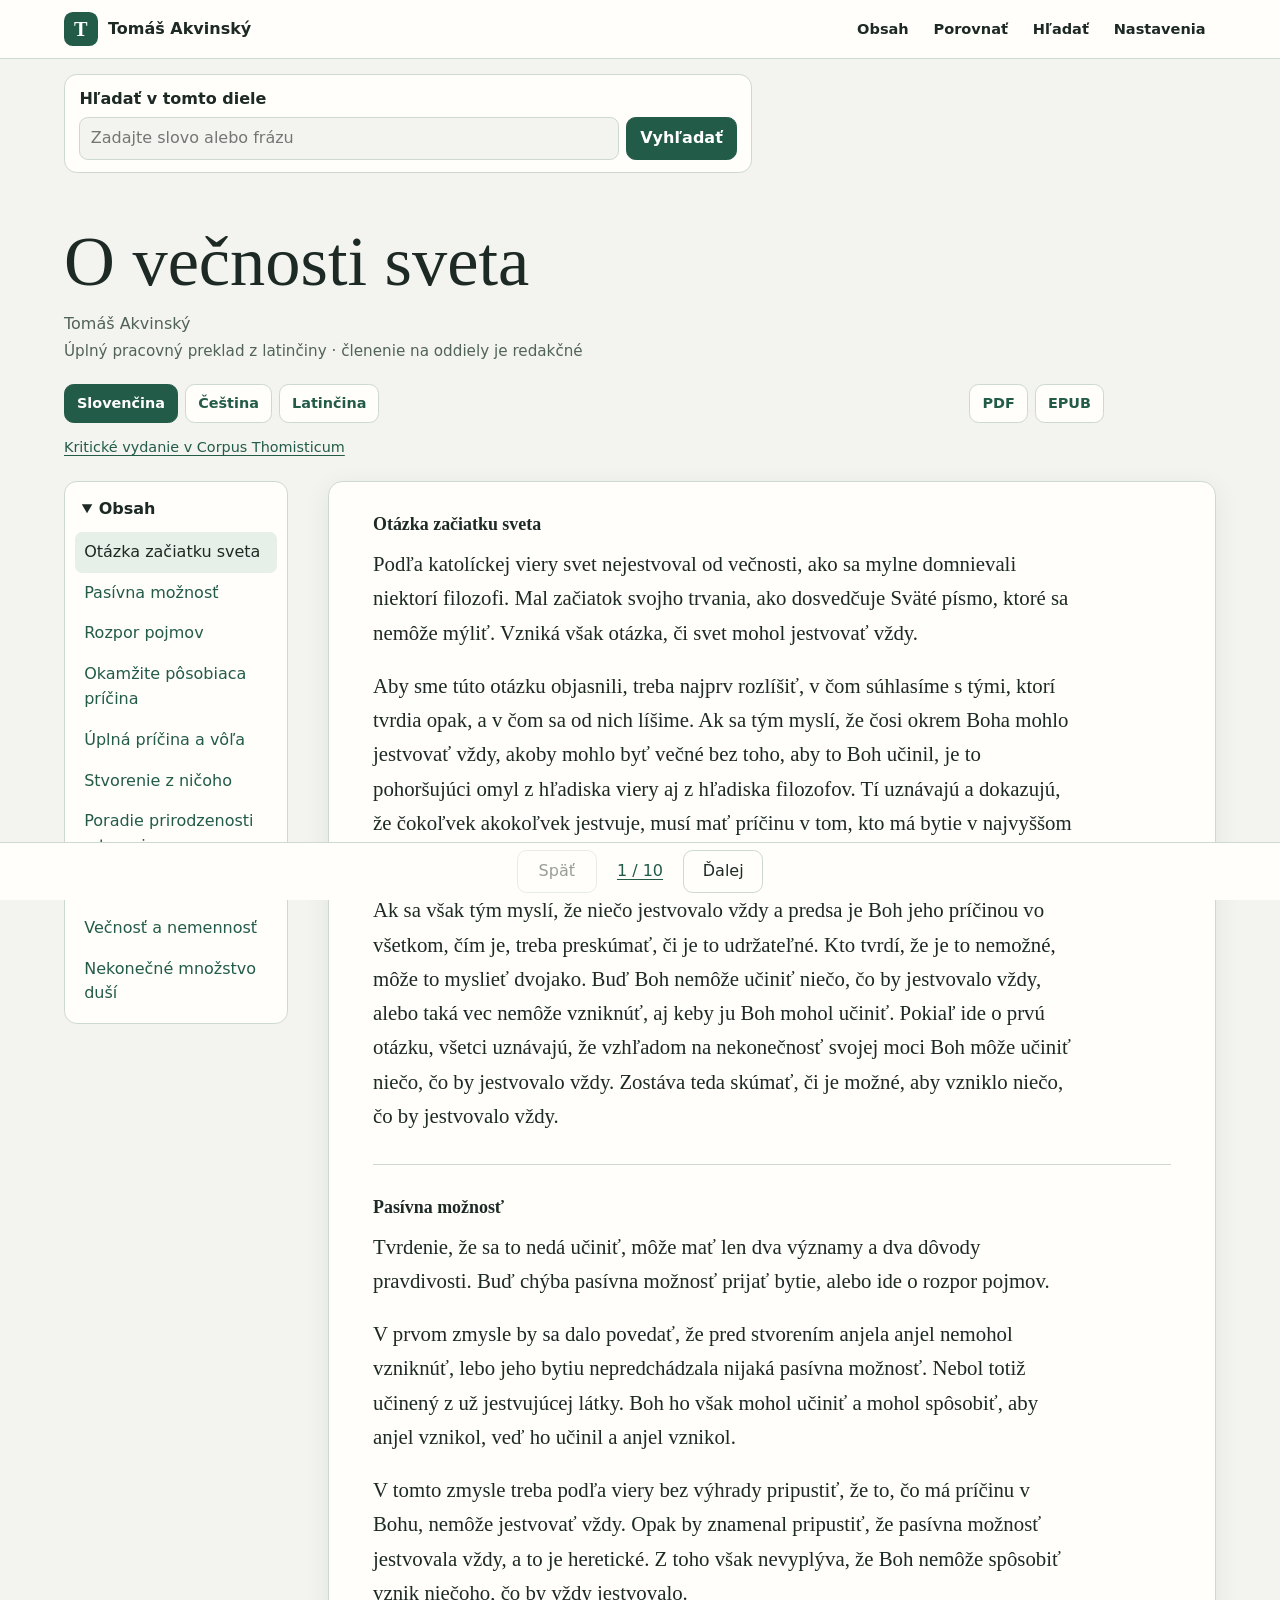
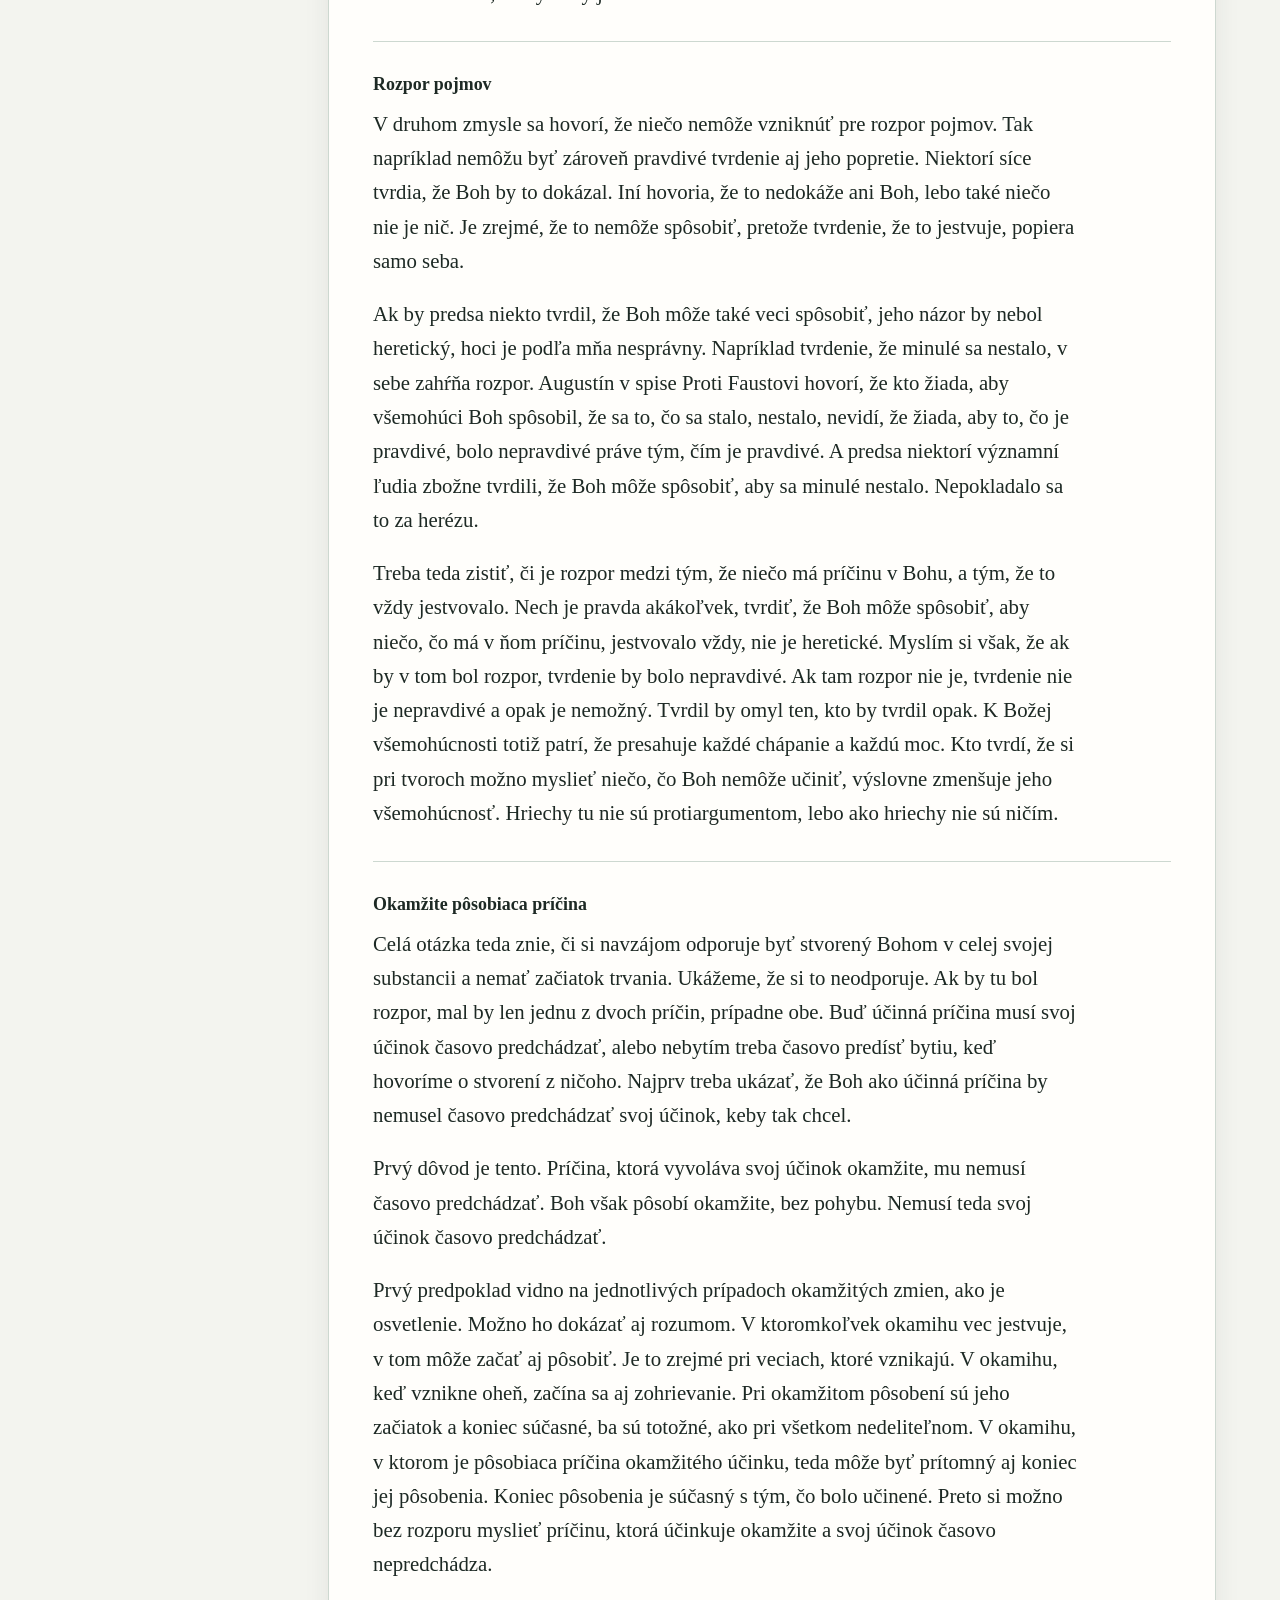
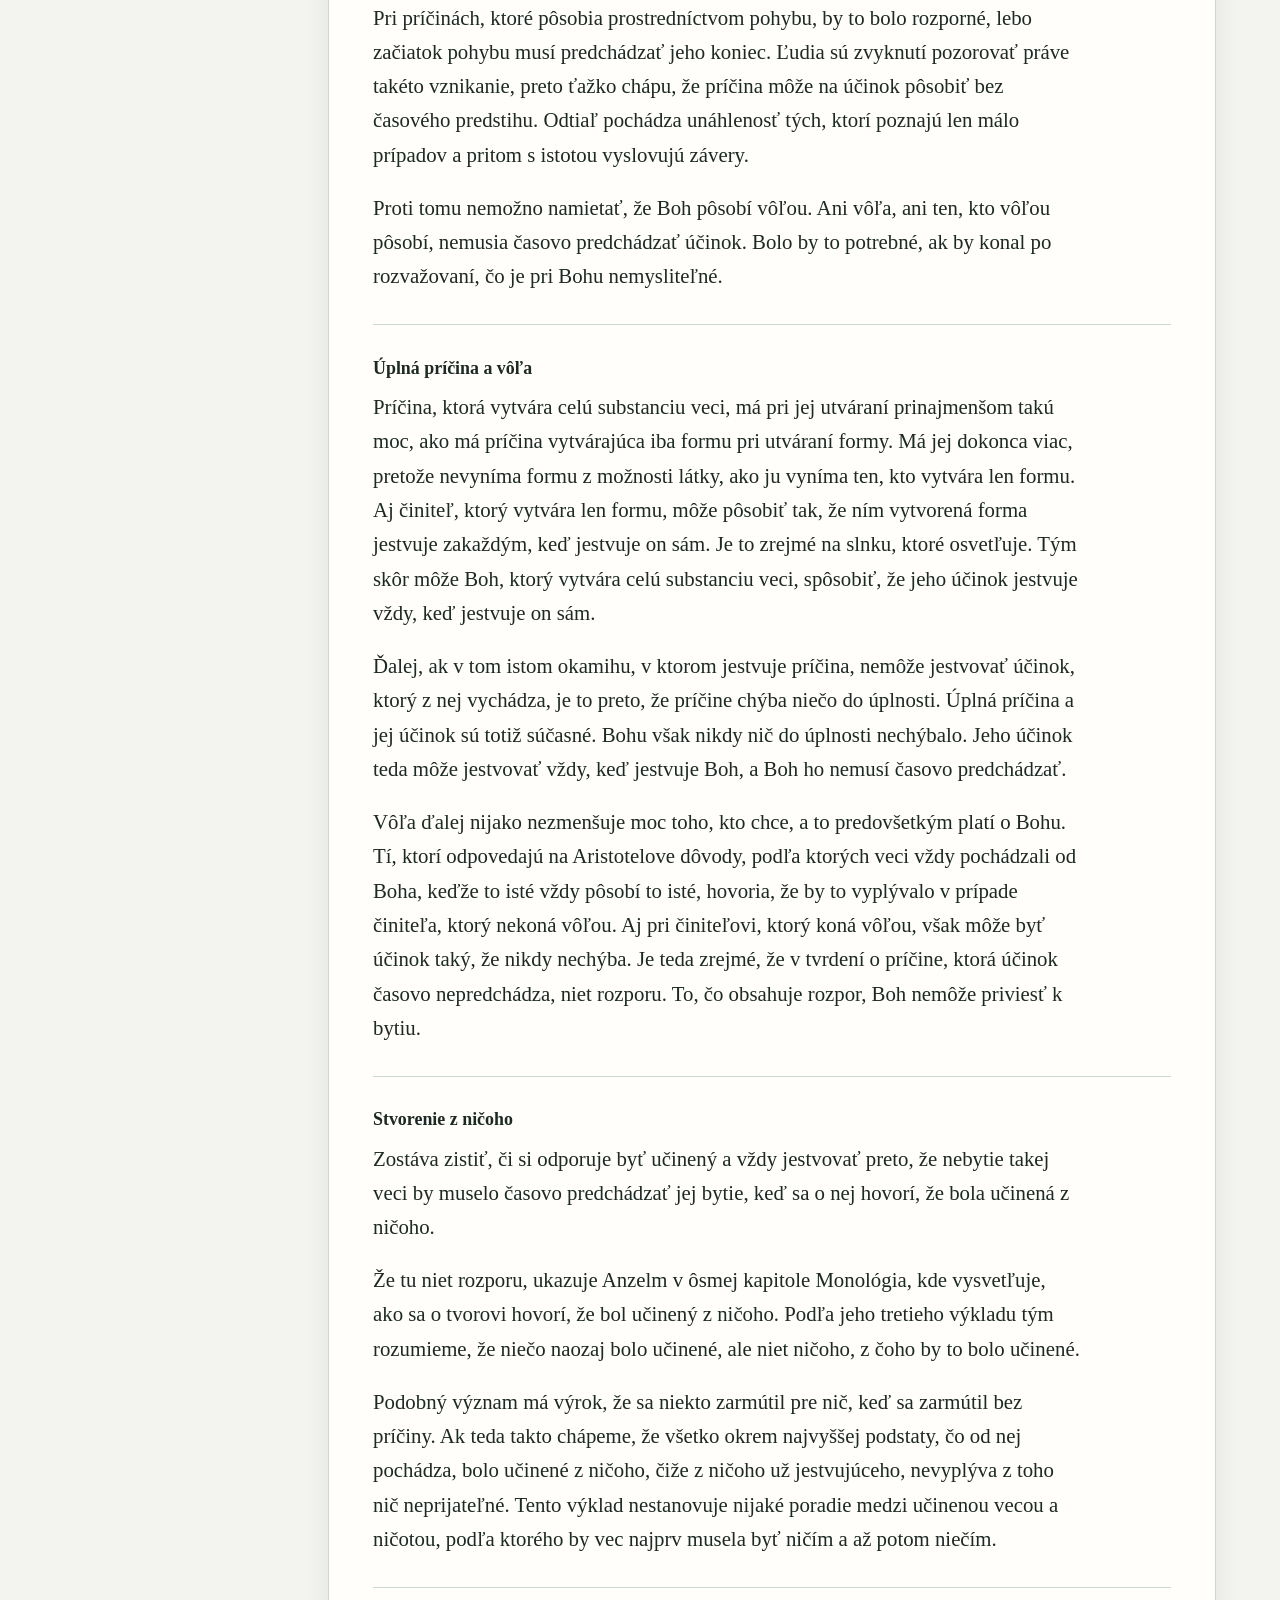
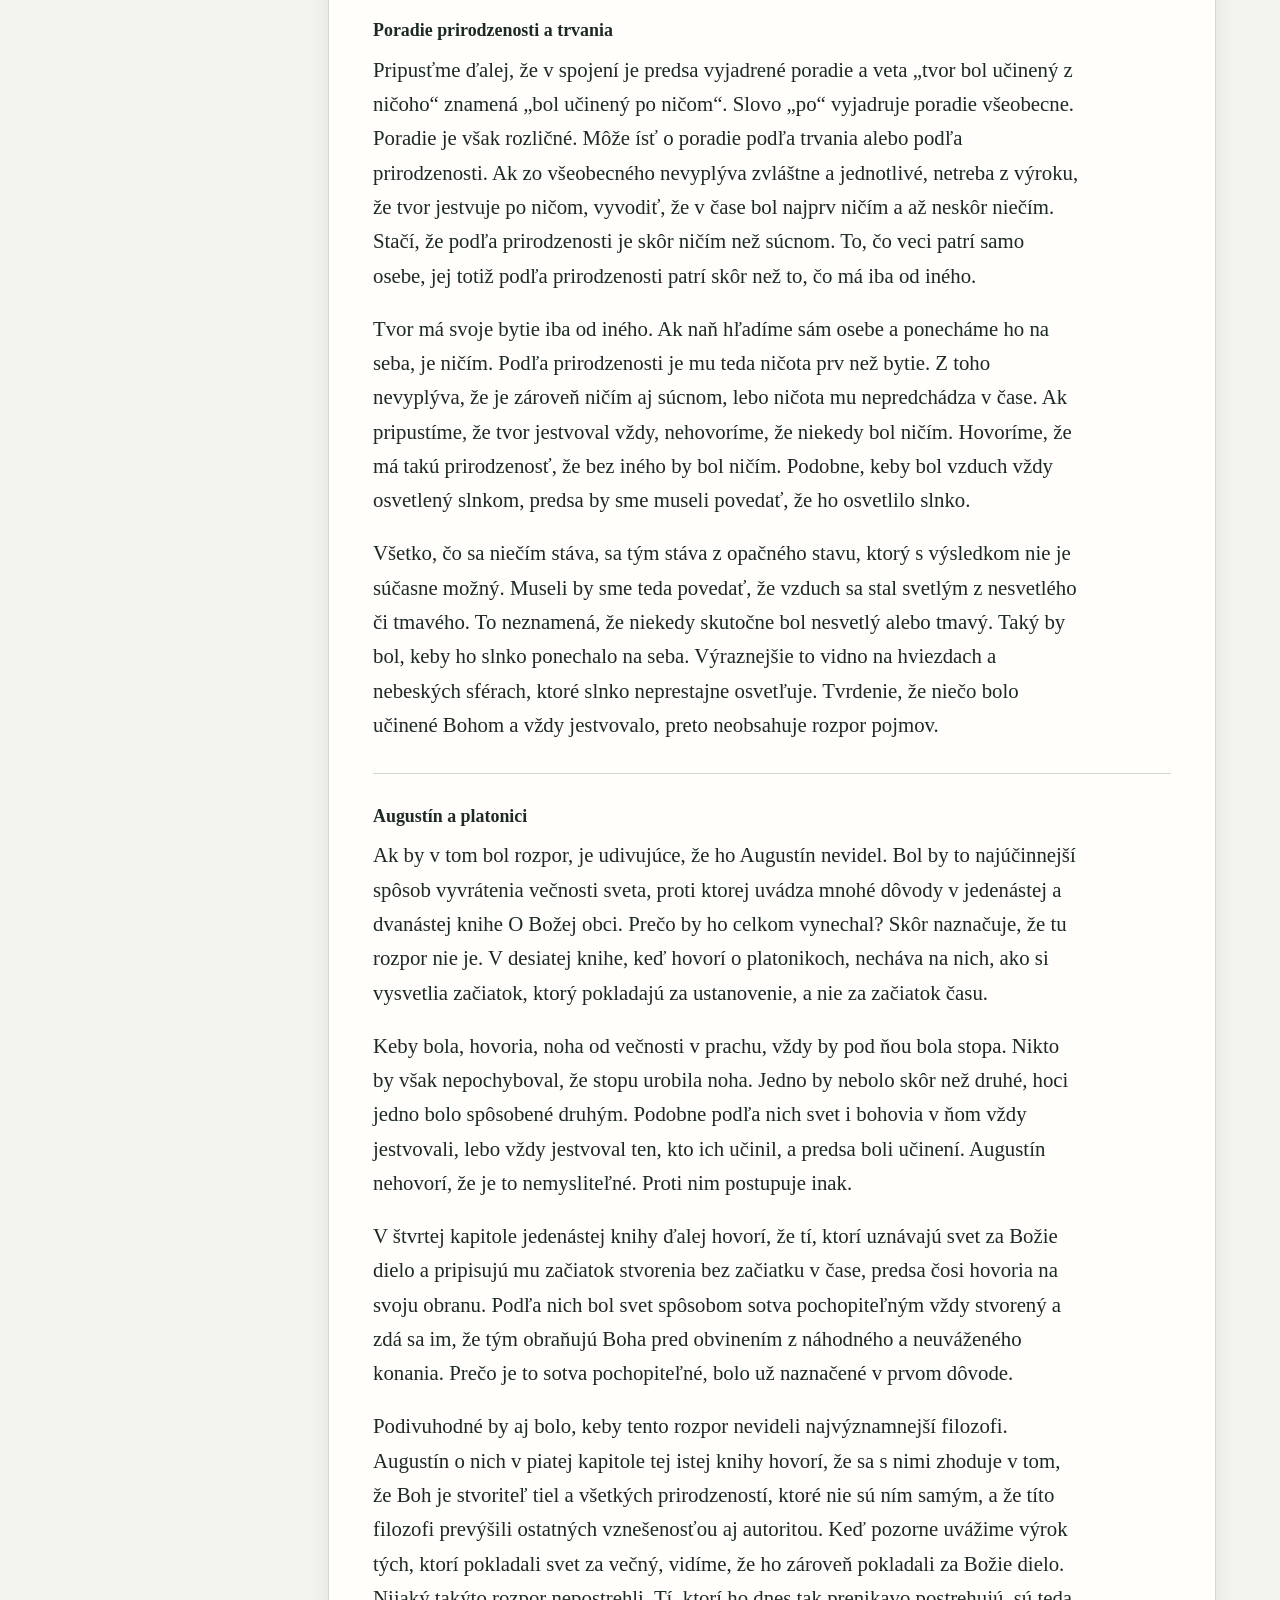
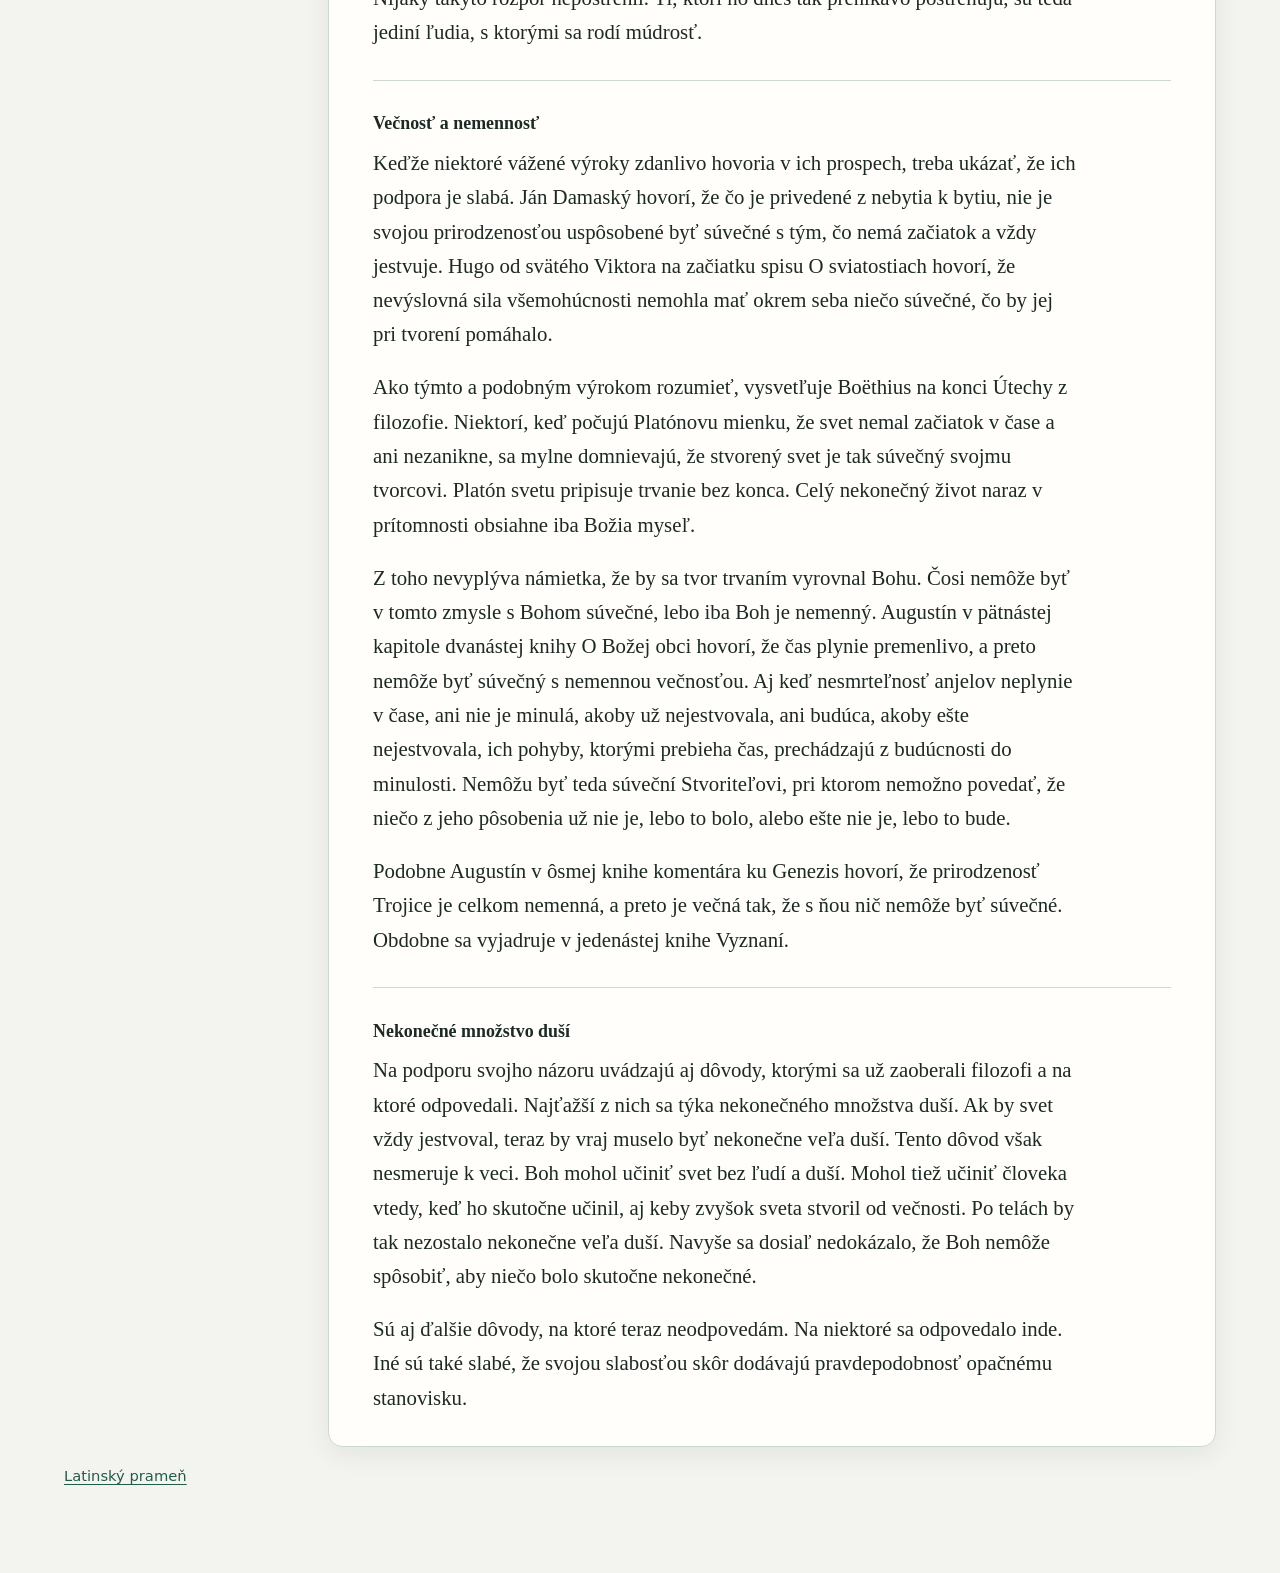
<file: docs/de-aeternitate-mundi-sk.html>
<!doctype html>
<html lang="sk" data-work="de-aeternitate-mundi" data-language="sk" data-standalone="false">
<head>
  <meta charset="utf-8">
  <meta name="viewport" content="width=device-width, initial-scale=1">
  <title>O večnosti sveta · Tomáš Akvinský</title>
  <link rel="stylesheet" href="style.css">
</head>
<body>
  <a class="skip" href="#zaciatok">Preskočiť na obsah stránky</a>
  <header class="masthead">
    <div class="topbar">
      <a class="brand" href="index.html" aria-label="Tomáš Akvinský"><span aria-hidden="true" class="brand-mark">T</span><span>Tomáš Akvinský</span></a>
      <nav aria-label="Nástroje knižnice">

      <a href="#obsah" class="contents-link">Obsah</a>
      <button type="button" data-open="porovnanie" hidden>Porovnať</button>

        <button type="button" id="show-search" hidden>Hľadať</button>
        <button type="button" data-open="nastavenia" hidden>Nastavenia</button>
      </nav>
    </div>
  </header>
  <main id="zaciatok">


    <div class="search" data-search="de-aeternitate-mundi" hidden>
      <form role="search" id="search">
        <label for="query">Hľadať v tomto diele</label>
        <div class="search-line">
          <input id="query" type="search" name="q" placeholder="Zadajte slovo alebo frázu" required>
          <button class="primary" type="submit">Vyhľadať</button>
        </div>
      </form>
      <p id="search-status" role="status"></p>
      <ul id="search-results"></ul>
    </div>
    <header class="work-header">
      <h1 lang="sk">O večnosti sveta</h1>
      <p class="author" lang="sk">Tomáš Akvinský</p>
      <p class="edition" lang="sk">Úplný pracovný preklad z latinčiny · členenie na oddiely je redakčné</p>
      <div class="actions">
        <nav class="languages" aria-label="Jazyk textu"><a data-passages="p01 p02 p03 p04 p05 p06 p07 p08 p09 p10" data-code="sk" href="de-aeternitate-mundi-sk.html" data-title="O večnosti sveta" data-author="Tomáš Akvinský" data-edition="Úplný pracovný preklad z latinčiny · členenie na oddiely je redakčné" aria-current=page>Slovenčina</a><a data-passages="p01 p02 p03 p04 p05 p06 p07 p08 p09 p10" data-code="cs" href="de-aeternitate-mundi-cs.html" data-title="O věčnosti světa" data-author="Tomáš Akvinský" data-edition="Úplný pracovní překlad z latiny · členění do oddílů je redakční">Čeština</a><a data-passages="p01 p02 p03 p04 p05 p06 p07 p08 p09 p10" data-code="la" href="de-aeternitate-mundi-la.html" data-title="De aeternitate mundi" data-author="Thomas de Aquino" data-edition="Opera omnia, tomus XVI, Parmae 1864, pp. 318–320 · textus emendatus">Latinčina</a></nav>
        <div class="downloads" aria-label="Stiahnuť text"><a href="output/pdf/de-aeternitate-mundi-sk.pdf" data-download-lang="sk" download="de-aeternitate-mundi-sk.pdf">PDF</a><a href="output/epub/de-aeternitate-mundi-sk.epub" data-download-lang="sk" download="de-aeternitate-mundi-sk.epub">EPUB</a></div>
      </div>
      <p class="reference-edition"><a href="https://www.corpusthomisticum.org/ocm.html">Kritické vydanie v Corpus Thomisticum</a></p>
    </header>
    <div class="layout">
      <details id="obsah" class="contents" open>
        <summary>Obsah</summary>
        <nav aria-label="Obsah diela"><ol><li data-entry="p01"><a href="#p01">Otázka začiatku sveta</a></li><li data-entry="p02"><a href="#p02">Pasívna možnosť</a></li><li data-entry="p03"><a href="#p03">Rozpor pojmov</a></li><li data-entry="p04"><a href="#p04">Okamžite pôsobiaca príčina</a></li><li data-entry="p05"><a href="#p05">Úplná príčina a vôľa</a></li><li data-entry="p06"><a href="#p06">Stvorenie z ničoho</a></li><li data-entry="p07"><a href="#p07">Poradie prirodzenosti a trvania</a></li><li data-entry="p08"><a href="#p08">Augustín a platonici</a></li><li data-entry="p09"><a href="#p09">Večnosť a nemennosť</a></li><li data-entry="p10"><a href="#p10">Nekonečné množstvo duší</a></li></ol></nav>
      </details>
      <article id="reading" class="prose"><section id="p01"><h2 lang="sk">Otázka začiatku sveta</h2><div class="translations"><div class="translation" lang="sk" data-code="sk" data-heading="Otázka začiatku sveta" data-available="true"><h3 class="translation-label" lang="sk">Slovenčina</h3><p>Podľa katolíckej viery svet nejestvoval od večnosti, ako sa mylne domnievali niektorí filozofi. Mal začiatok svojho trvania, ako dosvedčuje Sväté písmo, ktoré sa nemôže mýliť. Vzniká však otázka, či svet mohol jestvovať vždy.</p><p>Aby sme túto otázku objasnili, treba najprv rozlíšiť, v čom súhlasíme s tými, ktorí tvrdia opak, a v čom sa od nich líšime. Ak sa tým myslí, že čosi okrem Boha mohlo jestvovať vždy, akoby mohlo byť večné bez toho, aby to Boh učinil, je to pohoršujúci omyl z hľadiska viery aj z hľadiska filozofov. Tí uznávajú a dokazujú, že čokoľvek akokoľvek jestvuje, musí mať príčinu v tom, kto má bytie v najvyššom a najpravdivejšom zmysle.</p><p>Ak sa však tým myslí, že niečo jestvovalo vždy a predsa je Boh jeho príčinou vo všetkom, čím je, treba preskúmať, či je to udržateľné. Kto tvrdí, že je to nemožné, môže to myslieť dvojako. Buď Boh nemôže učiniť niečo, čo by jestvovalo vždy, alebo taká vec nemôže vzniknúť, aj keby ju Boh mohol učiniť. Pokiaľ ide o prvú otázku, všetci uznávajú, že vzhľadom na nekonečnosť svojej moci Boh môže učiniť niečo, čo by jestvovalo vždy. Zostáva teda skúmať, či je možné, aby vzniklo niečo, čo by jestvovalo vždy.</p></div><div class="translation" lang="cs" data-code="cs" data-heading="Otázka počátku světa" data-available="true" hidden><h3 class="translation-label" lang="sk">Čeština</h3><p>Podle katolické víry svět neexistoval od věčnosti, jak se mylně domnívali někteří filosofové. Měl počátek svého trvání, jak dosvědčuje Písmo svaté, které se nemůže mýlit. Vzniká však otázka, zda svět mohl existovat vždy.</p><p>Abychom tuto otázku objasnili, je třeba nejprve rozlišit, v čem se shodujeme s těmi, kdo tvrdí opak, a v čem se od nich lišíme. Míní-li se tím, že něco kromě Boha mohlo existovat vždy, jako by mohlo být věčné, aniž by to Bůh učinil, je to zavrženíhodný omyl z hlediska víry i filosofie. Ti uznávají a dokazují, že cokoli jakkoli existuje, musí mít příčinu v tom, kdo má bytí v nejvyšším a nejpravdivějším smyslu.</p><p>Míní-li se však, že něco existovalo vždy a přesto je Bůh jeho příčinou ve všem, čím to je, je třeba zkoumat, zda je to udržitelné. Kdo tvrdí, že je to nemožné, může to myslet dvojím způsobem. Buď Bůh nemůže učinit něco, co by existovalo vždy, nebo taková věc nemůže vzniknout, i kdyby ji Bůh mohl učinit. Pokud jde o první možnost, všichni uznávají, že vzhledem ke své nekonečné moci Bůh může učinit něco, co by existovalo vždy. Zbývá tedy zkoumat, zda je možné, aby vzniklo něco, co by existovalo vždy.</p></div><div class="translation" lang="la" data-code="la" data-heading="Quaestio de principio mundi" data-available="true" hidden><h3 class="translation-label" lang="sk">Latinčina</h3><p>Supposito, secundum fidem catholicam, mundum ab aeterno non fuisse, sicut quidam philosophi errantes posuerunt, sed quod mundus durationis initium habuerit, sicut Scriptura sacra, quae falli non potest, testatur; dubitatio mota est, utrum potuerit semper fuisse.</p><p>Cujus dubitationis ut veritas explicetur, primo distinguendum est quid est in quo cum dicentibus contrarium convenimus, et quid est illud in quo ab eis differimus.</p><p>Si enim intelligatur quod aliquid praeter Deum potuerit semper fuisse, quasi possit esse aliquid aeternum praeter eum, ab eo non factum: error abominabilis est non solum in fide, sed etiam apud philosophos, qui confitentur et probant quod omne quod est quoquo modo, esse non possit nisi causatum ab eo qui maxime et verissime habet esse.</p><p>Si autem intelligatur aliquid semper fuisse, et tamen causatum a Deo secundum totum quod in eo est: videndum est utrum hoc possit stare. Si autem dicatur hoc impossibile; vel hoc dicetur quia Deus non potuit facere aliquid quod semper fuerit, aut quia non potuit fieri, etiam si Deus posset facere.</p><p>In prima autem parte omnes consentiunt: scilicet in hoc quod Deus potuit facere aliquid quod semper fuerit, considerando potentiam ipsius infinitam. Restat igitur videre, utrum possibile sit aliquid fieri quod semper fuerit.</p></div></div></section><section id="p02"><h2 lang="sk">Pasívna možnosť</h2><div class="translations"><div class="translation" lang="sk" data-code="sk" data-heading="Pasívna možnosť" data-available="true"><h3 class="translation-label" lang="sk">Slovenčina</h3><p>Tvrdenie, že sa to nedá učiniť, môže mať len dva významy a dva dôvody pravdivosti. Buď chýba pasívna možnosť prijať bytie, alebo ide o rozpor pojmov.</p><p>V prvom zmysle by sa dalo povedať, že pred stvorením anjela anjel nemohol vzniknúť, lebo jeho bytiu nepredchádzala nijaká pasívna možnosť. Nebol totiž učinený z už jestvujúcej látky. Boh ho však mohol učiniť a mohol spôsobiť, aby anjel vznikol, veď ho učinil a anjel vznikol.</p><p>V tomto zmysle treba podľa viery bez výhrady pripustiť, že to, čo má príčinu v Bohu, nemôže jestvovať vždy. Opak by znamenal pripustiť, že pasívna možnosť jestvovala vždy, a to je heretické. Z toho však nevyplýva, že Boh nemôže spôsobiť vznik niečoho, čo by vždy jestvovalo.</p></div><div class="translation" lang="cs" data-code="cs" data-heading="Pasivní možnost" data-available="true" hidden><h3 class="translation-label" lang="sk">Čeština</h3><p>Tvrzení, že něco takového nelze učinit, lze chápat pouze dvojím způsobem a může mít jen dva důvody pravdivosti. Buď chybí pasivní možnost přijmout bytí, nebo si pojmy odporují.</p><p>V prvním smyslu by se dalo říci, že před stvořením anděla nemohl anděl vzniknout, protože jeho bytí nepředcházela žádná pasivní možnost. Nebyl totiž učiněn z předem existující látky. Bůh však mohl anděla učinit a mohl způsobit, aby anděl vznikl, vždyť ho učinil a anděl vznikl.</p><p>V tomto smyslu je podle víry třeba bez výhrady připustit, že to, co má příčinu v Bohu, nemůže existovat vždy. Opak by znamenal připustit, že pasivní možnost existovala vždy, a to je heretické. Z toho však neplyne, že Bůh nemůže způsobit vznik něčeho, co by vždy existovalo.</p></div><div class="translation" lang="la" data-code="la" data-heading="Potentia passiva" data-available="true" hidden><h3 class="translation-label" lang="sk">Latinčina</h3><p>Si autem dicatur quod hoc non potest fieri; hoc non potest intelligi nisi duobus modis, vel duas causas veritatis habere: scilicet vel propter remotionem potentiae passivae, vel propter repugnantiam intellectuum.</p><p>Primo modo posset dici quod, antequam angelus sit factus, non poterat angelus fieri, quia non praecessit ad ejus esse aliqua potentia passiva, cum non sit factus ex materia praejacenti; tamen Deus poterat facere angelum, et poterat facere ut angelus fieret, quia fecit, et factus est.</p><p>Sic ergo intelligendo, simpliciter concedendum est, secundum fidem, quod non potest causatum a Deo semper esse: quia hoc ponere esset ponere potentiam passivam semper fuisse: quod haereticum est.</p><p>Tamen ex hoc non sequitur quod Deus non possit facere ut fiat semper aliquod ens. Secundo modo dicitur per repugnantiam intellectuum aliquid non posse fieri, sicut non potest fieri ut affirmatio et negatio sint simul vera; quamvis Deus hoc possit facere, ut quidam dicunt.</p></div></div></section><section id="p03"><h2 lang="sk">Rozpor pojmov</h2><div class="translations"><div class="translation" lang="sk" data-code="sk" data-heading="Rozpor pojmov" data-available="true"><h3 class="translation-label" lang="sk">Slovenčina</h3><p>V druhom zmysle sa hovorí, že niečo nemôže vzniknúť pre rozpor pojmov. Tak napríklad nemôžu byť zároveň pravdivé tvrdenie aj jeho popretie. Niektorí síce tvrdia, že Boh by to dokázal. Iní hovoria, že to nedokáže ani Boh, lebo také niečo nie je nič. Je zrejmé, že to nemôže spôsobiť, pretože tvrdenie, že to jestvuje, popiera samo seba.</p><p>Ak by predsa niekto tvrdil, že Boh môže také veci spôsobiť, jeho názor by nebol heretický, hoci je podľa mňa nesprávny. Napríklad tvrdenie, že minulé sa nestalo, v sebe zahŕňa rozpor. Augustín v spise Proti Faustovi hovorí, že kto žiada, aby všemohúci Boh spôsobil, že sa to, čo sa stalo, nestalo, nevidí, že žiada, aby to, čo je pravdivé, bolo nepravdivé práve tým, čím je pravdivé. A predsa niektorí významní ľudia zbožne tvrdili, že Boh môže spôsobiť, aby sa minulé nestalo. Nepokladalo sa to za herézu.</p><p>Treba teda zistiť, či je rozpor medzi tým, že niečo má príčinu v Bohu, a tým, že to vždy jestvovalo. Nech je pravda akákoľvek, tvrdiť, že Boh môže spôsobiť, aby niečo, čo má v ňom príčinu, jestvovalo vždy, nie je heretické. Myslím si však, že ak by v tom bol rozpor, tvrdenie by bolo nepravdivé. Ak tam rozpor nie je, tvrdenie nie je nepravdivé a opak je nemožný. Tvrdil by omyl ten, kto by tvrdil opak. K Božej všemohúcnosti totiž patrí, že presahuje každé chápanie a každú moc. Kto tvrdí, že si pri tvoroch možno myslieť niečo, čo Boh nemôže učiniť, výslovne zmenšuje jeho všemohúcnosť. Hriechy tu nie sú protiargumentom, lebo ako hriechy nie sú ničím.</p></div><div class="translation" lang="cs" data-code="cs" data-heading="Rozpor pojmů" data-available="true" hidden><h3 class="translation-label" lang="sk">Čeština</h3><p>Ve druhém smyslu něco nemůže vzniknout pro rozpor pojmů. Tak například nemůže být současně pravdivé tvrzení i jeho popření. Někteří sice říkají, že Bůh by to dokázal. Jiní říkají, že to nedokáže ani Bůh, protože taková věc není ničím. Je zřejmé, že to Bůh nemůže způsobit, protože tvrzení, že to existuje, ruší samo sebe.</p><p>Pokud by přesto někdo tvrdil, že Bůh může způsobit takové věci, jeho názor by nebyl heretický, ačkoli je podle mne nesprávný. Tak například tvrzení, že se minulé nestalo, obsahuje rozpor. Augustin ve spise Proti Faustovi říká, že kdo žádá, aby všemohoucí Bůh způsobil, že se to, co se stalo, nestalo, nevidí, že žádá, aby to, co je pravdivé, bylo nepravdivé právě tím, čím je pravdivé. Přesto někteří významní lidé zbožně tvrdili, že Bůh může způsobit, aby se minulé nestalo. Nebylo to považováno za herezi.</p><p>Je tedy třeba zjistit, zda je rozpor mezi tím, že něco má příčinu v Bohu, a tím, že to vždy existovalo. Ať je pravda jakákoli, tvrdit, že Bůh může způsobit, aby něco, co má v něm příčinu, existovalo vždy, není heretické. Domnívám se však, že kdyby si v tom pojmy odporovaly, bylo by takové tvrzení nepravdivé. Jestliže si neodporují, tvrzení není nepravdivé a opak je nemožný. Opak by tedy byl omyl. K Boží všemohoucnosti totiž patří, že přesahuje každé poznání a každou moc. Kdo tvrdí, že si u tvorů lze myslet něco, co Bůh nemůže učinit, výslovně jeho všemohoucnost omezuje. Hříchy proti tomu nesvědčí, protože jako hříchy nejsou ničím.</p></div><div class="translation" lang="la" data-code="la" data-heading="Repugnantia intellectuum" data-available="true" hidden><h3 class="translation-label" lang="sk">Latinčina</h3><p>Quidam vero dicunt quod nec Deus potest hujusmodi facere, quia hoc nihil est. Tamen manifestum est quod non potest facere ut hoc fiat, quia positio qua ponitur esse, destruit se ipsam.</p><p>Si tamen ponatur quod Deus hujusmodi potest facere ut fiat; positio non est haeretica, quamvis, ut credo, sit falsa, sicut quod praeteritum non fuerit, includit in se contradictionem.</p><p>Unde Augustinus in libro contra Faustum: « Quisque ita dicit: Si omnipotens est Deus, faciat ut quae facta sunt, facta non fuerint; non videt hoc se dicere: Si omnipotens est, faciat ut ea quae vera sunt, eo ipso quod vera sunt, falsa sint. »</p><p>Et tamen quidam magni pie dixerunt Deum posse facere de praeterito quod non fuerit praeteritum; nec fuit reputatum haereticum. Videndum est ergo utrum in his duobus sit repugnantia intellectuum, quod aliquid sit causatum a Deo, et tamen semper fuerit. Et quidquid de hoc verum sit, non erit haereticum dicere: quia hoc potest fieri a Deo ut aliquid causatum a Deo semper fuerit.</p><p>Tamen credo quod si esset repugnantia intellectuum, esset falsum. Si autem non est repugnantia intellectuum, non solum non est falsum, sed etiam est impossibile aliter esse, et erroneum, si aliter dicatur. Cum enim ad omnipotentiam Dei pertineat ut omnem intellectum et virtutem excedat, expresse omnipotentiae derogat qui dicit aliquid posse intelligi in creaturis, quod a Deo fieri non possit. Nec est instantia de peccatis, quae in quantum hujusmodi, nihil sunt.</p></div></div></section><section id="p04"><h2 lang="sk">Okamžite pôsobiaca príčina</h2><div class="translations"><div class="translation" lang="sk" data-code="sk" data-heading="Okamžite pôsobiaca príčina" data-available="true"><h3 class="translation-label" lang="sk">Slovenčina</h3><p>Celá otázka teda znie, či si navzájom odporuje byť stvorený Bohom v celej svojej substancii a nemať začiatok trvania. Ukážeme, že si to neodporuje. Ak by tu bol rozpor, mal by len jednu z dvoch príčin, prípadne obe. Buď účinná príčina musí svoj účinok časovo predchádzať, alebo nebytím treba časovo predísť bytiu, keď hovoríme o stvorení z ničoho. Najprv treba ukázať, že Boh ako účinná príčina by nemusel časovo predchádzať svoj účinok, keby tak chcel.</p><p>Prvý dôvod je tento. Príčina, ktorá vyvoláva svoj účinok okamžite, mu nemusí časovo predchádzať. Boh však pôsobí okamžite, bez pohybu. Nemusí teda svoj účinok časovo predchádzať.</p><p>Prvý predpoklad vidno na jednotlivých prípadoch okamžitých zmien, ako je osvetlenie. Možno ho dokázať aj rozumom. V ktoromkoľvek okamihu vec jestvuje, v tom môže začať aj pôsobiť. Je to zrejmé pri veciach, ktoré vznikajú. V okamihu, keď vznikne oheň, začína sa aj zohrievanie. Pri okamžitom pôsobení sú jeho začiatok a koniec súčasné, ba sú totožné, ako pri všetkom nedeliteľnom. V okamihu, v ktorom je pôsobiaca príčina okamžitého účinku, teda môže byť prítomný aj koniec jej pôsobenia. Koniec pôsobenia je súčasný s tým, čo bolo učinené. Preto si možno bez rozporu myslieť príčinu, ktorá účinkuje okamžite a svoj účinok časovo nepredchádza.</p><p>Pri príčinách, ktoré pôsobia prostredníctvom pohybu, by to bolo rozporné, lebo začiatok pohybu musí predchádzať jeho koniec. Ľudia sú zvyknutí pozorovať práve takéto vznikanie, preto ťažko chápu, že príčina môže na účinok pôsobiť bez časového predstihu. Odtiaľ pochádza unáhlenosť tých, ktorí poznajú len málo prípadov a pritom s istotou vyslovujú závery.</p><p>Proti tomu nemožno namietať, že Boh pôsobí vôľou. Ani vôľa, ani ten, kto vôľou pôsobí, nemusia časovo predchádzať účinok. Bolo by to potrebné, ak by konal po rozvažovaní, čo je pri Bohu nemysliteľné.</p></div><div class="translation" lang="cs" data-code="cs" data-heading="Okamžitě působící příčina" data-available="true" hidden><h3 class="translation-label" lang="sk">Čeština</h3><p>Celá otázka tedy zní, zda si odporuje být stvořen Bohem v celé své substanci a nemít počátek trvání. Že si to neodporuje, lze ukázat následovně. Pokud by zde byl rozpor, mohl by spočívat jen v jedné ze dvou věcí, případně v obou. Buď účinná příčina musí časově předcházet svůj účinek, nebo musí nebytí časově předcházet bytí, když se říká, že něco bylo Bohem učiněno z ničeho. Nejprve je tedy třeba ukázat, že Bůh jako účinná příčina nemusí časově předcházet svůj účinek, kdyby tak chtěl.</p><p>První důvod je tento. Příčina, která vyvolává svůj účinek okamžitě, mu nemusí časově předcházet. Bůh však působí okamžitě, bez pohybu. Nemusí tedy svůj účinek časově předcházet.</p><p>První předpoklad je zřejmý z jednotlivých případů okamžitých změn, například z osvětlení. Lze jej také odůvodnit rozumem. V kterémkoli okamžiku věc existuje, v tom může začít působit. Je to zřejmé u vznikajících věcí. V okamžiku, kdy vzniká oheň, začíná i zahřívání. Při okamžitém působení jsou jeho počátek a konec současné, ba totožné, jako u všeho nedělitelného. V kterémkoli okamžiku je dána působící příčina okamžitého účinku, může být dán i konec jejího působení. Konec působení je současný s tím, co bylo učiněno. Nepříčí se tedy rozumu, že příčina vyvolávající svůj účinek okamžitě jej časově nepředchází.</p><p>U příčin působících prostřednictvím pohybu by to bylo rozporné, protože počátek pohybu musí předcházet jeho konec. Lidé jsou zvyklí pozorovat právě takové vznikání, a proto nesnadno chápou, že účinná příčina může svůj účinek časově nepředcházet. Odtud pramení ukvapenost těch, kdo znají jen málo případů a snadno pronášejí soudy.</p><p>Proti tomuto důvodu nelze namítat, že Bůh působí vůlí. Ani vůle, ani ten, kdo vůlí působí, nemusí časově předcházet účinek. Bylo by to nutné, kdyby jeho jednání vycházelo z předchozího uvažování, což u Boha nelze předpokládat.</p></div><div class="translation" lang="la" data-code="la" data-heading="Causa subito agens" data-available="true" hidden><h3 class="translation-label" lang="sk">Latinčina</h3><p>In hoc ergo tota consistit quaestio, utrum esse creatum a Deo secundum totam substantiam, et non habere durationis principium, repugnent ad invicem, vel non. Quod autem non repugnent, sic ostenditur.</p><p>Si enim repugnant, hoc non est nisi propter alterum duorum, vel propter utrumque: aut quia oportet ut causa agens praecedat duratione; aut quia oportet quod non esse praecedat esse duratione, propter hoc dicitur creatum a Deo ex nihilo fieri. Primo ergo ostendendum quod non est necesse ut causa agens, scilicet Deus, praecedat duratione suum causatum, si ipse voluisset.</p><p>Primo sic. Nulla causa producens effectum suum subito, necessario praecedit effectum suum duratione. Sed Deus est causa producens effectum suum non per motum, sed subito. Ergo non est necessarium quod duratione praecedat effectum suum.</p><p>Primum patet per inductionem in omnibus mutationibus subitis, sicut est illuminatio et hujusmodi. Nihilominus potest probari per rationem sic. In quocumque instanti ponitur res esse, potest poni principium actionis ejus, ut patet in omnibus generabilibus: quia in illo instanti in quo incipit ignis, incipit esse calefactio.</p><p>Sed in operatione subita, simul, immo idem est principium et finis ejus, sicut in omnibus indivisibilibus. Ergo in quocumque instanti ponitur agens producens effectum suum subito, potest poni terminus actionis suae. Sed terminus actionis est simul cum ipso facto. Ergo non repugnat intellectui, si ponatur causa producens effectum suum subito non praecedere duratione causatum suum.</p><p>Repugnaret autem in causis producentibus effectus suos per motum: quia oportet quod principium motus praecedat finem ejus. Et quia homines consueti sunt considerare hujusmodi factiones quae sunt per motum; ideo non facile capiunt quod causa agens duratione effectum suum non praecedat. Et inde est quod multorum inexperti ad pauca respicientes enuntiant facile.</p><p>Nec potest huic rationi obviari, quia Deus est causa agens per voluntatem: quia non est necessarium quod voluntas praecedat duratione effectum suum, nec agens per voluntatem, nisi per hoc quod agit ex deliberatione; quod absit ut in Deo ponamus.</p></div></div></section><section id="p05"><h2 lang="sk">Úplná príčina a vôľa</h2><div class="translations"><div class="translation" lang="sk" data-code="sk" data-heading="Úplná príčina a vôľa" data-available="true"><h3 class="translation-label" lang="sk">Slovenčina</h3><p>Príčina, ktorá vytvára celú substanciu veci, má pri jej utváraní prinajmenšom takú moc, ako má príčina vytvárajúca iba formu pri utváraní formy. Má jej dokonca viac, pretože nevyníma formu z možnosti látky, ako ju vyníma ten, kto vytvára len formu. Aj činiteľ, ktorý vytvára len formu, môže pôsobiť tak, že ním vytvorená forma jestvuje zakaždým, keď jestvuje on sám. Je to zrejmé na slnku, ktoré osvetľuje. Tým skôr môže Boh, ktorý vytvára celú substanciu veci, spôsobiť, že jeho účinok jestvuje vždy, keď jestvuje on sám.</p><p>Ďalej, ak v tom istom okamihu, v ktorom jestvuje príčina, nemôže jestvovať účinok, ktorý z nej vychádza, je to preto, že príčine chýba niečo do úplnosti. Úplná príčina a jej účinok sú totiž súčasné. Bohu však nikdy nič do úplnosti nechýbalo. Jeho účinok teda môže jestvovať vždy, keď jestvuje Boh, a Boh ho nemusí časovo predchádzať.</p><p>Vôľa ďalej nijako nezmenšuje moc toho, kto chce, a to predovšetkým platí o Bohu. Tí, ktorí odpovedajú na Aristotelove dôvody, podľa ktorých veci vždy pochádzali od Boha, keďže to isté vždy pôsobí to isté, hovoria, že by to vyplývalo v prípade činiteľa, ktorý nekoná vôľou. Aj pri činiteľovi, ktorý koná vôľou, však môže byť účinok taký, že nikdy nechýba. Je teda zrejmé, že v tvrdení o príčine, ktorá účinok časovo nepredchádza, niet rozporu. To, čo obsahuje rozpor, Boh nemôže priviesť k bytiu.</p></div><div class="translation" lang="cs" data-code="cs" data-heading="Úplná příčina a vůle" data-available="true" hidden><h3 class="translation-label" lang="sk">Čeština</h3><p>Příčina, která vytváří celou substanci věci, má při jejím utváření přinejmenším takovou moc, jakou má příčina vytvářející formu při utváření formy. Má dokonce větší moc, protože nevyvádí formu z možnosti látky, jak tomu je u toho, kdo vytváří jen formu. I činitel vytvářející pouhou formu však může způsobit, že jím vytvořená forma existuje, kdykoli existuje on sám. Je to zřejmé na slunci, když osvětluje. Tím spíše může Bůh, který vytváří celou substanci věci, způsobit, že jeho účinek existuje vždy, když existuje on sám.</p><p>Dále, pokud v témže okamžiku, v němž je dána příčina, nemůže existovat účinek, který z ní vychází, je to proto, že příčině něco chybí k úplnosti. Úplná příčina a její účinek jsou totiž současné. Bohu však nikdy nic k úplnosti nechybělo. Jeho účinek tedy může existovat vždy, když existuje Bůh, a Bůh jej nemusí časově předcházet.</p><p>Vůle dále nijak nezmenšuje moc toho, kdo chce, což platí především o Bohu. Ti, kdo odpovídají na Aristotelovy důvody, podle nichž věci vždy pocházely od Boha, protože totéž vždy působí totéž, říkají, že by to plynulo u činitele, který nepůsobí vůlí. Avšak i činitel působící vůlí může způsobit, aby jeho účinek nikdy nechyběl. Je tedy zřejmé, že rozumu neodporuje tvrzení o působící příčině, která svůj účinek časově nepředchází. To, co obsahuje rozpor, Bůh nemůže přivést k bytí.</p></div><div class="translation" lang="la" data-code="la" data-heading="Causa completa et voluntas" data-available="true" hidden><h3 class="translation-label" lang="sk">Latinčina</h3><p>Praeterea. Causa producens totam rei substantiam non minus potest in producendo totam substantiam, quam causa producens formam in productione formae: immo multo magis; quia non producit educendo de potentia materiae, sicut est in eo qui producit formam.</p><p>Sed aliquod agens quod producit solum formam, potest in hoc ut forma ab eo producta sit quandocumque ipsum est, ut patet in sole illuminante. Ergo multo fortius Deus, qui producit totam rei substantiam, potest facere ut causatum suum sit quandocumque ipse est.</p><p>Praeterea. Si aliqua sit causa, qua posita in aliquo instanti non possit poni effectus ejus ab ea procedens in eodem instanti, hoc non est, nisi quia illi causae deest aliquid de complemento: causa enim completa et causatum sunt simul. Sed Deo nunquam defuit aliquid de complemento. Ergo causatum ejus semper potest poni, eo posito; et ita non est necessarium quod duratione praecedat.</p><p>Praeterea. Voluntas volenti nihil minuit de virtute ejus, et praecipue in Deo. Sed omnes solventes ad rationes Aristotelis, quibus probatur res semper fuisse a Deo per hoc quod idem semper facit idem, dicunt quod hoc sequeretur, si non esset agens per voluntatem. Ergo et si ponatur agens per voluntatem, nihilominus sequitur quod potest facere ut causatum ab eo nunquam non sit.</p><p>Et ita patet quod non repugnat intellectui quod dicitur causa agens non praecedere effectum suum duratione; quia in illis quae repugnant intellectui Deus non potest facere ut illud sit.</p></div></div></section><section id="p06"><h2 lang="sk">Stvorenie z ničoho</h2><div class="translations"><div class="translation" lang="sk" data-code="sk" data-heading="Stvorenie z ničoho" data-available="true"><h3 class="translation-label" lang="sk">Slovenčina</h3><p>Zostáva zistiť, či si odporuje byť učinený a vždy jestvovať preto, že nebytie takej veci by muselo časovo predchádzať jej bytie, keď sa o nej hovorí, že bola učinená z ničoho.</p><p>Že tu niet rozporu, ukazuje Anzelm v ôsmej kapitole Monológia, kde vysvetľuje, ako sa o tvorovi hovorí, že bol učinený z ničoho. Podľa jeho tretieho výkladu tým rozumieme, že niečo naozaj bolo učinené, ale niet ničoho, z čoho by to bolo učinené.</p><p>Podobný význam má výrok, že sa niekto zarmútil pre nič, keď sa zarmútil bez príčiny. Ak teda takto chápeme, že všetko okrem najvyššej podstaty, čo od nej pochádza, bolo učinené z ničoho, čiže z ničoho už jestvujúceho, nevyplýva z toho nič neprijateľné. Tento výklad nestanovuje nijaké poradie medzi učinenou vecou a ničotou, podľa ktorého by vec najprv musela byť ničím a až potom niečím.</p></div><div class="translation" lang="cs" data-code="cs" data-heading="Stvoření z ničeho" data-available="true" hidden><h3 class="translation-label" lang="sk">Čeština</h3><p>Zbývá zjistit, zda si odporuje být učiněn a existovat vždy proto, že by nebytí takové věci muselo časově předcházet její bytí, říká-li se o ní, že byla učiněna z ničeho.</p><p>Že v tom není rozpor, ukazuje Anselm v osmé kapitole Monologia, kde vykládá, jak se říká o tvoru, že byl učiněn z ničeho. Podle třetího výkladu tím rozumíme, že něco opravdu bylo učiněno, avšak není nic, z čeho by to bylo učiněno.</p><p>Podobný smysl má vyjádření, že se někdo zarmoutil pro nic, když se zarmoutil bez příčiny. Chápeme-li tedy takto, že vše kromě nejvyšší podstaty, co z ní pochází, bylo učiněno z ničeho, tedy z ničeho předem existujícího, neplyne z toho žádný nepřijatelný důsledek. Tento výklad nestanoví žádné pořadí mezi učiněnou věcí a nicotou, podle něhož by věc musela být nejprve ničím a až později něčím.</p></div><div class="translation" lang="la" data-code="la" data-heading="Creatio ex nihilo" data-available="true" hidden><h3 class="translation-label" lang="sk">Latinčina</h3><p>Nunc restat videre an repugnet intellectui aliquid factum nunquam non fuisse propter hoc quod necessarium sit non esse ejus esse duratione praecedere, propter hoc quod dicitur ex nihilo factum esse.</p><p>Sed quod hoc in nullo repugnet, ostenditur per dictum Anselmi in Monologio, cap. 8, exponentis quomodo creatura dicatur facta ex nihilo. &quot;Tertia&quot;, inquit, &quot; interpretatio, qua dicitur aliquid esse factum ex nihilo, est cum intelligimus esse quidem factum, sed non esse aliquid unde sit factum&quot;.</p><p>Per similem significationem dici videtur, cum tristatur sine causa, dicitur contristatus de nihilo. Secundum igitur hunc sensum, si intelligatur quod supra conclusum est, quia praeter summam essentiam cuncta quae sunt ab eadem, ex nihilo facta sunt, id est, non ex aliquo: nihil inconveniens sequetur.</p><p>Inde patet quod secundum hanc expositionem non ponitur aliquis ordo ejus quod factum est ad nihil, quasi oportuerit prius quod factum est, nihil fuisse, et postmodum aliquid esse.</p></div></div></section><section id="p07"><h2 lang="sk">Poradie prirodzenosti a trvania</h2><div class="translations"><div class="translation" lang="sk" data-code="sk" data-heading="Poradie prirodzenosti a trvania" data-available="true"><h3 class="translation-label" lang="sk">Slovenčina</h3><p>Pripusťme ďalej, že v spojení je predsa vyjadrené poradie a veta „tvor bol učinený z ničoho“ znamená „bol učinený po ničom“. Slovo „po“ vyjadruje poradie všeobecne. Poradie je však rozličné. Môže ísť o poradie podľa trvania alebo podľa prirodzenosti. Ak zo všeobecného nevyplýva zvláštne a jednotlivé, netreba z výroku, že tvor jestvuje po ničom, vyvodiť, že v čase bol najprv ničím a až neskôr niečím. Stačí, že podľa prirodzenosti je skôr ničím než súcnom. To, čo veci patrí samo osebe, jej totiž podľa prirodzenosti patrí skôr než to, čo má iba od iného.</p><p>Tvor má svoje bytie iba od iného. Ak naň hľadíme sám osebe a ponecháme ho na seba, je ničím. Podľa prirodzenosti je mu teda ničota prv než bytie. Z toho nevyplýva, že je zároveň ničím aj súcnom, lebo ničota mu nepredchádza v čase. Ak pripustíme, že tvor jestvoval vždy, nehovoríme, že niekedy bol ničím. Hovoríme, že má takú prirodzenosť, že bez iného by bol ničím. Podobne, keby bol vzduch vždy osvetlený slnkom, predsa by sme museli povedať, že ho osvetlilo slnko.</p><p>Všetko, čo sa niečím stáva, sa tým stáva z opačného stavu, ktorý s výsledkom nie je súčasne možný. Museli by sme teda povedať, že vzduch sa stal svetlým z nesvetlého či tmavého. To neznamená, že niekedy skutočne bol nesvetlý alebo tmavý. Taký by bol, keby ho slnko ponechalo na seba. Výraznejšie to vidno na hviezdach a nebeských sférach, ktoré slnko neprestajne osvetľuje. Tvrdenie, že niečo bolo učinené Bohom a vždy jestvovalo, preto neobsahuje rozpor pojmov.</p></div><div class="translation" lang="cs" data-code="cs" data-heading="Pořadí přirozenosti a trvání" data-available="true" hidden><h3 class="translation-label" lang="sk">Čeština</h3><p>Dále předpokládejme, že je tím spojením přece vyjádřeno pořadí a že věta „tvor byl učiněn z ničeho“ znamená „byl učiněn po ničem“. Slovo „po“ vyjadřuje pořadí obecně. Pořadí však má více podob, může jít o pořadí podle trvání nebo podle přirozenosti. Pokud z obecného neplyne zvláštní a jednotlivé, není nutné z tvrzení, že tvor existuje po ničem, vyvozovat, že byl časově nejprve ničím a potom něčím. Stačí, že podle přirozenosti je spíše ničím než jsoucnem. To, co věci přísluší samo o sobě, jí totiž podle přirozenosti přísluší dřív než to, co má pouze od jiného.</p><p>Tvor má bytí jen od jiného. Je-li ponechán sám sobě a uvažován sám o sobě, je ničím. Podle přirozenosti mu tedy nicota přísluší dříve než bytí. Z toho neplyne, že má být současně ničím i jsoucnem, protože nicota jej časově nepředchází. Pokud připustíme, že tvor existoval vždy, netvrdíme, že byl někdy ničím. Tvrdíme, že by byl vzhledem ke své přirozenosti ničím, kdyby byl ponechán sám sobě. Kdybychom podobně řekli, že vzduch byl vždy osvětlen sluncem, museli bychom i tak říci, že jej osvětlilo slunce.</p><p>Všechno, co se něčím stává, se tím stává z opačného stavu, který nemůže nastat současně s výsledkem. Museli bychom tedy říci, že se vzduch z neosvětleného či temného stal osvětleným. To neznamená, že byl někdy neosvětlený nebo temný. Takový by byl, kdyby byl ponechán sám sobě. Je to ještě zřetelnější u hvězd a nebeských sfér, které jsou stále osvětlovány sluncem. Je tedy zřejmé, že tvrzení, že něco bylo učiněno Bohem a vždy existovalo, neobsahuje rozpor pojmů.</p></div><div class="translation" lang="la" data-code="la" data-heading="Ordo naturae et durationis" data-available="true" hidden><h3 class="translation-label" lang="sk">Latinčina</h3><p>Praeterea, supponatur quod ordo ad nihil in propositione importatus remaneat affirmatus, ut sit sensus, creatura facta est ex nihilo, id est, facta est post nihil: haec dictio &quot;post&quot; ordinem importat absolute.</p><p>Sed ordo multiplex est: scilicet durationis et naturae. Si igitur ex communi et universali non sequitur proprium et particulare, non erit necessarium ut, propter hoc quod creatura esse post nihil dicitur, prius duratione fuerit nihil, et postea fuerit aliquid; sed sufficit, si prius natura sit nihil, quam ens; prius enim inest unicuique naturaliter quod convenit sibi in se, quam quod solum ex alio habet.</p><p>Esse autem non habet creatura nisi ab alio; sibi autem relicta in se considerata nihil est: unde prius naturaliter inest sibi nihil, quam esse. Nec oportet quod propter hoc sit simul nihil et ens, quia duratione non praecessit: non enim ponitur, si creatura semper fuit, ut in aliquo tempore nihil sit; sed ponitur quod natura ejus est talis, quod esset nihil, si sibi relinqueretur: ut si dicamus aerem semper fuisse illuminatum a sole, oportebit dicere quod aer est factus lucidus a sole.</p><p>Et quia omne quod fit, ex incontingenti fit, id est, ex eo quod non contingit simul esse cum eo quod dicitur fieri; oportebit dicere quod sit factus lucidus ex non lucido, vel tenebroso: non ita quod umquam fuerit non lucidus vel tenebrosus, sed quia esset talis, si sibi soli relinqueretur.</p><p>Et hoc expressius patet in stellis et orbibus qui semper illuminantur a sole. Sic ergo patet quod in hoc quod dicitur aliquid factum esse a Deo et nunquam non fuisse, non est intellectus aliqua repugnantia.</p></div></div></section><section id="p08"><h2 lang="sk">Augustín a platonici</h2><div class="translations"><div class="translation" lang="sk" data-code="sk" data-heading="Augustín a platonici" data-available="true"><h3 class="translation-label" lang="sk">Slovenčina</h3><p>Ak by v tom bol rozpor, je udivujúce, že ho Augustín nevidel. Bol by to najúčinnejší spôsob vyvrátenia večnosti sveta, proti ktorej uvádza mnohé dôvody v jedenástej a dvanástej knihe O Božej obci. Prečo by ho celkom vynechal? Skôr naznačuje, že tu rozpor nie je. V desiatej knihe, keď hovorí o platonikoch, necháva na nich, ako si vysvetlia začiatok, ktorý pokladajú za ustanovenie, a nie za začiatok času.</p><p>Keby bola, hovoria, noha od večnosti v prachu, vždy by pod ňou bola stopa. Nikto by však nepochyboval, že stopu urobila noha. Jedno by nebolo skôr než druhé, hoci jedno bolo spôsobené druhým. Podobne podľa nich svet i bohovia v ňom vždy jestvovali, lebo vždy jestvoval ten, kto ich učinil, a predsa boli učinení. Augustín nehovorí, že je to nemysliteľné. Proti nim postupuje inak.</p><p>V štvrtej kapitole jedenástej knihy ďalej hovorí, že tí, ktorí uznávajú svet za Božie dielo a pripisujú mu začiatok stvorenia bez začiatku v čase, predsa čosi hovoria na svoju obranu. Podľa nich bol svet spôsobom sotva pochopiteľným vždy stvorený a zdá sa im, že tým obraňujú Boha pred obvinením z náhodného a neuváženého konania. Prečo je to sotva pochopiteľné, bolo už naznačené v prvom dôvode.</p><p>Podivuhodné by aj bolo, keby tento rozpor nevideli najvýznamnejší filozofi. Augustín o nich v piatej kapitole tej istej knihy hovorí, že sa s nimi zhoduje v tom, že Boh je stvoriteľ tiel a všetkých prirodzeností, ktoré nie sú ním samým, a že títo filozofi prevýšili ostatných vznešenosťou aj autoritou. Keď pozorne uvážime výrok tých, ktorí pokladali svet za večný, vidíme, že ho zároveň pokladali za Božie dielo. Nijaký takýto rozpor nepostrehli. Tí, ktorí ho dnes tak prenikavo postrehujú, sú teda jediní ľudia, s ktorými sa rodí múdrosť.</p></div><div class="translation" lang="cs" data-code="cs" data-heading="Augustin a platonikové" data-available="true" hidden><h3 class="translation-label" lang="sk">Čeština</h3><p>Kdyby zde byl nějaký rozpor, bylo by s podivem, že jej Augustin neviděl. Byl by to nejúčinnější způsob, jak vyvrátit věčnost světa, proti níž Augustin v jedenácté a dvanácté knize O Boží obci uvádí mnoho důvodů. Proč by jej zcela pominul? Spíše naznačuje, že zde žádný rozpor není. V desáté knize, když hovoří o platonicích, ponechává na nich, jak vyloží počátek, který pokládají za ustanovení, a ne za počátek času.</p><p>Kdyby prý noha byla od věčnosti v prachu, vždy by pod ní byla stopa. Nikdo by však nepochyboval, že stopu vytvořila noha. Ani jedno by nebylo dříve než druhé, ačkoli jedno bylo způsobeno druhým. Podobně podle nich existoval vždy svět i bohové v něm, neboť vždy existoval ten, kdo je učinil, a přece byli učiněni. Augustin nikde neříká, že je to nemyslitelné. Postupuje proti nim jiným způsobem.</p><p>Ve čtvrté kapitole jedenácté knihy dále říká, že ti, kdo uznávají svět za Boží dílo a přisuzují mu počátek stvoření bez počátku v čase, přece něco uvádějí na svou obhajobu. Svět byl podle nich sotva myslitelným způsobem vždy stvořen a zdá se jim, že tím Boha obhajují před nařčením z náhodného a neuváženého jednání. Proč je to sotva myslitelné, již bylo naznačeno v prvním důvodu.</p><p>Bylo by rovněž s podivem, kdyby tento rozpor neviděli nejvýznamnější filosofové. V páté kapitole téže knihy Augustin o těchto lidech říká, že se s nimi shoduje v tom, že Bůh je stvořitelem těl a všech přirozeností, které nejsou jím samým, a že tito filosofové předčili ostatní vznešeností a autoritou. Pozorně uvážíme-li tvrzení těch, kdo pokládali svět za věčný, vidíme, že jej přesto pokládali za Boží dílo. Tento domnělý rozpor nepostřehli. Ti, kdo jej dnes tak pronikavě postřehují, jsou tedy jediní lidé, s nimiž povstává moudrost.</p></div><div class="translation" lang="la" data-code="la" data-heading="Augustinus et Platonici" data-available="true" hidden><h3 class="translation-label" lang="sk">Latinčina</h3><p>Si enim esset aliqua repugnantia, mirum est quomodo Augustinus eam non vidit; quia haec efficacissima via esset ad improbandum aeternitatem mundi, cum tamen ipse multis rationibus impugnet aeternitatem mundi in 11 et 12 de Civ. Dei. Hanc autem unde omnino praetermittit?</p><p>Quinimmo innuere videtur quod non sit ibi repugnantia intellectuum: unde dicit 10 de Civ. Dei, cap. 31 de Platonicis loquens: &quot;Id quomodo intelligant, viderint non esse hoc videlicet temporis, sed substitutionis initium. Sicut enim, inquiunt, si pes semper ex aeternitate fuisset in pulvere, semper ei subesset vestigium, quod tamen vestigium ex calcante factum nemo dubitaret; nec alterum altero prius esset, quamvis alterum ab altero factum esset: sic, inquiunt, et mundus et dii in illo creati semper fuerunt, semper existente eo, qui fecit et tamen facti sunt».</p><p>Nec unquam dicit hoc non posse intelligi; sed alio modo procedit contra eos. Item dicit, 11 lib., 4 cap: &quot;Qui autem a Deo quidem factum mundum fatentur, non tamen eum temporis volunt habere, sed suae creationis initium, ut modo quodam vix intelligibili semper sit factus; dicunt quidem aliquid, unde sibi Deum videntur velut a fortuita temeritate defendere&quot;.</p><p>Causa autem quare vix est intelligibilis, tacta est prima ratione.</p><p>Mirum est etiam quomodo nobilissimi philosophorum hanc repugnantiam non viderunt. Dicit enim Augustinus in eodem lib., cap. 5, contra illos loquens de quibus in praecedenti auctoritate facta est mentio. &quot;Cum his enim agimus, qui etiam Deum corporum et omnium naturarum quae non sunt quod ipse creatorem nobiscum sentiunt&quot;; de quibus postea subdit: &quot;Isti Philosophi caeteros nobilitate atque auctoritate vicerunt ».</p><p>Et hoc etiam patet diligenter consideranti dictum eorum qui posuerunt mundum semper fuisse: quia nihilominus ponunt eum a Deo factum, nihil de hac repugnantia intellectuum sentientes. Ergo illi qui tam subtiliter eam percipiunt, soli sunt homines, et cum eis oritur sapientia.</p></div></div></section><section id="p09"><h2 lang="sk">Večnosť a nemennosť</h2><div class="translations"><div class="translation" lang="sk" data-code="sk" data-heading="Večnosť a nemennosť" data-available="true"><h3 class="translation-label" lang="sk">Slovenčina</h3><p>Keďže niektoré vážené výroky zdanlivo hovoria v ich prospech, treba ukázať, že ich podpora je slabá. Ján Damaský hovorí, že čo je privedené z nebytia k bytiu, nie je svojou prirodzenosťou uspôsobené byť súvečné s tým, čo nemá začiatok a vždy jestvuje. Hugo od svätého Viktora na začiatku spisu O sviatostiach hovorí, že nevýslovná sila všemohúcnosti nemohla mať okrem seba niečo súvečné, čo by jej pri tvorení pomáhalo.</p><p>Ako týmto a podobným výrokom rozumieť, vysvetľuje Boëthius na konci Útechy z filozofie. Niektorí, keď počujú Platónovu mienku, že svet nemal začiatok v čase a ani nezanikne, sa mylne domnievajú, že stvorený svet je tak súvečný svojmu tvorcovi. Platón svetu pripisuje trvanie bez konca. Celý nekonečný život naraz v prítomnosti obsiahne iba Božia myseľ.</p><p>Z toho nevyplýva námietka, že by sa tvor trvaním vyrovnal Bohu. Čosi nemôže byť v tomto zmysle s Bohom súvečné, lebo iba Boh je nemenný. Augustín v pätnástej kapitole dvanástej knihy O Božej obci hovorí, že čas plynie premenlivo, a preto nemôže byť súvečný s nemennou večnosťou. Aj keď nesmrteľnosť anjelov neplynie v čase, ani nie je minulá, akoby už nejestvovala, ani budúca, akoby ešte nejestvovala, ich pohyby, ktorými prebieha čas, prechádzajú z budúcnosti do minulosti. Nemôžu byť teda súveční Stvoriteľovi, pri ktorom nemožno povedať, že niečo z jeho pôsobenia už nie je, lebo to bolo, alebo ešte nie je, lebo to bude.</p><p>Podobne Augustín v ôsmej knihe komentára ku Genezis hovorí, že prirodzenosť Trojice je celkom nemenná, a preto je večná tak, že s ňou nič nemôže byť súvečné. Obdobne sa vyjadruje v jedenástej knihe Vyznaní.</p></div><div class="translation" lang="cs" data-code="cs" data-heading="Věčnost a neměnnost" data-available="true" hidden><h3 class="translation-label" lang="sk">Čeština</h3><p>Některé vážené výroky se zdají mluvit v jejich prospěch, je však třeba ukázat, že poskytují jen slabou oporu. Jan Damašský říká, že to, co je přivedeno z nebytí k bytí, není od přirozenosti způsobilé být souvěčné s tím, co nemá počátek a vždy existuje. Hugo od svatého Viktora na začátku spisu O svátostech říká, že nevýslovná síla všemohoucnosti nemohla mít kromě sebe nic souvěčného, co by jí při tvoření pomáhalo.</p><p>Smysl těchto i podobných výroků vyplývá z toho, co Boëthius říká na konci Útěchy z filosofie. Někteří, když slyší Platónův názor, že svět neměl počátek v čase a ani nezanikne, se mylně domnívají, že stvořený svět je tak souvěčný svému tvůrci. Platón přisuzuje světu trvání bez konce. Obsáhnout celý nekonečný život najednou v přítomnosti je však vlastní Boží mysli.</p><p>Neplatí tedy námitka, že by se tvor vyrovnal Bohu svým trváním. V tomto smyslu nemůže být nic souvěčné s Bohem, neboť jen Bůh je neměnný. Augustin v patnácté kapitole dvanácté knihy O Boží obci říká, že čas plyne proměnlivě, a proto nemůže být souvěčný s neměnnou věčností. I kdyby nesmrtelnost andělů neplynula v čase a ani nebyla minulá, jako by už nebyla, nebo budoucí, jako by ještě nebyla, jejich pohyby, jimiž probíhá čas, přecházejí z budoucnosti do minulosti. Nemohou proto být souvěční Stvořiteli, o jehož působení nelze říci, že něco již není, protože to bylo, nebo ještě není, protože to bude.</p><p>Podobně Augustin v osmé knize komentáře ke Genezi říká, že přirozenost Trojice je zcela neměnná, a je proto věčná tak, že s ní nic nemůže být souvěčné. Obdobně se vyjadřuje v jedenácté knize Vyznání.</p></div><div class="translation" lang="la" data-code="la" data-heading="Aeternitas et immutabilitas" data-available="true" hidden><h3 class="translation-label" lang="sk">Latinčina</h3><p>Sed quia quaedam auctoritates videntur pro eis facere, ideo ostendendum est quod praestant eis debile fundamentum.</p><p>Dicit enim Damascenus in lib. 1, cap. 8: &quot;Non aptum natum est quod ex non ente ad esse deducitur, coeternum esse ei quod sine principio est et semper est&quot;. Item Hugo de sancto Victore in principio lib. sui de Sacramentis dicit: &quot;ineffabilis omnipotentiae virtus non potuit aliquid praeter se habere coaeternum, quo in faciendo juvaretur&quot;.</p><p>Sed harum auctoritatum et similium intellectus per hoc patet quod Boetius dicit ult. de Consolatione: &quot; Non recte quidam, cum audiunt visum Platoni mundum hunc nec habuisse initium temporis, nec habiturum esse defectum, hoc modo conditori conditum mundum fieri coaeternum putant. Aliud enim est per interminabilem duci vitam, quod mundo Plato tribuit; aliud interminabilis vitae totam pariter complexam esse praesentiam, quod divinae mentis proprium esse manifestum est&quot;.</p><p>Unde patet quod etiam non sequitur quod quidam objiciunt, scilicet quod creatura aequaretur Deo in duratione; et quod per hunc modum dicatur, quod nullo modo potest esse aliquid coaeternum Deo, quia nihil scilicet potest esse immutabile nisi solus Deus; quod patet per hoc quod dicit Augustinus, 12 de Civit. Dei, cap. 15: &quot;Tempus quoniam mutabiliter transcurrit, aeternitati immutabili non potest esse coaeternum. Ac per hoc etiam si immortalitas angelorum non transit in tempore, nec praeterita est quasi jam non sit, nec futura quasi nondum sit; tamen eorum motus, quibus tempora peraguntur ex futuro in praeteritum transeunt. Et ideo Creatori, in cujus motu dicendum non est vel fuisse quod jam non sit; vel futurum esse quod nondum sit, coaeterni esse non possunt ».</p><p>Similiter etiam dicit, 8 super Gen.: Quia omnino immutabilis est illa natura Trinitatis, ob hoc ita aeterna est, ut ei aliquid coaeternum esse non possit&quot;. Et similia verba dicit in 11 lib. Confessionum.</p></div></div></section><section id="p10"><h2 lang="sk">Nekonečné množstvo duší</h2><div class="translations"><div class="translation" lang="sk" data-code="sk" data-heading="Nekonečné množstvo duší" data-available="true"><h3 class="translation-label" lang="sk">Slovenčina</h3><p>Na podporu svojho názoru uvádzajú aj dôvody, ktorými sa už zaoberali filozofi a na ktoré odpovedali. Najťažší z nich sa týka nekonečného množstva duší. Ak by svet vždy jestvoval, teraz by vraj muselo byť nekonečne veľa duší. Tento dôvod však nesmeruje k veci. Boh mohol učiniť svet bez ľudí a duší. Mohol tiež učiniť človeka vtedy, keď ho skutočne učinil, aj keby zvyšok sveta stvoril od večnosti. Po telách by tak nezostalo nekonečne veľa duší. Navyše sa dosiaľ nedokázalo, že Boh nemôže spôsobiť, aby niečo bolo skutočne nekonečné.</p><p>Sú aj ďalšie dôvody, na ktoré teraz neodpovedám. Na niektoré sa odpovedalo inde. Iné sú také slabé, že svojou slabosťou skôr dodávajú pravdepodobnosť opačnému stanovisku.</p></div><div class="translation" lang="cs" data-code="cs" data-heading="Nekonečný počet duší" data-available="true" hidden><h3 class="translation-label" lang="sk">Čeština</h3><p>Ve svůj prospěch uvádějí také důvody, jimiž se již zabývali filosofové a na něž odpověděli. Nejobtížnější z nich se týká nekonečného počtu duší. Kdyby svět existoval vždy, muselo by nyní prý být nekonečně mnoho duší. Tento důvod však nesměřuje k věci. Bůh mohl učinit svět bez lidí a duší. Mohl také učinit člověka tehdy, kdy jej skutečně učinil, i kdyby celý zbytek světa stvořil od věčnosti. Po tělech by tak nezůstalo nekonečně mnoho duší. Navíc dosud není dokázáno, že by Bůh nemohl způsobit, aby něco bylo skutečně nekonečné.</p><p>Jsou i další důvody, na něž nyní neodpovídám. Na některé bylo odpovězeno jinde. Jiné jsou tak slabé, že svou slabostí spíše dodávají pravděpodobnost opačnému stanovisku.</p></div><div class="translation" lang="la" data-code="la" data-heading="Infinitas animarum" data-available="true" hidden><h3 class="translation-label" lang="sk">Latinčina</h3><p>Adducunt etiam pro se rationes quas etiam Philosophi tetigerunt et eas solverunt: inter quas illa est difficilior quae est de infinitate animarum: quia si mundus semper fuit, necesse est modo infinitas animas esse. Sed haec ratio non est ad propositum: quia Deus mundum facere potuit sine hominibus et animabus; vel tunc etiam potuit hominem facere quando fecit, si etiam totum alium mundum fecisset ab aeterno; et sic non remanerent post corpora animae infinitae. Et praeterea adhuc non est demonstratum, quod Deus non possit facere ut sint infinita actu.</p><p>Aliae etiam rationes sunt a quarum responsione supersedeo ad praesens, tum quia eis alibi responsum est, tum quia quaedam earum sunt ita debiles, quod sua debilitate contrariae parti videntur probabilitatem afferre.</p></div></div></section></article>
    </div>
    <footer class="sources"><a href="https://archive.org/details/sanctithomaeaqui16thom">Latinský prameň</a>
      </footer>
    <nav class="pager" aria-label="Listovanie" hidden>
      <button type="button" data-page="-1">Späť</button>
      <a id="reading-position" href="#obsah" aria-label="Otvoriť obsah">1 / 10</a>
      <button type="button" data-page="1">Ďalej</button>
    </nav>
    <button type="button" class="back-to-top" hidden>Na začiatok</button>
    <dialog id="porovnanie" aria-labelledby="compare-title">
      <div class="dialog-heading"><h2 id="compare-title">Porovnať jazyky</h2>
      <form method="dialog"><button>Zavrieť</button></form></div>
      <form id="compare-form">
        <fieldset><legend>Vyberte dva alebo tri jazyky</legend><label><input type="checkbox" name="language" value="sk"> Slovenčina</label>
<label><input type="checkbox" name="language" value="cs"> Čeština</label>
<label><input type="checkbox" name="language" value="la"> Latinčina</label></fieldset>
        <p id="compare-status" role="status" class="muted"></p>
        <div class="dialog-actions">
          <button class="primary" type="submit">Zobraziť porovnanie</button>
          <button id="single-language" type="button" hidden>Jeden jazyk</button>
        </div>
      </form>
    </dialog>
    </main>
  <dialog id="nastavenia" aria-labelledby="settings-title">
    <div class="dialog-heading"><h2 id="settings-title">Nastavenia čítania</h2>
      <form method="dialog"><button>Zavrieť</button></form></div>
    <label for="theme">Motív</label>
    <select id="theme" name="theme">
      <option value="system">Podľa systému</option><option value="light">Svetlý</option><option value="dark">Tmavý</option>
    </select>
    <label for="accent">Farebný odtieň</label>
    <select id="accent" name="accent">
      <option value="green">Zelený</option><option value="blue">Jemne modrý</option>
      <option value="violet">Levanduľový</option><option value="amber">Teplý jantárový</option>
    </select>
    <label for="font">Písmo čítania</label>
    <select id="font" name="font">
      <option value="serif">Pätkové</option><option value="sans">Bezpätkové</option>
    </select>
    <label for="page-axis">Listovanie ťuknutím</label>
    <select id="page-axis" name="pageAxis" aria-describedby="tap-tip">
      <option value="horizontal">Ľavý a pravý okraj</option>
      <option value="vertical">Horný a dolný okraj</option>
      <option value="off">Vypnuté</option>
    </select>
    <p id="tap-tip" class="muted">Krajných 30 % obrazovky. Ľavá alebo horná zóna listuje späť, pravá alebo dolná dopredu.</p>
  </dialog>

  <script src="preferences.js" defer></script>
<script src="reader.js" defer></script>
<script src="search-index.js" defer></script>
<script src="search.js" defer></script>
</body>
</html>
</file>
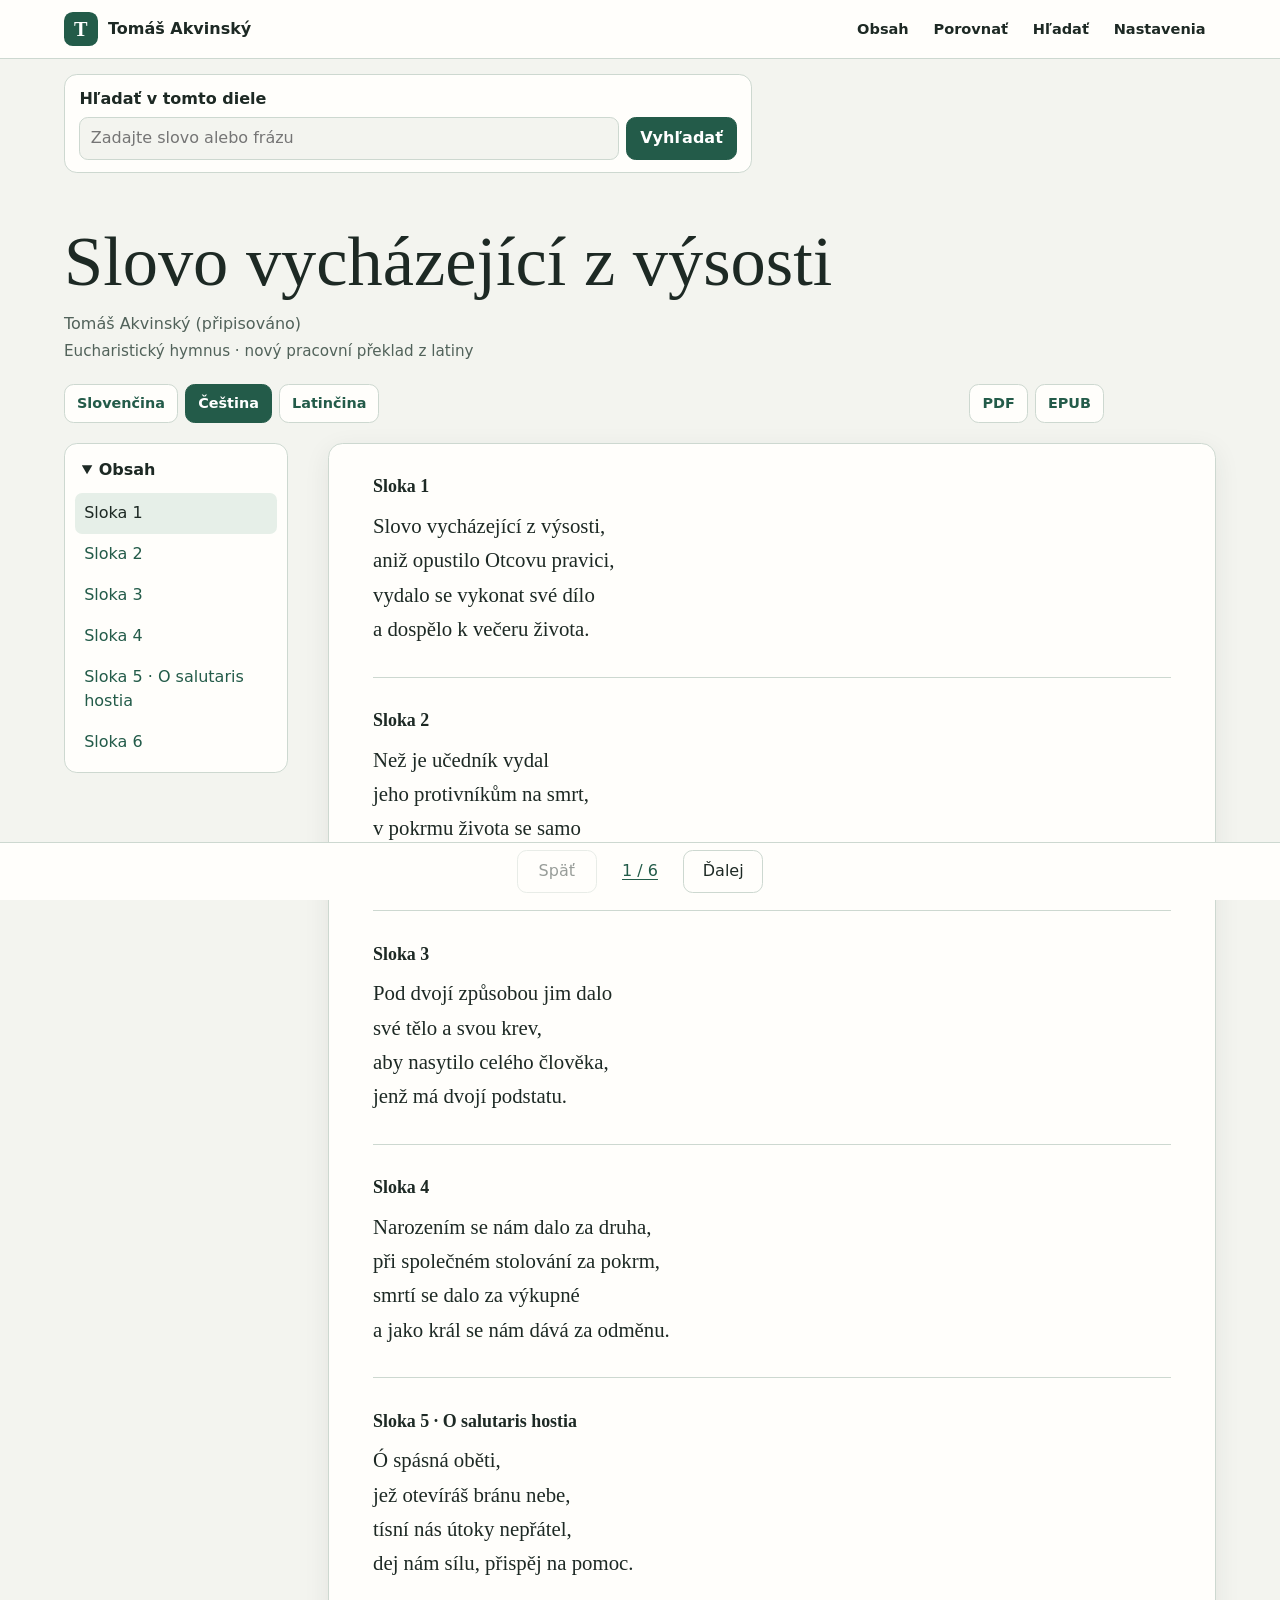
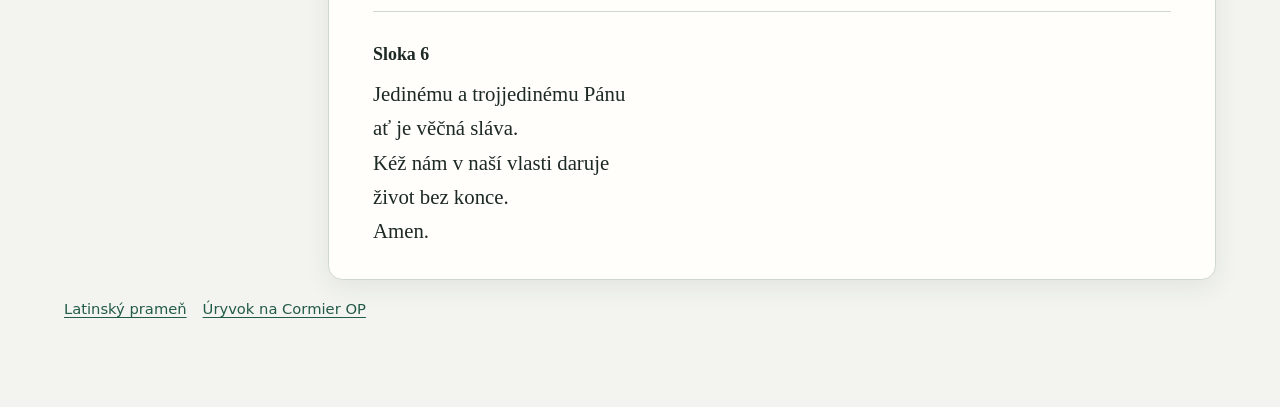
<file: docs/verbum-supernum-cs.html>
<!doctype html>
<html lang="sk" data-work="verbum-supernum" data-language="cs" data-standalone="false">
<head>
  <meta charset="utf-8">
  <meta name="viewport" content="width=device-width, initial-scale=1">
  <title>Slovo vycházející z výsosti · Tomáš Akvinský</title>
  <link rel="stylesheet" href="style.css">
</head>
<body>
  <a class="skip" href="#zaciatok">Preskočiť na obsah stránky</a>
  <header class="masthead">
    <div class="topbar">
      <a class="brand" href="index.html" aria-label="Tomáš Akvinský"><span aria-hidden="true" class="brand-mark">T</span><span>Tomáš Akvinský</span></a>
      <nav aria-label="Nástroje knižnice">

      <a href="#obsah" class="contents-link">Obsah</a>
      <button type="button" data-open="porovnanie" hidden>Porovnať</button>

        <button type="button" id="show-search" hidden>Hľadať</button>
        <button type="button" data-open="nastavenia" hidden>Nastavenia</button>
      </nav>
    </div>
  </header>
  <main id="zaciatok">


    <div class="search" data-search="verbum-supernum" hidden>
      <form role="search" id="search">
        <label for="query">Hľadať v tomto diele</label>
        <div class="search-line">
          <input id="query" type="search" name="q" placeholder="Zadajte slovo alebo frázu" required>
          <button class="primary" type="submit">Vyhľadať</button>
        </div>
      </form>
      <p id="search-status" role="status"></p>
      <ul id="search-results"></ul>
    </div>
    <header class="work-header">
      <h1 lang="cs">Slovo vycházející z výsosti</h1>
      <p class="author" lang="cs">Tomáš Akvinský (připisováno)</p>
      <p class="edition" lang="cs">Eucharistický hymnus · nový pracovní překlad z latiny</p>
      <div class="actions">
        <nav class="languages" aria-label="Jazyk textu"><a data-passages="s1 s2 s3 s4 s5 s6" data-code="sk" href="verbum-supernum-sk.html" data-title="Slovo vychádzajúce z výsosti" data-author="Tomáš Akvinský (pripisované)" data-edition="Eucharistický hymnus · nový pracovný preklad z latinčiny">Slovenčina</a><a data-passages="s1 s2 s3 s4 s5 s6" data-code="cs" href="verbum-supernum-cs.html" data-title="Slovo vycházející z výsosti" data-author="Tomáš Akvinský (připisováno)" data-edition="Eucharistický hymnus · nový pracovní překlad z latiny" aria-current=page>Čeština</a><a data-passages="s1 s2 s3 s4 s5 s6" data-code="la" href="verbum-supernum-la.html" data-title="Verbum supernum prodiens" data-author="Thomas de Aquino (opus attributum)" data-edition="Hymnus de Corpore Christi · textus Latinus">Latinčina</a></nav>
        <div class="downloads" aria-label="Stiahnuť text"><a href="output/pdf/verbum-supernum-cs.pdf" data-download-lang="cs" download="verbum-supernum-cs.pdf">PDF</a><a href="output/epub/verbum-supernum-cs.epub" data-download-lang="cs" download="verbum-supernum-cs.epub">EPUB</a></div>
      </div>

    </header>
    <div class="layout">
      <details id="obsah" class="contents" open>
        <summary>Obsah</summary>
        <nav aria-label="Obsah diela"><ol><li data-entry="s1"><a href="#s1">Sloka 1</a></li><li data-entry="s2"><a href="#s2">Sloka 2</a></li><li data-entry="s3"><a href="#s3">Sloka 3</a></li><li data-entry="s4"><a href="#s4">Sloka 4</a></li><li data-entry="s5"><a href="#s5">Sloka 5 · O salutaris hostia</a></li><li data-entry="s6"><a href="#s6">Sloka 6</a></li></ol></nav>
      </details>
      <article id="reading" class="verse"><section id="s1"><h2 lang="cs">Sloka 1</h2><div class="translations"><div class="translation" lang="sk" data-code="sk" data-heading="Strofa 1" data-available="true" hidden><h3 class="translation-label" lang="sk">Slovenčina</h3><p>Slovo vychádzajúce z výsosti,<br />
ktoré neopustilo Otcovu pravicu,<br />
vyšlo vykonať svoje dielo<br />
a dospelo k večeru života.</p></div><div class="translation" lang="cs" data-code="cs" data-heading="Sloka 1" data-available="true"><h3 class="translation-label" lang="sk">Čeština</h3><p>Slovo vycházející z výsosti,<br />
aniž opustilo Otcovu pravici,<br />
vydalo se vykonat své dílo<br />
a dospělo k večeru života.</p></div><div class="translation" lang="la" data-code="la" data-heading="Stropha I" data-available="true" hidden><h3 class="translation-label" lang="sk">Latinčina</h3><p>Verbum supernum prodiens<br />
nec Patris linquens dexteram,<br />
ad opus suum exiens<br />
venit ad vitae vesperam.</p></div></div></section><section id="s2"><h2 lang="cs">Sloka 2</h2><div class="translations"><div class="translation" lang="sk" data-code="sk" data-heading="Strofa 2" data-available="true" hidden><h3 class="translation-label" lang="sk">Slovenčina</h3><p>Prv než ho učeník vydal<br />
jeho protivníkom na smrť,<br />
v pokrme života sa samo<br />
vydalo svojim učeníkom.</p></div><div class="translation" lang="cs" data-code="cs" data-heading="Sloka 2" data-available="true"><h3 class="translation-label" lang="sk">Čeština</h3><p>Než je učedník vydal<br />
jeho protivníkům na smrt,<br />
v pokrmu života se samo<br />
vydalo svým učedníkům.</p></div><div class="translation" lang="la" data-code="la" data-heading="Stropha II" data-available="true" hidden><h3 class="translation-label" lang="sk">Latinčina</h3><p>In mortem a discipulo<br />
suis tradendus aemulis<br />
prius in vitae ferculo<br />
se tradidit discipulis.</p></div></div></section><section id="s3"><h2 lang="cs">Sloka 3</h2><div class="translations"><div class="translation" lang="sk" data-code="sk" data-heading="Strofa 3" data-available="true" hidden><h3 class="translation-label" lang="sk">Slovenčina</h3><p>Pod oboma spôsobmi im dalo<br />
svoje telo a svoju krv,<br />
aby nasýtilo celého človeka,<br />
ktorý má dvojakú podstatu.</p></div><div class="translation" lang="cs" data-code="cs" data-heading="Sloka 3" data-available="true"><h3 class="translation-label" lang="sk">Čeština</h3><p>Pod dvojí způsobou jim dalo<br />
své tělo a svou krev,<br />
aby nasytilo celého člověka,<br />
jenž má dvojí podstatu.</p></div><div class="translation" lang="la" data-code="la" data-heading="Stropha III" data-available="true" hidden><h3 class="translation-label" lang="sk">Latinčina</h3><p>Quibus sub bina specie<br />
carnem dedit et sanguinem,<br />
ut duplicis substantiae<br />
totum cibaret hominem.</p></div></div></section><section id="s4"><h2 lang="cs">Sloka 4</h2><div class="translations"><div class="translation" lang="sk" data-code="sk" data-heading="Strofa 4" data-available="true" hidden><h3 class="translation-label" lang="sk">Slovenčina</h3><p>Narodením sa nám dalo za druha,<br />
pri spoločnom stolovaní za pokrm,<br />
smrťou sa dalo za výkupné<br />
a ako kráľ sa nám dáva za odmenu.</p></div><div class="translation" lang="cs" data-code="cs" data-heading="Sloka 4" data-available="true"><h3 class="translation-label" lang="sk">Čeština</h3><p>Narozením se nám dalo za druha,<br />
při společném stolování za pokrm,<br />
smrtí se dalo za výkupné<br />
a jako král se nám dává za odměnu.</p></div><div class="translation" lang="la" data-code="la" data-heading="Stropha IV" data-available="true" hidden><h3 class="translation-label" lang="sk">Latinčina</h3><p>Se nascens dedit socium,<br />
convescens in edulium,<br />
se moriens in pretium,<br />
se regnans dat in praemium.</p></div></div></section><section id="s5"><h2 lang="cs">Sloka 5 · O salutaris hostia</h2><div class="translations"><div class="translation" lang="sk" data-code="sk" data-heading="Strofa 5 · O salutaris hostia" data-available="true" hidden><h3 class="translation-label" lang="sk">Slovenčina</h3><p>Ó spásna obeta,<br />
čo otváraš bránu neba,<br />
tiesnia nás útoky nepriateľov,<br />
daj nám silu, príď na pomoc.</p></div><div class="translation" lang="cs" data-code="cs" data-heading="Sloka 5 · O salutaris hostia" data-available="true"><h3 class="translation-label" lang="sk">Čeština</h3><p>Ó spásná oběti,<br />
jež otevíráš bránu nebe,<br />
tísní nás útoky nepřátel,<br />
dej nám sílu, přispěj na pomoc.</p></div><div class="translation" lang="la" data-code="la" data-heading="Stropha V · O salutaris hostia" data-available="true" hidden><h3 class="translation-label" lang="sk">Latinčina</h3><p>O salutaris hostia,<br />
quae caeli pandis ostium,<br />
bella premunt hostilia,<br />
da robur, fer auxilium.</p></div></div></section><section id="s6"><h2 lang="cs">Sloka 6</h2><div class="translations"><div class="translation" lang="sk" data-code="sk" data-heading="Strofa 6" data-available="true" hidden><h3 class="translation-label" lang="sk">Slovenčina</h3><p>Jedinému a trojjedinému Pánovi<br />
nech je večná sláva.<br />
Nech nám v našej vlasti daruje<br />
život bez konca.<br />
Amen.</p></div><div class="translation" lang="cs" data-code="cs" data-heading="Sloka 6" data-available="true"><h3 class="translation-label" lang="sk">Čeština</h3><p>Jedinému a trojjedinému Pánu<br />
ať je věčná sláva.<br />
Kéž nám v naší vlasti daruje<br />
život bez konce.<br />
Amen.</p></div><div class="translation" lang="la" data-code="la" data-heading="Stropha VI" data-available="true" hidden><h3 class="translation-label" lang="sk">Latinčina</h3><p>Uni trinoque Domino<br />
sit sempiterna gloria,<br />
qui vitam sine termino<br />
nobis donet in patria.<br />
Amen.</p></div></div></section></article>
    </div>
    <footer class="sources"><a href="https://www.corpusthomisticum.org/pcx.html">Latinský prameň</a>
      <a href="https://www.cormierop.cz/Bez-hracek.html">Úryvok na Cormier OP</a></footer>
    <nav class="pager" aria-label="Listovanie" hidden>
      <button type="button" data-page="-1">Späť</button>
      <a id="reading-position" href="#obsah" aria-label="Otvoriť obsah">1 / 6</a>
      <button type="button" data-page="1">Ďalej</button>
    </nav>
    <button type="button" class="back-to-top" hidden>Na začiatok</button>
    <dialog id="porovnanie" aria-labelledby="compare-title">
      <div class="dialog-heading"><h2 id="compare-title">Porovnať jazyky</h2>
      <form method="dialog"><button>Zavrieť</button></form></div>
      <form id="compare-form">
        <fieldset><legend>Vyberte dva alebo tri jazyky</legend><label><input type="checkbox" name="language" value="sk"> Slovenčina</label>
<label><input type="checkbox" name="language" value="cs"> Čeština</label>
<label><input type="checkbox" name="language" value="la"> Latinčina</label></fieldset>
        <p id="compare-status" role="status" class="muted"></p>
        <div class="dialog-actions">
          <button class="primary" type="submit">Zobraziť porovnanie</button>
          <button id="single-language" type="button" hidden>Jeden jazyk</button>
        </div>
      </form>
    </dialog>
    </main>
  <dialog id="nastavenia" aria-labelledby="settings-title">
    <div class="dialog-heading"><h2 id="settings-title">Nastavenia čítania</h2>
      <form method="dialog"><button>Zavrieť</button></form></div>
    <label for="theme">Motív</label>
    <select id="theme" name="theme">
      <option value="system">Podľa systému</option><option value="light">Svetlý</option><option value="dark">Tmavý</option>
    </select>
    <label for="accent">Farebný odtieň</label>
    <select id="accent" name="accent">
      <option value="green">Zelený</option><option value="blue">Jemne modrý</option>
      <option value="violet">Levanduľový</option><option value="amber">Teplý jantárový</option>
    </select>
    <label for="font">Písmo čítania</label>
    <select id="font" name="font">
      <option value="serif">Pätkové</option><option value="sans">Bezpätkové</option>
    </select>
    <label for="page-axis">Listovanie ťuknutím</label>
    <select id="page-axis" name="pageAxis" aria-describedby="tap-tip">
      <option value="horizontal">Ľavý a pravý okraj</option>
      <option value="vertical">Horný a dolný okraj</option>
      <option value="off">Vypnuté</option>
    </select>
    <p id="tap-tip" class="muted">Krajných 30 % obrazovky. Ľavá alebo horná zóna listuje späť, pravá alebo dolná dopredu.</p>
  </dialog>

  <script src="preferences.js" defer></script>
<script src="reader.js" defer></script>
<script src="search-index.js" defer></script>
<script src="search.js" defer></script>
</body>
</html>
</file>
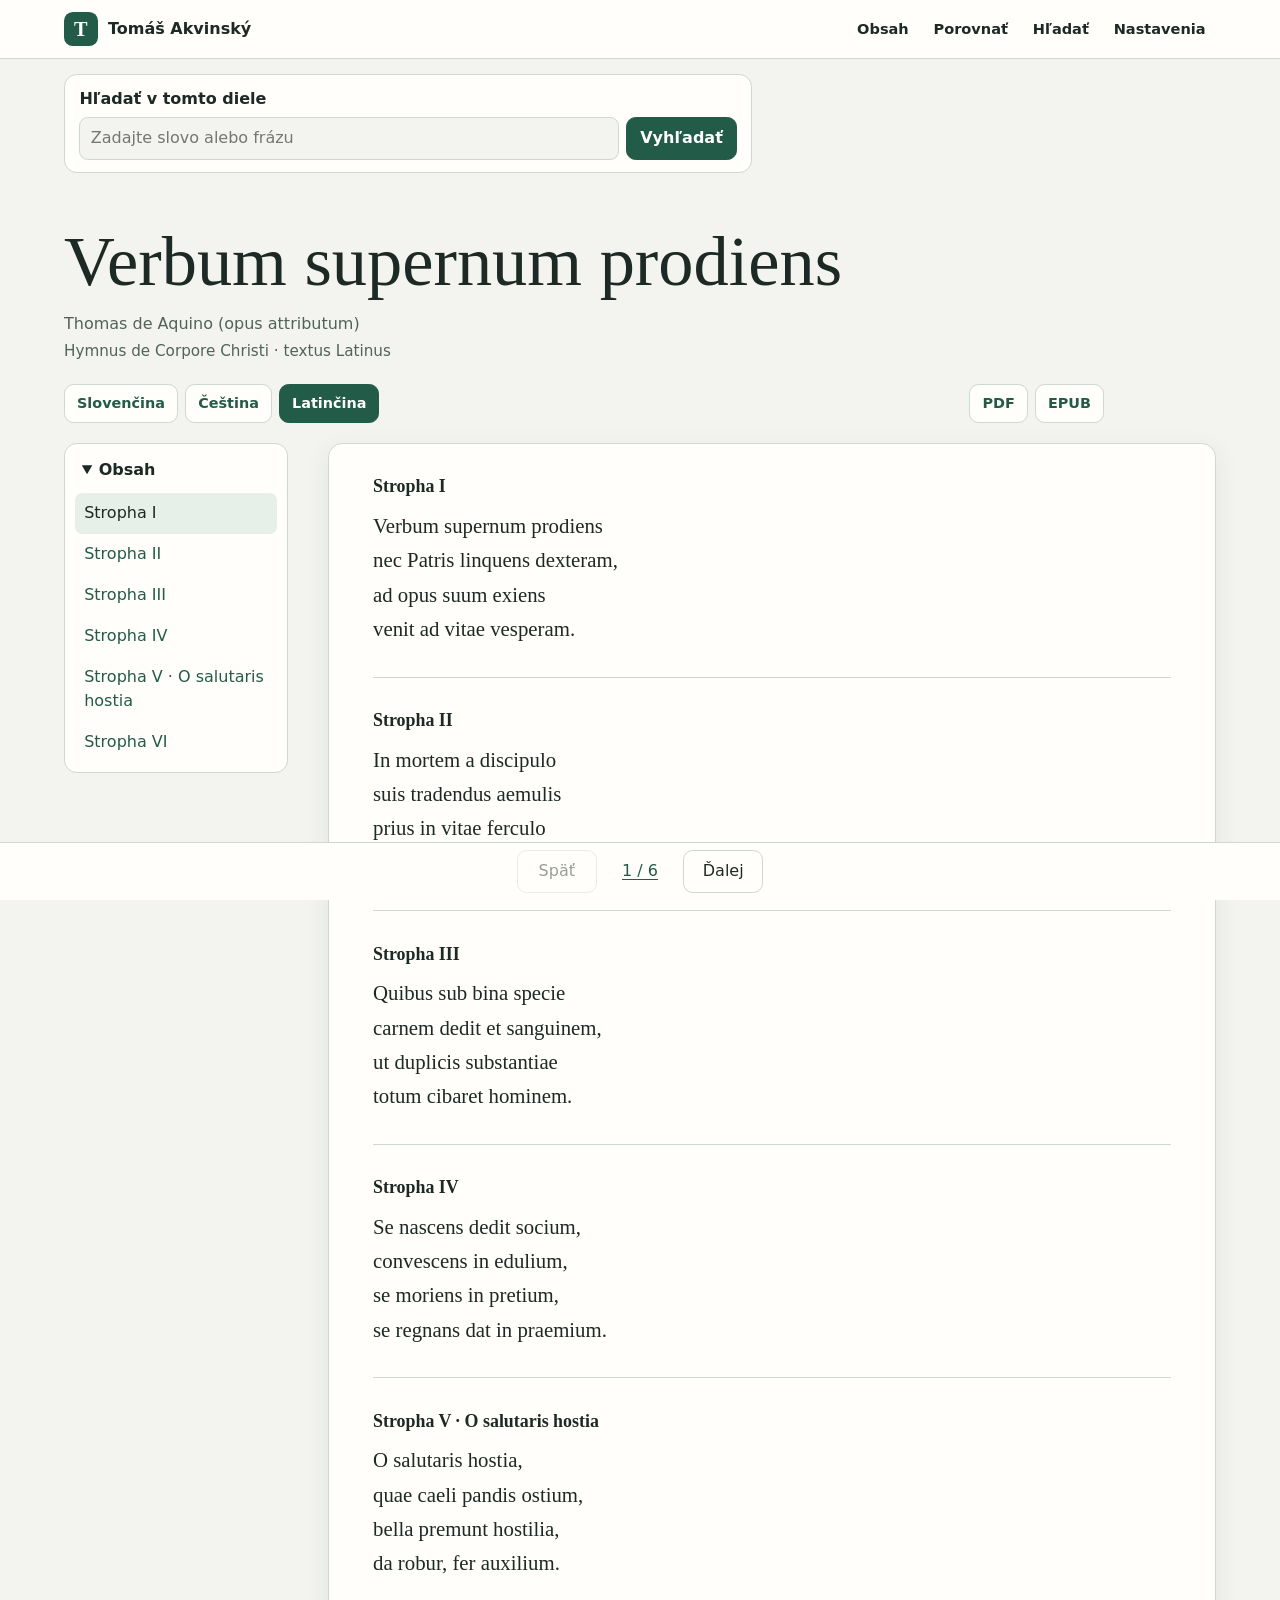
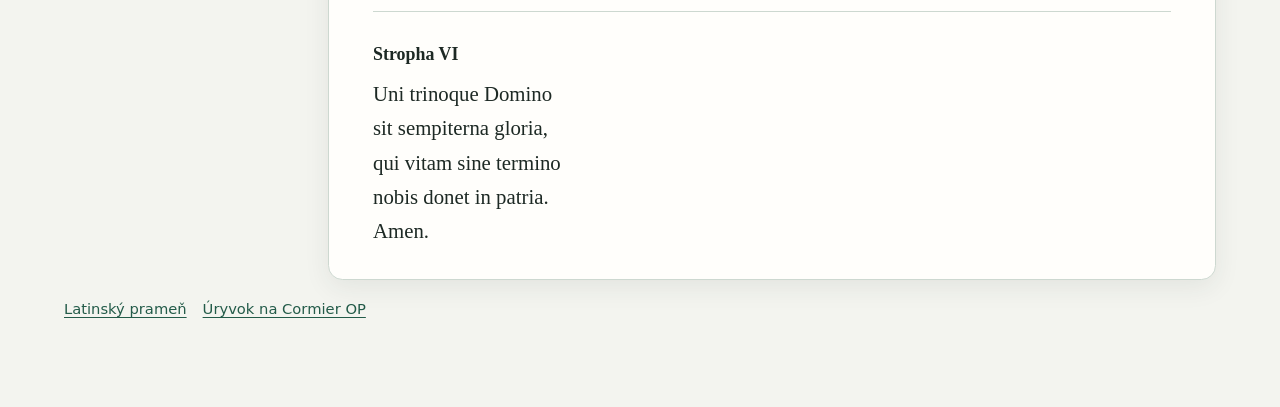
<file: docs/verbum-supernum-la.html>
<!doctype html>
<html lang="sk" data-work="verbum-supernum" data-language="la" data-standalone="false">
<head>
  <meta charset="utf-8">
  <meta name="viewport" content="width=device-width, initial-scale=1">
  <title>Verbum supernum prodiens · Tomáš Akvinský</title>
  <link rel="stylesheet" href="style.css">
</head>
<body>
  <a class="skip" href="#zaciatok">Preskočiť na obsah stránky</a>
  <header class="masthead">
    <div class="topbar">
      <a class="brand" href="index.html" aria-label="Tomáš Akvinský"><span aria-hidden="true" class="brand-mark">T</span><span>Tomáš Akvinský</span></a>
      <nav aria-label="Nástroje knižnice">

      <a href="#obsah" class="contents-link">Obsah</a>
      <button type="button" data-open="porovnanie" hidden>Porovnať</button>

        <button type="button" id="show-search" hidden>Hľadať</button>
        <button type="button" data-open="nastavenia" hidden>Nastavenia</button>
      </nav>
    </div>
  </header>
  <main id="zaciatok">


    <div class="search" data-search="verbum-supernum" hidden>
      <form role="search" id="search">
        <label for="query">Hľadať v tomto diele</label>
        <div class="search-line">
          <input id="query" type="search" name="q" placeholder="Zadajte slovo alebo frázu" required>
          <button class="primary" type="submit">Vyhľadať</button>
        </div>
      </form>
      <p id="search-status" role="status"></p>
      <ul id="search-results"></ul>
    </div>
    <header class="work-header">
      <h1 lang="la">Verbum supernum prodiens</h1>
      <p class="author" lang="la">Thomas de Aquino (opus attributum)</p>
      <p class="edition" lang="la">Hymnus de Corpore Christi · textus Latinus</p>
      <div class="actions">
        <nav class="languages" aria-label="Jazyk textu"><a data-passages="s1 s2 s3 s4 s5 s6" data-code="sk" href="verbum-supernum-sk.html" data-title="Slovo vychádzajúce z výsosti" data-author="Tomáš Akvinský (pripisované)" data-edition="Eucharistický hymnus · nový pracovný preklad z latinčiny">Slovenčina</a><a data-passages="s1 s2 s3 s4 s5 s6" data-code="cs" href="verbum-supernum-cs.html" data-title="Slovo vycházející z výsosti" data-author="Tomáš Akvinský (připisováno)" data-edition="Eucharistický hymnus · nový pracovní překlad z latiny">Čeština</a><a data-passages="s1 s2 s3 s4 s5 s6" data-code="la" href="verbum-supernum-la.html" data-title="Verbum supernum prodiens" data-author="Thomas de Aquino (opus attributum)" data-edition="Hymnus de Corpore Christi · textus Latinus" aria-current=page>Latinčina</a></nav>
        <div class="downloads" aria-label="Stiahnuť text"><a href="output/pdf/verbum-supernum-la.pdf" data-download-lang="la" download="verbum-supernum-la.pdf">PDF</a><a href="output/epub/verbum-supernum-la.epub" data-download-lang="la" download="verbum-supernum-la.epub">EPUB</a></div>
      </div>

    </header>
    <div class="layout">
      <details id="obsah" class="contents" open>
        <summary>Obsah</summary>
        <nav aria-label="Obsah diela"><ol><li data-entry="s1"><a href="#s1">Stropha I</a></li><li data-entry="s2"><a href="#s2">Stropha II</a></li><li data-entry="s3"><a href="#s3">Stropha III</a></li><li data-entry="s4"><a href="#s4">Stropha IV</a></li><li data-entry="s5"><a href="#s5">Stropha V · O salutaris hostia</a></li><li data-entry="s6"><a href="#s6">Stropha VI</a></li></ol></nav>
      </details>
      <article id="reading" class="verse"><section id="s1"><h2 lang="la">Stropha I</h2><div class="translations"><div class="translation" lang="sk" data-code="sk" data-heading="Strofa 1" data-available="true" hidden><h3 class="translation-label" lang="sk">Slovenčina</h3><p>Slovo vychádzajúce z výsosti,<br />
ktoré neopustilo Otcovu pravicu,<br />
vyšlo vykonať svoje dielo<br />
a dospelo k večeru života.</p></div><div class="translation" lang="cs" data-code="cs" data-heading="Sloka 1" data-available="true" hidden><h3 class="translation-label" lang="sk">Čeština</h3><p>Slovo vycházející z výsosti,<br />
aniž opustilo Otcovu pravici,<br />
vydalo se vykonat své dílo<br />
a dospělo k večeru života.</p></div><div class="translation" lang="la" data-code="la" data-heading="Stropha I" data-available="true"><h3 class="translation-label" lang="sk">Latinčina</h3><p>Verbum supernum prodiens<br />
nec Patris linquens dexteram,<br />
ad opus suum exiens<br />
venit ad vitae vesperam.</p></div></div></section><section id="s2"><h2 lang="la">Stropha II</h2><div class="translations"><div class="translation" lang="sk" data-code="sk" data-heading="Strofa 2" data-available="true" hidden><h3 class="translation-label" lang="sk">Slovenčina</h3><p>Prv než ho učeník vydal<br />
jeho protivníkom na smrť,<br />
v pokrme života sa samo<br />
vydalo svojim učeníkom.</p></div><div class="translation" lang="cs" data-code="cs" data-heading="Sloka 2" data-available="true" hidden><h3 class="translation-label" lang="sk">Čeština</h3><p>Než je učedník vydal<br />
jeho protivníkům na smrt,<br />
v pokrmu života se samo<br />
vydalo svým učedníkům.</p></div><div class="translation" lang="la" data-code="la" data-heading="Stropha II" data-available="true"><h3 class="translation-label" lang="sk">Latinčina</h3><p>In mortem a discipulo<br />
suis tradendus aemulis<br />
prius in vitae ferculo<br />
se tradidit discipulis.</p></div></div></section><section id="s3"><h2 lang="la">Stropha III</h2><div class="translations"><div class="translation" lang="sk" data-code="sk" data-heading="Strofa 3" data-available="true" hidden><h3 class="translation-label" lang="sk">Slovenčina</h3><p>Pod oboma spôsobmi im dalo<br />
svoje telo a svoju krv,<br />
aby nasýtilo celého človeka,<br />
ktorý má dvojakú podstatu.</p></div><div class="translation" lang="cs" data-code="cs" data-heading="Sloka 3" data-available="true" hidden><h3 class="translation-label" lang="sk">Čeština</h3><p>Pod dvojí způsobou jim dalo<br />
své tělo a svou krev,<br />
aby nasytilo celého člověka,<br />
jenž má dvojí podstatu.</p></div><div class="translation" lang="la" data-code="la" data-heading="Stropha III" data-available="true"><h3 class="translation-label" lang="sk">Latinčina</h3><p>Quibus sub bina specie<br />
carnem dedit et sanguinem,<br />
ut duplicis substantiae<br />
totum cibaret hominem.</p></div></div></section><section id="s4"><h2 lang="la">Stropha IV</h2><div class="translations"><div class="translation" lang="sk" data-code="sk" data-heading="Strofa 4" data-available="true" hidden><h3 class="translation-label" lang="sk">Slovenčina</h3><p>Narodením sa nám dalo za druha,<br />
pri spoločnom stolovaní za pokrm,<br />
smrťou sa dalo za výkupné<br />
a ako kráľ sa nám dáva za odmenu.</p></div><div class="translation" lang="cs" data-code="cs" data-heading="Sloka 4" data-available="true" hidden><h3 class="translation-label" lang="sk">Čeština</h3><p>Narozením se nám dalo za druha,<br />
při společném stolování za pokrm,<br />
smrtí se dalo za výkupné<br />
a jako král se nám dává za odměnu.</p></div><div class="translation" lang="la" data-code="la" data-heading="Stropha IV" data-available="true"><h3 class="translation-label" lang="sk">Latinčina</h3><p>Se nascens dedit socium,<br />
convescens in edulium,<br />
se moriens in pretium,<br />
se regnans dat in praemium.</p></div></div></section><section id="s5"><h2 lang="la">Stropha V · O salutaris hostia</h2><div class="translations"><div class="translation" lang="sk" data-code="sk" data-heading="Strofa 5 · O salutaris hostia" data-available="true" hidden><h3 class="translation-label" lang="sk">Slovenčina</h3><p>Ó spásna obeta,<br />
čo otváraš bránu neba,<br />
tiesnia nás útoky nepriateľov,<br />
daj nám silu, príď na pomoc.</p></div><div class="translation" lang="cs" data-code="cs" data-heading="Sloka 5 · O salutaris hostia" data-available="true" hidden><h3 class="translation-label" lang="sk">Čeština</h3><p>Ó spásná oběti,<br />
jež otevíráš bránu nebe,<br />
tísní nás útoky nepřátel,<br />
dej nám sílu, přispěj na pomoc.</p></div><div class="translation" lang="la" data-code="la" data-heading="Stropha V · O salutaris hostia" data-available="true"><h3 class="translation-label" lang="sk">Latinčina</h3><p>O salutaris hostia,<br />
quae caeli pandis ostium,<br />
bella premunt hostilia,<br />
da robur, fer auxilium.</p></div></div></section><section id="s6"><h2 lang="la">Stropha VI</h2><div class="translations"><div class="translation" lang="sk" data-code="sk" data-heading="Strofa 6" data-available="true" hidden><h3 class="translation-label" lang="sk">Slovenčina</h3><p>Jedinému a trojjedinému Pánovi<br />
nech je večná sláva.<br />
Nech nám v našej vlasti daruje<br />
život bez konca.<br />
Amen.</p></div><div class="translation" lang="cs" data-code="cs" data-heading="Sloka 6" data-available="true" hidden><h3 class="translation-label" lang="sk">Čeština</h3><p>Jedinému a trojjedinému Pánu<br />
ať je věčná sláva.<br />
Kéž nám v naší vlasti daruje<br />
život bez konce.<br />
Amen.</p></div><div class="translation" lang="la" data-code="la" data-heading="Stropha VI" data-available="true"><h3 class="translation-label" lang="sk">Latinčina</h3><p>Uni trinoque Domino<br />
sit sempiterna gloria,<br />
qui vitam sine termino<br />
nobis donet in patria.<br />
Amen.</p></div></div></section></article>
    </div>
    <footer class="sources"><a href="https://www.corpusthomisticum.org/pcx.html">Latinský prameň</a>
      <a href="https://www.cormierop.cz/Bez-hracek.html">Úryvok na Cormier OP</a></footer>
    <nav class="pager" aria-label="Listovanie" hidden>
      <button type="button" data-page="-1">Späť</button>
      <a id="reading-position" href="#obsah" aria-label="Otvoriť obsah">1 / 6</a>
      <button type="button" data-page="1">Ďalej</button>
    </nav>
    <button type="button" class="back-to-top" hidden>Na začiatok</button>
    <dialog id="porovnanie" aria-labelledby="compare-title">
      <div class="dialog-heading"><h2 id="compare-title">Porovnať jazyky</h2>
      <form method="dialog"><button>Zavrieť</button></form></div>
      <form id="compare-form">
        <fieldset><legend>Vyberte dva alebo tri jazyky</legend><label><input type="checkbox" name="language" value="sk"> Slovenčina</label>
<label><input type="checkbox" name="language" value="cs"> Čeština</label>
<label><input type="checkbox" name="language" value="la"> Latinčina</label></fieldset>
        <p id="compare-status" role="status" class="muted"></p>
        <div class="dialog-actions">
          <button class="primary" type="submit">Zobraziť porovnanie</button>
          <button id="single-language" type="button" hidden>Jeden jazyk</button>
        </div>
      </form>
    </dialog>
    </main>
  <dialog id="nastavenia" aria-labelledby="settings-title">
    <div class="dialog-heading"><h2 id="settings-title">Nastavenia čítania</h2>
      <form method="dialog"><button>Zavrieť</button></form></div>
    <label for="theme">Motív</label>
    <select id="theme" name="theme">
      <option value="system">Podľa systému</option><option value="light">Svetlý</option><option value="dark">Tmavý</option>
    </select>
    <label for="accent">Farebný odtieň</label>
    <select id="accent" name="accent">
      <option value="green">Zelený</option><option value="blue">Jemne modrý</option>
      <option value="violet">Levanduľový</option><option value="amber">Teplý jantárový</option>
    </select>
    <label for="font">Písmo čítania</label>
    <select id="font" name="font">
      <option value="serif">Pätkové</option><option value="sans">Bezpätkové</option>
    </select>
    <label for="page-axis">Listovanie ťuknutím</label>
    <select id="page-axis" name="pageAxis" aria-describedby="tap-tip">
      <option value="horizontal">Ľavý a pravý okraj</option>
      <option value="vertical">Horný a dolný okraj</option>
      <option value="off">Vypnuté</option>
    </select>
    <p id="tap-tip" class="muted">Krajných 30 % obrazovky. Ľavá alebo horná zóna listuje späť, pravá alebo dolná dopredu.</p>
  </dialog>

  <script src="preferences.js" defer></script>
<script src="reader.js" defer></script>
<script src="search-index.js" defer></script>
<script src="search.js" defer></script>
</body>
</html>
</file>
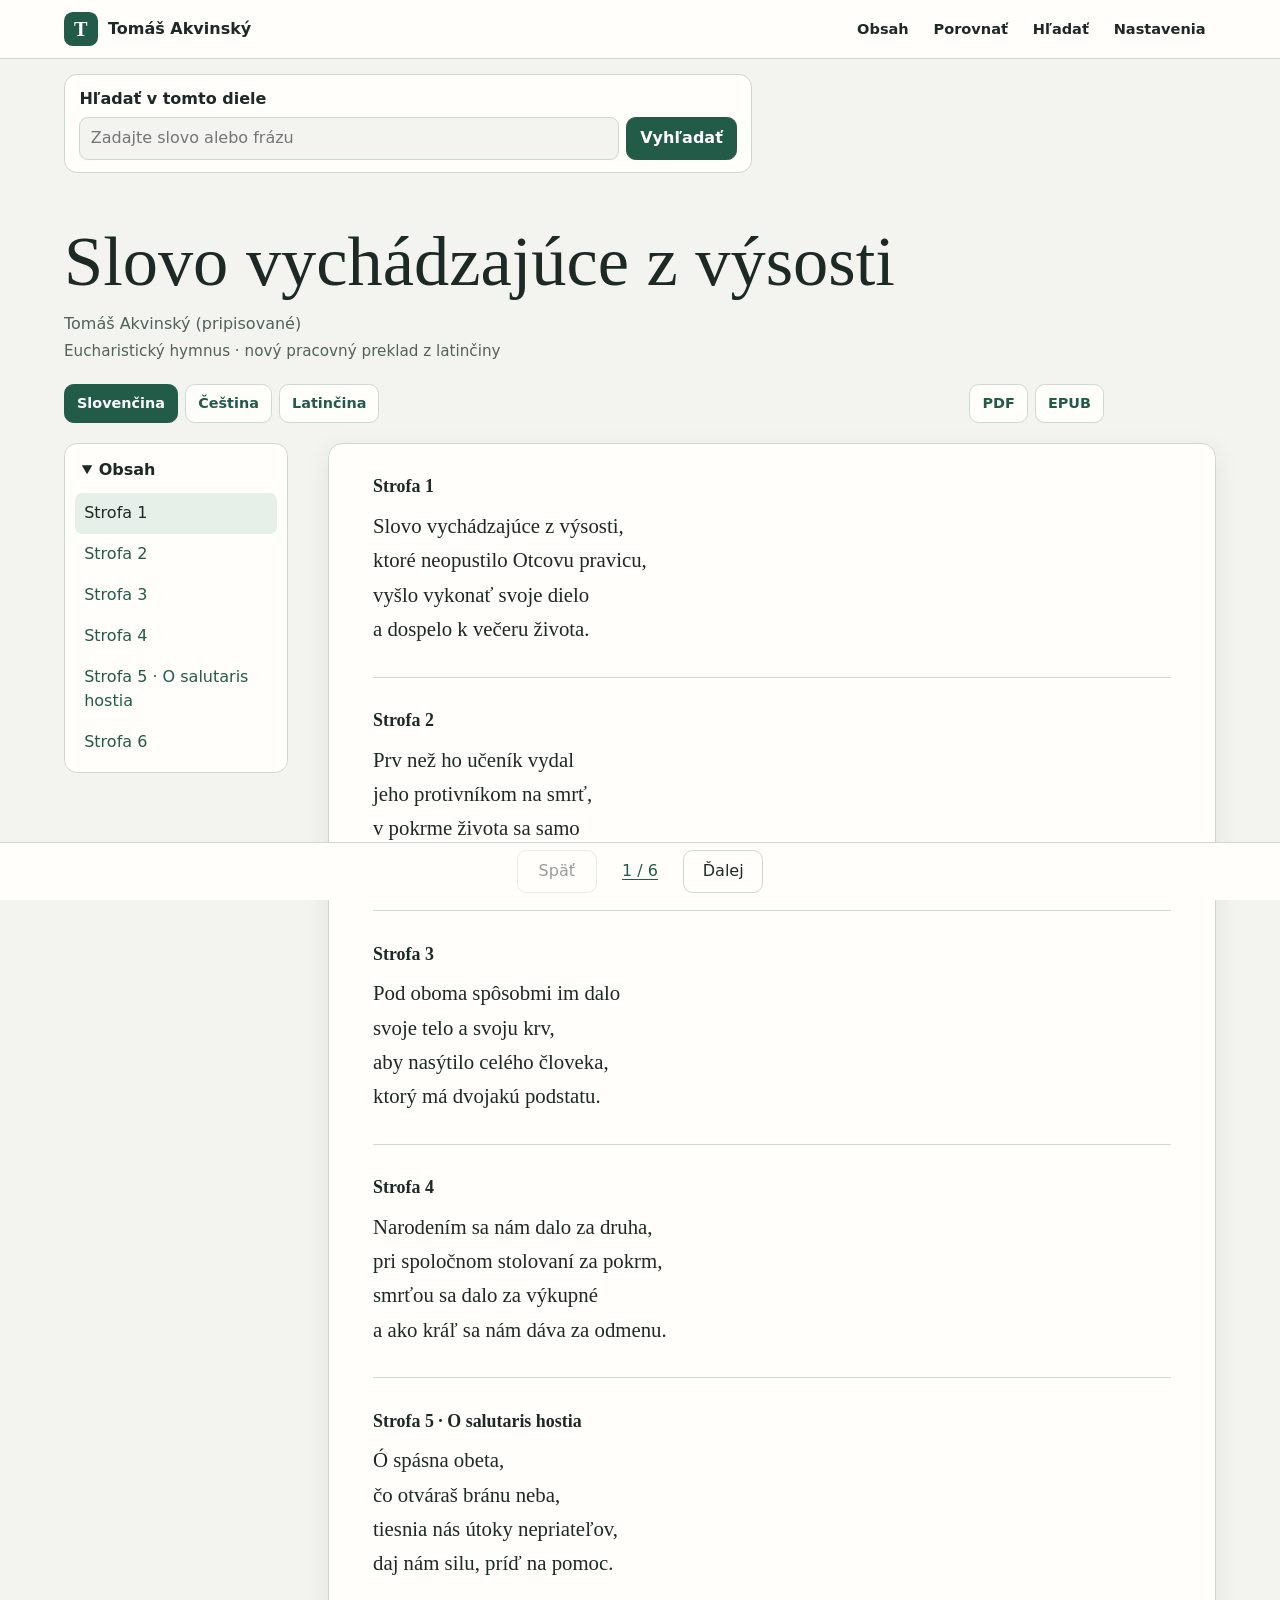
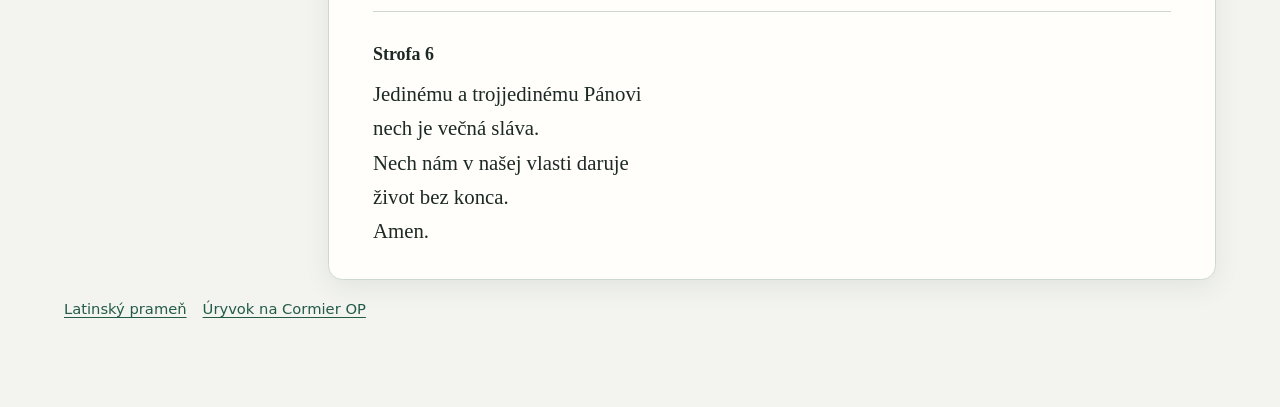
<file: docs/verbum-supernum-sk.html>
<!doctype html>
<html lang="sk" data-work="verbum-supernum" data-language="sk" data-standalone="false">
<head>
  <meta charset="utf-8">
  <meta name="viewport" content="width=device-width, initial-scale=1">
  <title>Slovo vychádzajúce z výsosti · Tomáš Akvinský</title>
  <link rel="stylesheet" href="style.css">
</head>
<body>
  <a class="skip" href="#zaciatok">Preskočiť na obsah stránky</a>
  <header class="masthead">
    <div class="topbar">
      <a class="brand" href="index.html" aria-label="Tomáš Akvinský"><span aria-hidden="true" class="brand-mark">T</span><span>Tomáš Akvinský</span></a>
      <nav aria-label="Nástroje knižnice">

      <a href="#obsah" class="contents-link">Obsah</a>
      <button type="button" data-open="porovnanie" hidden>Porovnať</button>

        <button type="button" id="show-search" hidden>Hľadať</button>
        <button type="button" data-open="nastavenia" hidden>Nastavenia</button>
      </nav>
    </div>
  </header>
  <main id="zaciatok">


    <div class="search" data-search="verbum-supernum" hidden>
      <form role="search" id="search">
        <label for="query">Hľadať v tomto diele</label>
        <div class="search-line">
          <input id="query" type="search" name="q" placeholder="Zadajte slovo alebo frázu" required>
          <button class="primary" type="submit">Vyhľadať</button>
        </div>
      </form>
      <p id="search-status" role="status"></p>
      <ul id="search-results"></ul>
    </div>
    <header class="work-header">
      <h1 lang="sk">Slovo vychádzajúce z výsosti</h1>
      <p class="author" lang="sk">Tomáš Akvinský (pripisované)</p>
      <p class="edition" lang="sk">Eucharistický hymnus · nový pracovný preklad z latinčiny</p>
      <div class="actions">
        <nav class="languages" aria-label="Jazyk textu"><a data-passages="s1 s2 s3 s4 s5 s6" data-code="sk" href="verbum-supernum-sk.html" data-title="Slovo vychádzajúce z výsosti" data-author="Tomáš Akvinský (pripisované)" data-edition="Eucharistický hymnus · nový pracovný preklad z latinčiny" aria-current=page>Slovenčina</a><a data-passages="s1 s2 s3 s4 s5 s6" data-code="cs" href="verbum-supernum-cs.html" data-title="Slovo vycházející z výsosti" data-author="Tomáš Akvinský (připisováno)" data-edition="Eucharistický hymnus · nový pracovní překlad z latiny">Čeština</a><a data-passages="s1 s2 s3 s4 s5 s6" data-code="la" href="verbum-supernum-la.html" data-title="Verbum supernum prodiens" data-author="Thomas de Aquino (opus attributum)" data-edition="Hymnus de Corpore Christi · textus Latinus">Latinčina</a></nav>
        <div class="downloads" aria-label="Stiahnuť text"><a href="output/pdf/verbum-supernum-sk.pdf" data-download-lang="sk" download="verbum-supernum-sk.pdf">PDF</a><a href="output/epub/verbum-supernum-sk.epub" data-download-lang="sk" download="verbum-supernum-sk.epub">EPUB</a></div>
      </div>

    </header>
    <div class="layout">
      <details id="obsah" class="contents" open>
        <summary>Obsah</summary>
        <nav aria-label="Obsah diela"><ol><li data-entry="s1"><a href="#s1">Strofa 1</a></li><li data-entry="s2"><a href="#s2">Strofa 2</a></li><li data-entry="s3"><a href="#s3">Strofa 3</a></li><li data-entry="s4"><a href="#s4">Strofa 4</a></li><li data-entry="s5"><a href="#s5">Strofa 5 · O salutaris hostia</a></li><li data-entry="s6"><a href="#s6">Strofa 6</a></li></ol></nav>
      </details>
      <article id="reading" class="verse"><section id="s1"><h2 lang="sk">Strofa 1</h2><div class="translations"><div class="translation" lang="sk" data-code="sk" data-heading="Strofa 1" data-available="true"><h3 class="translation-label" lang="sk">Slovenčina</h3><p>Slovo vychádzajúce z výsosti,<br />
ktoré neopustilo Otcovu pravicu,<br />
vyšlo vykonať svoje dielo<br />
a dospelo k večeru života.</p></div><div class="translation" lang="cs" data-code="cs" data-heading="Sloka 1" data-available="true" hidden><h3 class="translation-label" lang="sk">Čeština</h3><p>Slovo vycházející z výsosti,<br />
aniž opustilo Otcovu pravici,<br />
vydalo se vykonat své dílo<br />
a dospělo k večeru života.</p></div><div class="translation" lang="la" data-code="la" data-heading="Stropha I" data-available="true" hidden><h3 class="translation-label" lang="sk">Latinčina</h3><p>Verbum supernum prodiens<br />
nec Patris linquens dexteram,<br />
ad opus suum exiens<br />
venit ad vitae vesperam.</p></div></div></section><section id="s2"><h2 lang="sk">Strofa 2</h2><div class="translations"><div class="translation" lang="sk" data-code="sk" data-heading="Strofa 2" data-available="true"><h3 class="translation-label" lang="sk">Slovenčina</h3><p>Prv než ho učeník vydal<br />
jeho protivníkom na smrť,<br />
v pokrme života sa samo<br />
vydalo svojim učeníkom.</p></div><div class="translation" lang="cs" data-code="cs" data-heading="Sloka 2" data-available="true" hidden><h3 class="translation-label" lang="sk">Čeština</h3><p>Než je učedník vydal<br />
jeho protivníkům na smrt,<br />
v pokrmu života se samo<br />
vydalo svým učedníkům.</p></div><div class="translation" lang="la" data-code="la" data-heading="Stropha II" data-available="true" hidden><h3 class="translation-label" lang="sk">Latinčina</h3><p>In mortem a discipulo<br />
suis tradendus aemulis<br />
prius in vitae ferculo<br />
se tradidit discipulis.</p></div></div></section><section id="s3"><h2 lang="sk">Strofa 3</h2><div class="translations"><div class="translation" lang="sk" data-code="sk" data-heading="Strofa 3" data-available="true"><h3 class="translation-label" lang="sk">Slovenčina</h3><p>Pod oboma spôsobmi im dalo<br />
svoje telo a svoju krv,<br />
aby nasýtilo celého človeka,<br />
ktorý má dvojakú podstatu.</p></div><div class="translation" lang="cs" data-code="cs" data-heading="Sloka 3" data-available="true" hidden><h3 class="translation-label" lang="sk">Čeština</h3><p>Pod dvojí způsobou jim dalo<br />
své tělo a svou krev,<br />
aby nasytilo celého člověka,<br />
jenž má dvojí podstatu.</p></div><div class="translation" lang="la" data-code="la" data-heading="Stropha III" data-available="true" hidden><h3 class="translation-label" lang="sk">Latinčina</h3><p>Quibus sub bina specie<br />
carnem dedit et sanguinem,<br />
ut duplicis substantiae<br />
totum cibaret hominem.</p></div></div></section><section id="s4"><h2 lang="sk">Strofa 4</h2><div class="translations"><div class="translation" lang="sk" data-code="sk" data-heading="Strofa 4" data-available="true"><h3 class="translation-label" lang="sk">Slovenčina</h3><p>Narodením sa nám dalo za druha,<br />
pri spoločnom stolovaní za pokrm,<br />
smrťou sa dalo za výkupné<br />
a ako kráľ sa nám dáva za odmenu.</p></div><div class="translation" lang="cs" data-code="cs" data-heading="Sloka 4" data-available="true" hidden><h3 class="translation-label" lang="sk">Čeština</h3><p>Narozením se nám dalo za druha,<br />
při společném stolování za pokrm,<br />
smrtí se dalo za výkupné<br />
a jako král se nám dává za odměnu.</p></div><div class="translation" lang="la" data-code="la" data-heading="Stropha IV" data-available="true" hidden><h3 class="translation-label" lang="sk">Latinčina</h3><p>Se nascens dedit socium,<br />
convescens in edulium,<br />
se moriens in pretium,<br />
se regnans dat in praemium.</p></div></div></section><section id="s5"><h2 lang="sk">Strofa 5 · O salutaris hostia</h2><div class="translations"><div class="translation" lang="sk" data-code="sk" data-heading="Strofa 5 · O salutaris hostia" data-available="true"><h3 class="translation-label" lang="sk">Slovenčina</h3><p>Ó spásna obeta,<br />
čo otváraš bránu neba,<br />
tiesnia nás útoky nepriateľov,<br />
daj nám silu, príď na pomoc.</p></div><div class="translation" lang="cs" data-code="cs" data-heading="Sloka 5 · O salutaris hostia" data-available="true" hidden><h3 class="translation-label" lang="sk">Čeština</h3><p>Ó spásná oběti,<br />
jež otevíráš bránu nebe,<br />
tísní nás útoky nepřátel,<br />
dej nám sílu, přispěj na pomoc.</p></div><div class="translation" lang="la" data-code="la" data-heading="Stropha V · O salutaris hostia" data-available="true" hidden><h3 class="translation-label" lang="sk">Latinčina</h3><p>O salutaris hostia,<br />
quae caeli pandis ostium,<br />
bella premunt hostilia,<br />
da robur, fer auxilium.</p></div></div></section><section id="s6"><h2 lang="sk">Strofa 6</h2><div class="translations"><div class="translation" lang="sk" data-code="sk" data-heading="Strofa 6" data-available="true"><h3 class="translation-label" lang="sk">Slovenčina</h3><p>Jedinému a trojjedinému Pánovi<br />
nech je večná sláva.<br />
Nech nám v našej vlasti daruje<br />
život bez konca.<br />
Amen.</p></div><div class="translation" lang="cs" data-code="cs" data-heading="Sloka 6" data-available="true" hidden><h3 class="translation-label" lang="sk">Čeština</h3><p>Jedinému a trojjedinému Pánu<br />
ať je věčná sláva.<br />
Kéž nám v naší vlasti daruje<br />
život bez konce.<br />
Amen.</p></div><div class="translation" lang="la" data-code="la" data-heading="Stropha VI" data-available="true" hidden><h3 class="translation-label" lang="sk">Latinčina</h3><p>Uni trinoque Domino<br />
sit sempiterna gloria,<br />
qui vitam sine termino<br />
nobis donet in patria.<br />
Amen.</p></div></div></section></article>
    </div>
    <footer class="sources"><a href="https://www.corpusthomisticum.org/pcx.html">Latinský prameň</a>
      <a href="https://www.cormierop.cz/Bez-hracek.html">Úryvok na Cormier OP</a></footer>
    <nav class="pager" aria-label="Listovanie" hidden>
      <button type="button" data-page="-1">Späť</button>
      <a id="reading-position" href="#obsah" aria-label="Otvoriť obsah">1 / 6</a>
      <button type="button" data-page="1">Ďalej</button>
    </nav>
    <button type="button" class="back-to-top" hidden>Na začiatok</button>
    <dialog id="porovnanie" aria-labelledby="compare-title">
      <div class="dialog-heading"><h2 id="compare-title">Porovnať jazyky</h2>
      <form method="dialog"><button>Zavrieť</button></form></div>
      <form id="compare-form">
        <fieldset><legend>Vyberte dva alebo tri jazyky</legend><label><input type="checkbox" name="language" value="sk"> Slovenčina</label>
<label><input type="checkbox" name="language" value="cs"> Čeština</label>
<label><input type="checkbox" name="language" value="la"> Latinčina</label></fieldset>
        <p id="compare-status" role="status" class="muted"></p>
        <div class="dialog-actions">
          <button class="primary" type="submit">Zobraziť porovnanie</button>
          <button id="single-language" type="button" hidden>Jeden jazyk</button>
        </div>
      </form>
    </dialog>
    </main>
  <dialog id="nastavenia" aria-labelledby="settings-title">
    <div class="dialog-heading"><h2 id="settings-title">Nastavenia čítania</h2>
      <form method="dialog"><button>Zavrieť</button></form></div>
    <label for="theme">Motív</label>
    <select id="theme" name="theme">
      <option value="system">Podľa systému</option><option value="light">Svetlý</option><option value="dark">Tmavý</option>
    </select>
    <label for="accent">Farebný odtieň</label>
    <select id="accent" name="accent">
      <option value="green">Zelený</option><option value="blue">Jemne modrý</option>
      <option value="violet">Levanduľový</option><option value="amber">Teplý jantárový</option>
    </select>
    <label for="font">Písmo čítania</label>
    <select id="font" name="font">
      <option value="serif">Pätkové</option><option value="sans">Bezpätkové</option>
    </select>
    <label for="page-axis">Listovanie ťuknutím</label>
    <select id="page-axis" name="pageAxis" aria-describedby="tap-tip">
      <option value="horizontal">Ľavý a pravý okraj</option>
      <option value="vertical">Horný a dolný okraj</option>
      <option value="off">Vypnuté</option>
    </select>
    <p id="tap-tip" class="muted">Krajných 30 % obrazovky. Ľavá alebo horná zóna listuje späť, pravá alebo dolná dopredu.</p>
  </dialog>

  <script src="preferences.js" defer></script>
<script src="reader.js" defer></script>
<script src="search-index.js" defer></script>
<script src="search.js" defer></script>
</body>
</html>
</file>
<file: docs/style.css>
:root {
  color-scheme: light;
  --paper: #f3f4ef;
  --surface: #fffefb;
  --ink: #1d2924;
  --muted: #51625a;
  --line: #cdd8d0;
  --accent: #235b49;
  --accent-fill: #235b49;
  --on-accent: white;
  --soft: #e6efe8;
  --shadow: #25372e14;
  --serif: Georgia, "Times New Roman", serif;
  --reading-font: var(--serif);
  --bar-height: 3.65rem;
  --gutter: clamp(.85rem, 3.2vw, 2rem);
  font: 100%/1.55 system-ui, sans-serif;
  color: var(--ink);
  background: var(--paper);
  scroll-padding-top: calc(var(--bar-height) + .75rem);
}

:root[data-resolved-theme="dark"] {
  color-scheme: dark;
  --paper: #161b1a;
  --surface: #202724;
  --ink: #e9eee8;
  --muted: #afbeb4;
  --line: #3d5047;
  --accent: #9de1c5;
  --accent-fill: #96d8bc;
  --on-accent: #13251d;
  --soft: #2b4137;
  --shadow: #0004;
}
:root[data-accent="blue"] {
  --accent: #2d587d;
  --accent-fill: #315f88;
  --soft: #e4eef9;
  --paper: #f0f5fa;
  --surface: #fcfdff;
  --line: #cbd8e5;
  --muted: #4d6075;
}
:root[data-accent="violet"] {
  --accent: #664686;
  --accent-fill: #674785;
  --soft: #eee7f5;
  --paper: #f7f3fa;
  --surface: #fefbff;
  --line: #dbcee5;
  --muted: #655775;
}
:root[data-accent="amber"] {
  --accent: #7e4d25;
  --accent-fill: #7f4a23;
  --soft: #f5e9d7;
  --paper: #faf5eb;
  --surface: #fffdf7;
  --line: #e0d1be;
  --muted: #6a5848;
}
:root[data-accent="blue"][data-resolved-theme="dark"] {
  --accent: #b5d5f7;
  --accent-fill: #a3c9ee;
  --soft: #293f56;
  --paper: #161e28;
  --surface: #1e2937;
  --line: #43556a;
  --muted: #b8c7d8;
  --on-accent: #162333;
}
:root[data-accent="violet"][data-resolved-theme="dark"] {
  --accent: #dfc7f3;
  --accent-fill: #d6b8ed;
  --soft: #453654;
  --paper: #241c2b;
  --surface: #302537;
  --line: #5a4866;
  --muted: #cdbdd5;
  --on-accent: #281c32;
}
:root[data-accent="amber"][data-resolved-theme="dark"] {
  --accent: #f2cb9a;
  --accent-fill: #ecc390;
  --soft: #4d3a2a;
  --paper: #231c17;
  --surface: #2f251e;
  --line: #634e3b;
  --muted: #d3c0af;
  --on-accent: #322217;
}
:root[data-font="sans"] { --reading-font: system-ui, sans-serif; }
[hidden] { display: none !important; }
* { box-sizing: border-box; }
body { margin: 0; min-width: 0; }
:root[data-work]:not([data-work=""]) body { padding-bottom: calc(4.2rem + env(safe-area-inset-bottom)); }
a { color: var(--accent); text-underline-offset: .2em; }
:focus-visible { outline: 2px solid var(--accent); outline-offset: 3px; }
button, select, input { font: inherit; }
button { cursor: pointer; }
button:disabled { opacity: .45; cursor: default; }
button, select {
  border: 1px solid var(--line);
  border-radius: .6rem;
  color: var(--ink);
  background: var(--surface);
  padding: .5rem .8rem;
}
button:hover:not(:disabled), .actions a:hover, .topbar nav a:hover { background: var(--soft); }
.primary { color: var(--on-accent); background: var(--accent-fill); border-color: var(--accent-fill); font-weight: 650; }
.primary:hover:not(:disabled) { color: var(--ink); background: var(--soft); }
.skip { position: fixed; inset: .4rem auto auto .5rem; z-index: 10; padding: .5rem; background: var(--surface); }
.skip:not(:focus) { transform: translateY(-150%); }
.muted, .author, .edition { color: var(--muted); }

.masthead {
  position: sticky;
  top: 0;
  z-index: 4;
  border-bottom: 1px solid var(--line);
  background: var(--surface);
}
.masthead, .pager, .back-to-top { transition: transform .2s ease-out, opacity .18s ease-out; }
.topbar {
  display: flex;
  align-items: center;
  justify-content: space-between;
  gap: .5rem;
  max-width: 76rem;
  min-height: var(--bar-height);
  padding-inline: var(--gutter);
  margin: auto;
}
.brand {
  display: inline-flex;
  align-items: center;
  gap: .65rem;
  color: var(--ink);
  font-weight: 700;
  text-decoration: none;
  white-space: nowrap;
}
.brand-mark {
  display: grid;
  place-items: center;
  width: 2.1rem;
  height: 2.1rem;
  color: var(--on-accent);
  background: var(--accent-fill);
  border-radius: .55rem;
  font: 700 1.27rem/1 var(--serif);
}
.topbar nav { display: flex; gap: .25rem; align-items: center; }
.topbar nav :is(button, a) {
  padding: .55rem .65rem;
  border: 0;
  border-radius: .5rem;
  color: var(--ink);
  background: transparent;
  font-size: .91rem;
  font-weight: 650;
  white-space: nowrap;
  text-decoration: none;
}
.topbar nav button:hover:not(:disabled), .topbar nav button[aria-pressed="true"] { background: var(--soft); }
main { max-width: 76rem; padding: 0 var(--gutter); margin: auto; touch-action: manipulation; }
.work-header { max-width: 65rem; padding-block: clamp(1.6rem, 4vw, 3.25rem) 1.25rem; }
h1, .catalog h2 { font-family: var(--reading-font); }
h1 { font-size: clamp(2rem, 5.5vw, 4.5rem); line-height: 1.07; font-weight: 500; margin: 0 0 .8rem; }
.work-header p { margin: .2rem 0; }
.work-header .reference-edition { margin-top: .8rem; font-size: .9rem; }
.edition { font-size: .95rem; }
.offline-works { display: flex; flex-wrap: wrap; gap: .45rem 1rem; padding-block: .75rem .1rem; }
.offline-works [aria-current] { font-weight: 700; }
.actions, .actions nav, .downloads, .sources { display: flex; gap: .45rem; flex-wrap: wrap; }
.actions { justify-content: space-between; margin-top: 1.25rem; }
.actions a {
  padding: .46rem .75rem;
  border: 1px solid var(--line);
  border-radius: .6rem;
  background: var(--surface);
  font-size: .9rem;
  font-weight: 600;
  text-decoration: none;
}
.actions a[aria-current] { background: var(--accent-fill); color: var(--on-accent); border-color: var(--accent-fill); }
.layout { display: grid; grid-template-columns: minmax(11rem, 14rem) minmax(0, 1fr); gap: clamp(1rem, 3.5vw, 2.5rem); align-items: start; }
.contents {
  position: sticky;
  top: calc(var(--bar-height) + .75rem);
  max-height: calc(100dvh - var(--bar-height) - 5rem);
  overflow: auto;
  padding: .55rem .65rem;
  border: 1px solid var(--line);
  border-radius: .8rem;
  background: var(--surface);
}
.contents summary { cursor: pointer; padding: .35rem .4rem; font-weight: 700; }
.contents ol, .catalog ul { list-style: none; padding: 0; margin: .3rem 0 0; }
.contents a { display: block; padding: .5rem .55rem; border-radius: .45rem; text-decoration: none; }
.contents a:hover, .contents [aria-current] { color: var(--ink); background: var(--soft); }
.contents [data-toc-group] details summary { font-size: .92rem; font-weight: 550; }
.contents [data-toc-group] ol { padding-inline-start: .45rem; }
article {
  container-type: inline-size;
  min-width: 0;
  padding: 0 clamp(1rem, 3.8vw, 2.75rem);
  border: 1px solid var(--line);
  border-radius: .9rem;
  background: var(--surface);
  box-shadow: 0 .45rem 1.6rem var(--shadow);
}
article section { padding-block: clamp(1.05rem, 3.2vw, 1.9rem); overflow-wrap: anywhere; }
article section + section { border-top: 1px solid var(--line); }
article section:target > h2 { color: var(--accent); }
article h2 { margin: 0 0 .65rem; font: 700 1.12rem/1.35 var(--reading-font); }
article p { margin: 0; font: clamp(1.06rem, 1.9vw, 1.3rem)/1.65 var(--reading-font); }
.prose .translation p { max-width: 68ch; }
.prose .translation p + p { margin-top: .9em; }
.translations { display: grid; gap: .75rem; }
.translation { min-width: 0; }
.translation-label { display: none; }
article:is([data-columns="2"], [data-columns="3"]) .translation {
  padding: .75rem 1rem .85rem;
  border-inline-start: 2px solid var(--line);
  border-radius: .35rem;
  background: var(--paper);
}
article:is([data-columns="2"], [data-columns="3"]) .translation-label {
  display: block;
  color: var(--accent);
  font: 700 .875rem/1.4 system-ui, sans-serif;
  margin: 0 0 .45rem;
}
@container (min-width: 29rem) {
  article[data-columns="2"] .translations { grid-template-columns: repeat(2, minmax(0, 1fr)); }
}
@container (min-width: 39rem) {
  article[data-columns="3"] .translations { grid-template-columns: repeat(3, minmax(0, 1fr)); }
}
.sources { gap: 1rem; padding-block: 1.15rem; font-size: .92rem; }
.pager {
  position: fixed;
  z-index: 3;
  inset: auto 0 0;
  display: flex;
  align-items: center;
  justify-content: center;
  gap: 1.2rem;
  padding: .45rem var(--gutter) calc(.45rem + env(safe-area-inset-bottom));
  border-top: 1px solid var(--line);
  background: var(--surface);
}
.pager button { min-width: 5rem; }
.pager a { min-width: 3rem; text-align: center; font-variant-numeric: tabular-nums; }
.back-to-top {
  position: fixed;
  z-index: 3;
  right: max(.8rem, env(safe-area-inset-right));
  bottom: calc(4.2rem + env(safe-area-inset-bottom));
  min-height: 2.75rem;
  padding-inline: .85rem;
  color: var(--accent);
  font-weight: 650;
  box-shadow: 0 .35rem .8rem var(--shadow);
}
.reading-controls-hidden .back-to-top {
  transform: translateY(1rem);
  opacity: 0;
  pointer-events: none;
}
.reading-controls-hidden .pager {
  transform: translateY(105%);
  opacity: 0;
  pointer-events: none;
}
.catalog { margin-block: 1rem 2.5rem; max-width: 44rem; }
.catalog li { border: 1px solid var(--line); border-radius: .85rem; padding: 1rem 1.15rem; background: var(--surface); }
.catalog li + li { margin-top: .65rem; }
.catalog a { display: block; font: 1.3rem/1.4 var(--reading-font); }
.catalog span { color: var(--muted); }

.search {
  max-width: 43rem;
  margin: .9rem 0 0;
  padding: .75rem .9rem;
  border: 1px solid var(--line);
  border-radius: .8rem;
  background: var(--surface);
}
.search-open {
  position: fixed;
  z-index: 5;
  inset: calc(var(--bar-height) + .5rem) var(--gutter) auto;
  margin: 0 auto;
  max-height: 60vh;
  overflow: auto;
  box-shadow: 0 .65rem 2rem var(--shadow);
}
.search label { display: block; margin-bottom: .35rem; font-weight: 650; }
.search-line { display: flex; flex-wrap: wrap; gap: .45rem; }
.search input {
  flex: 1 1 9rem;
  min-width: 0;
  padding: .5rem .65rem;
  border: 1px solid var(--line);
  border-radius: .55rem;
  color: var(--ink);
  background: var(--paper);
}
.search p:empty, .search ul:empty { display: none; }
.search ul { padding-inline-start: 1.4rem; }
.search li { margin-bottom: .2rem; }

dialog {
  width: min(30rem, calc(100% - 1.5rem));
  max-height: 88dvh;
  color: var(--ink);
  border: 1px solid var(--line);
  border-radius: 1rem;
  padding: 1.15rem;
  background: var(--surface);
}
dialog::backdrop { background: #07181288; }
.dialog-heading, .dialog-actions { display: flex; align-items: center; justify-content: space-between; gap: .6rem; }
.dialog-heading { margin-bottom: .85rem; }
.dialog-heading h2 { margin: 0; line-height: 1.2; font-size: 1.27rem; }
dialog label { display: block; margin-top: .65rem; font-weight: 600; }
dialog select { width: 100%; margin-top: .2rem; }
dialog fieldset { margin: 0; border: 1px solid var(--line); border-radius: .65rem; }
dialog input[type="checkbox"] { inline-size: 1.1rem; block-size: 1.1rem; vertical-align: -.15rem; accent-color: var(--accent); }
.dialog-actions { justify-content: start; flex-wrap: wrap; }
#compare-status:empty { display: none; }
#compare-status:empty + .dialog-actions { margin-top: .9rem; }

@media (max-width: 50rem) {
  .layout { grid-template-columns: minmax(0, 1fr); gap: .75rem; }
  .contents { position: static; max-height: none; }
  .reading-controls-hidden .masthead {
    transform: translateY(-105%);
    opacity: 0;
    pointer-events: none;
  }
}
@media (max-width: 34rem) {
  .topbar nav :is(button, a) { padding-inline: .44rem; font-size: .84rem; }
  [data-work]:not([data-work=""]) .brand span:last-child { display: none; }
  .search { margin-top: .65rem; }
  .search-open { margin: 0 auto; }
}
@media (max-width: 22rem) {
  .topbar { padding-inline: .5rem; gap: .2rem; }
  .topbar nav { gap: .1rem; }
  .topbar nav :is(button, a) { padding-inline: .35rem; }
}
@media (prefers-reduced-motion: reduce) {
  .masthead, .pager, .back-to-top { transition: none; }
}
</file>
